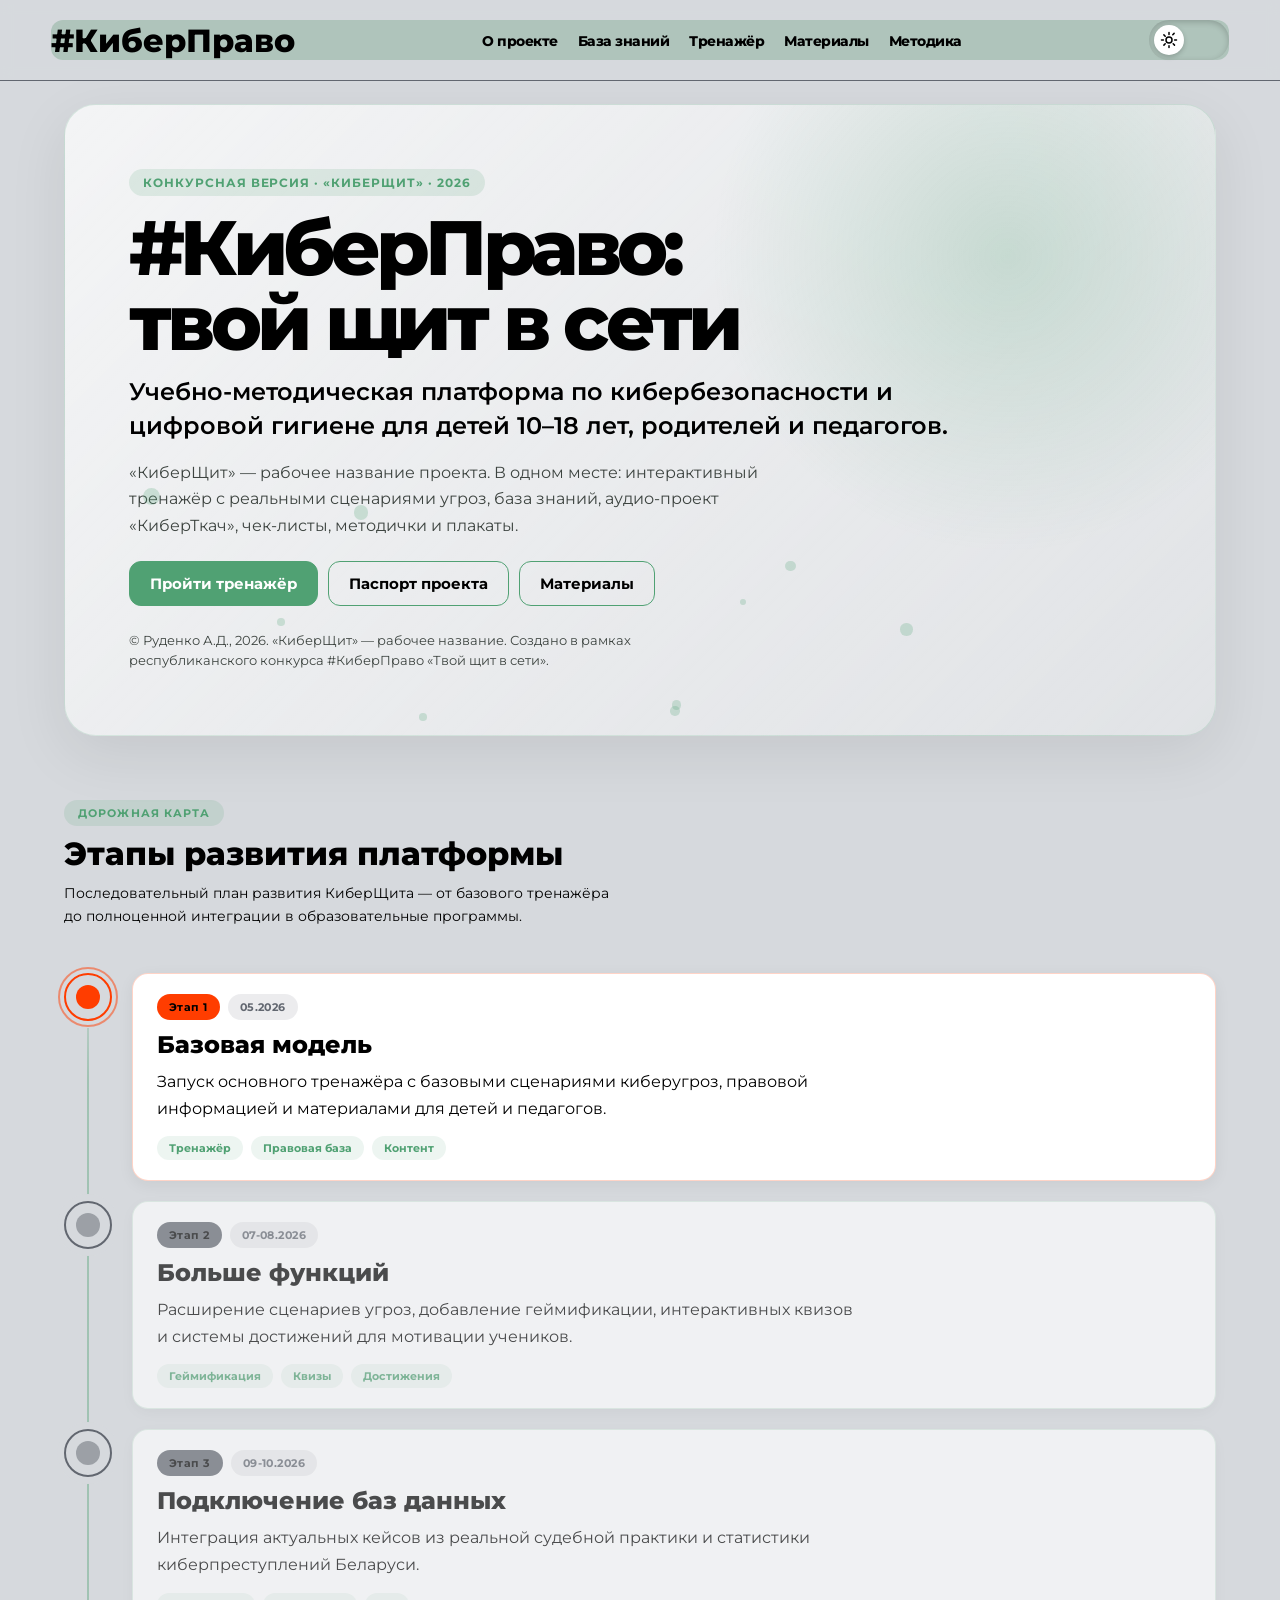
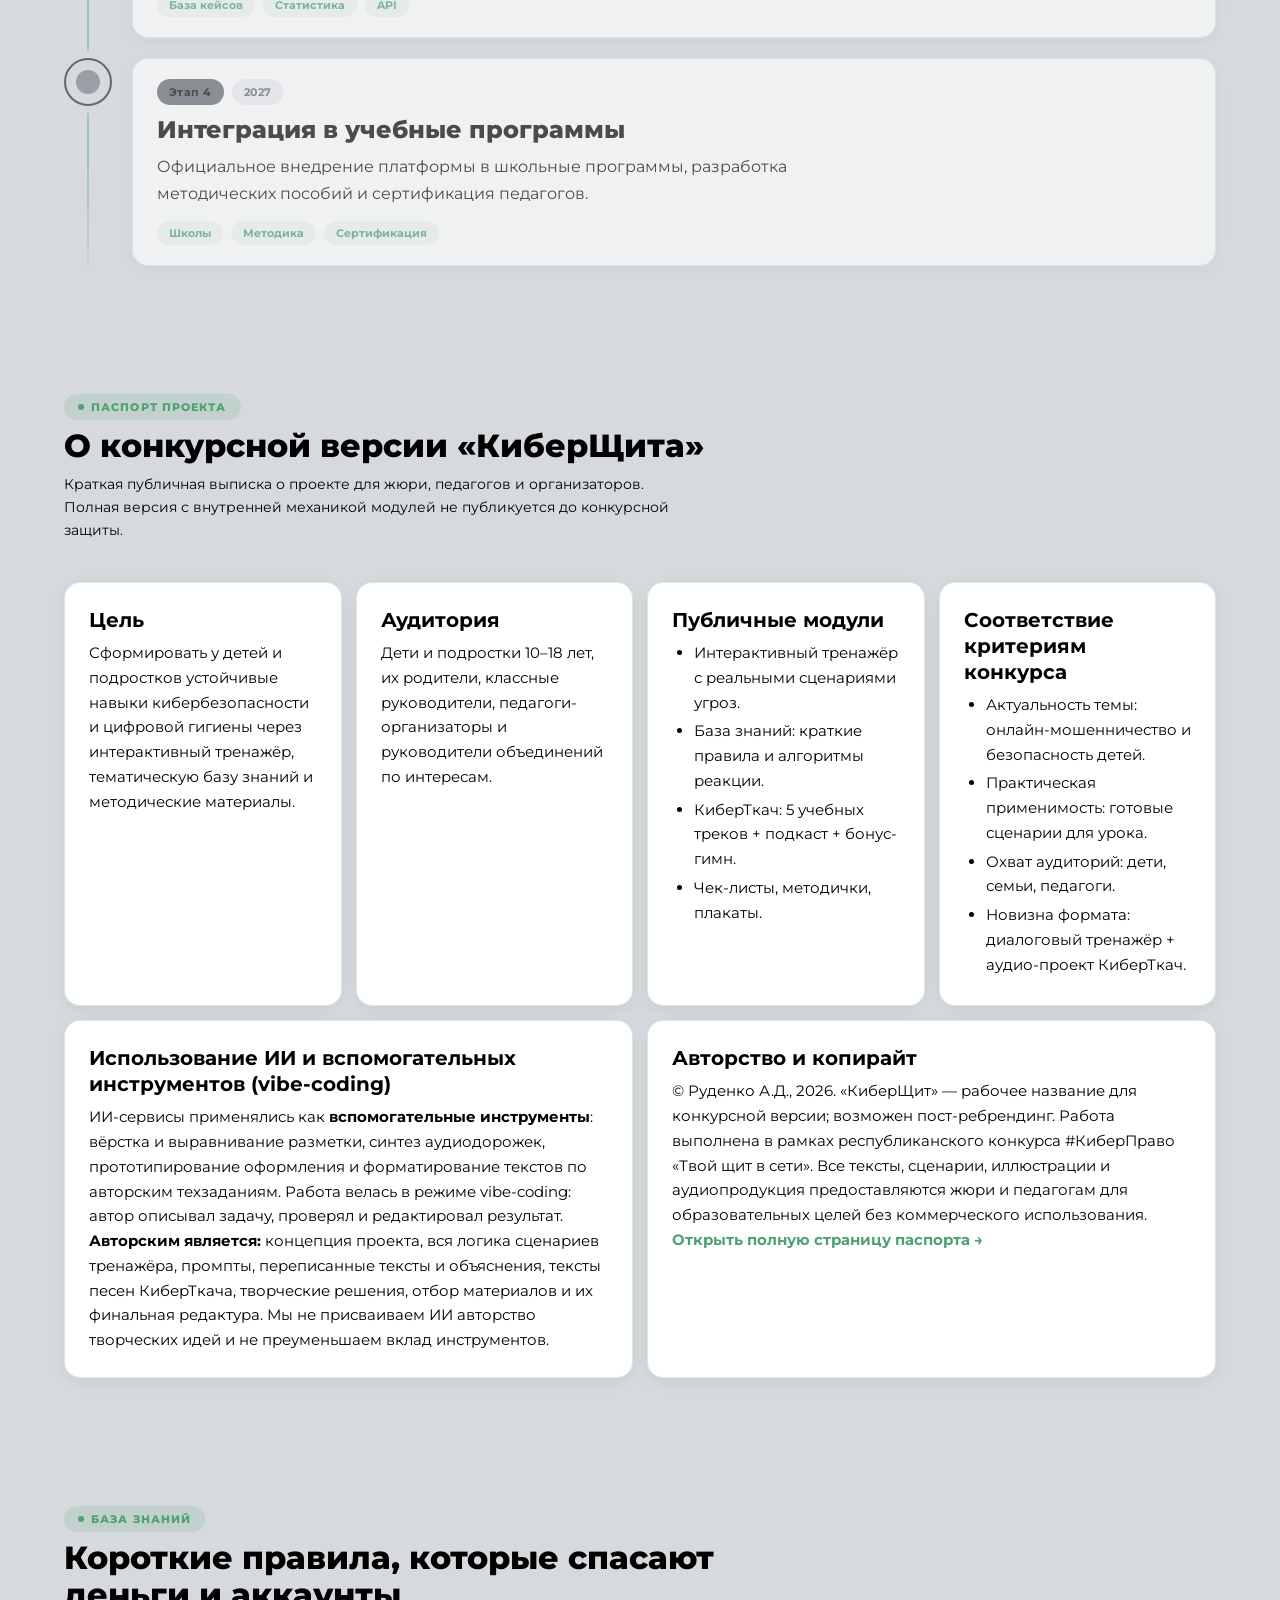
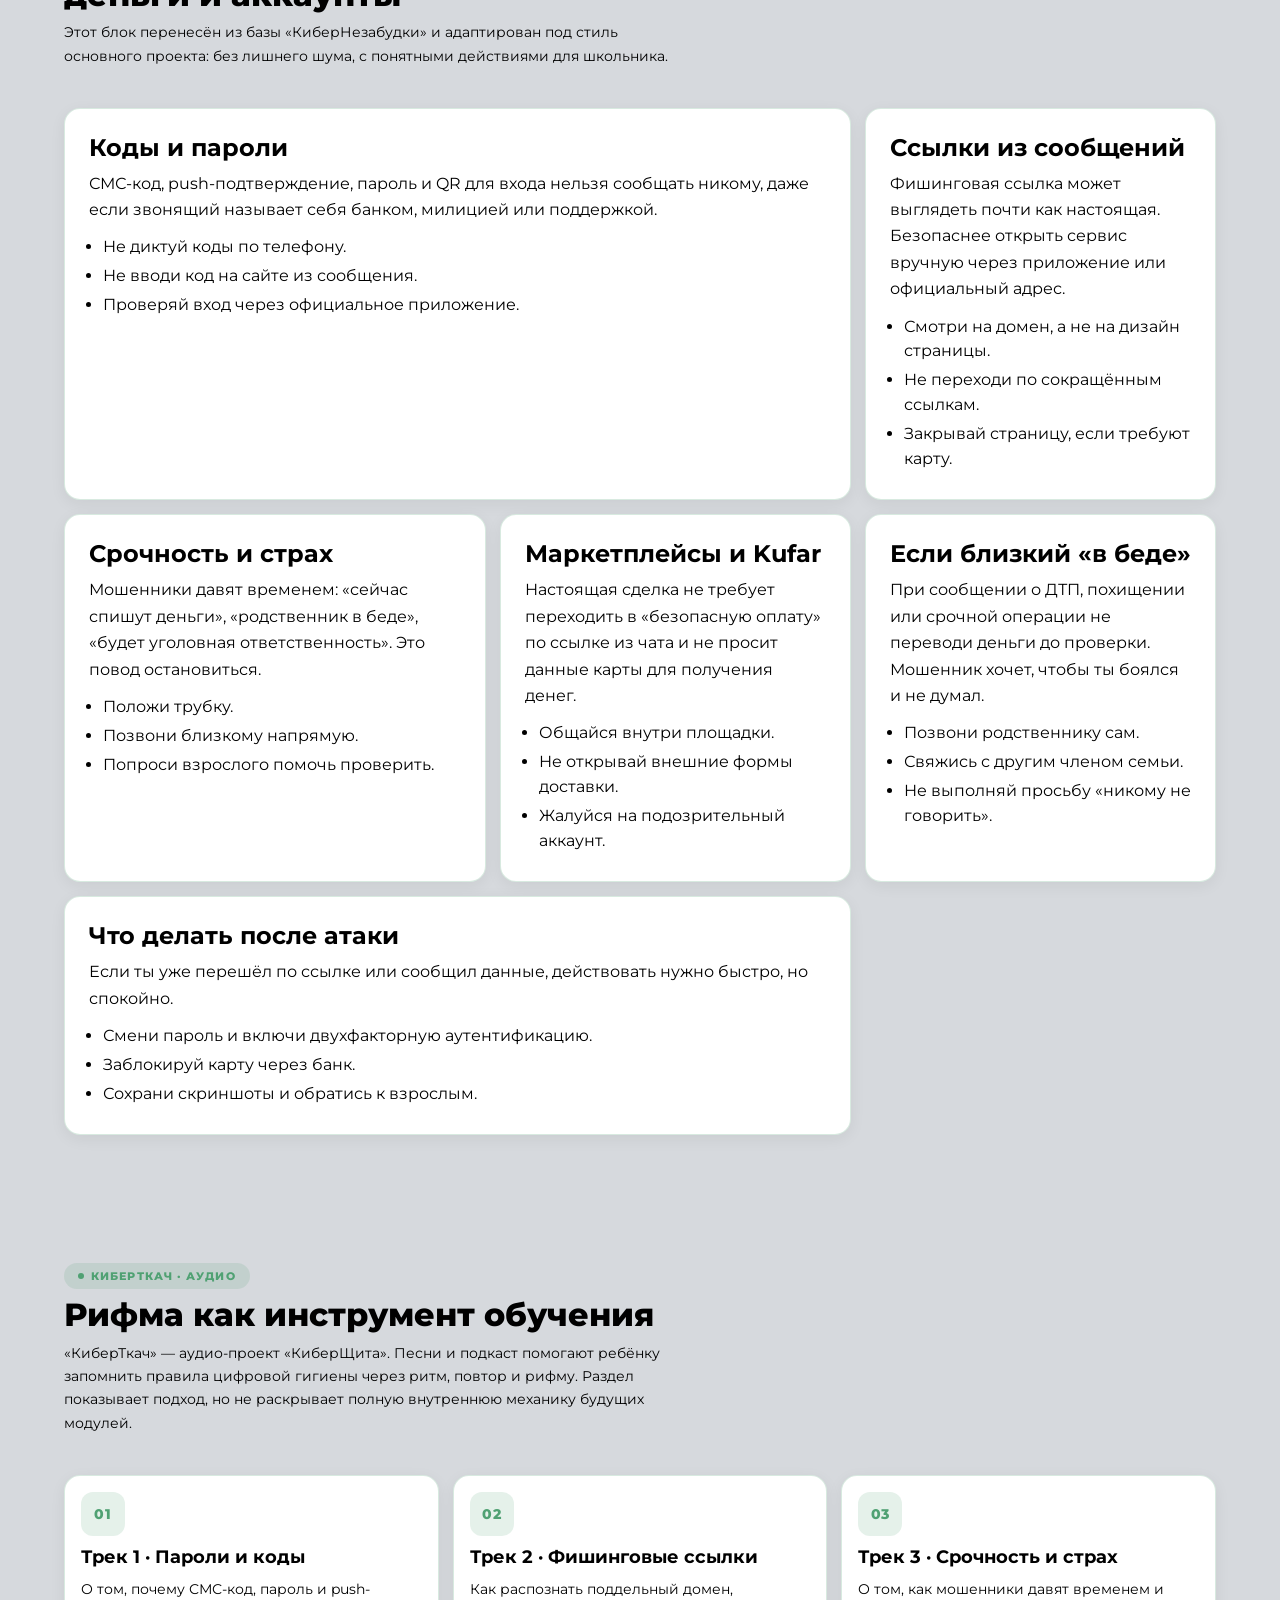
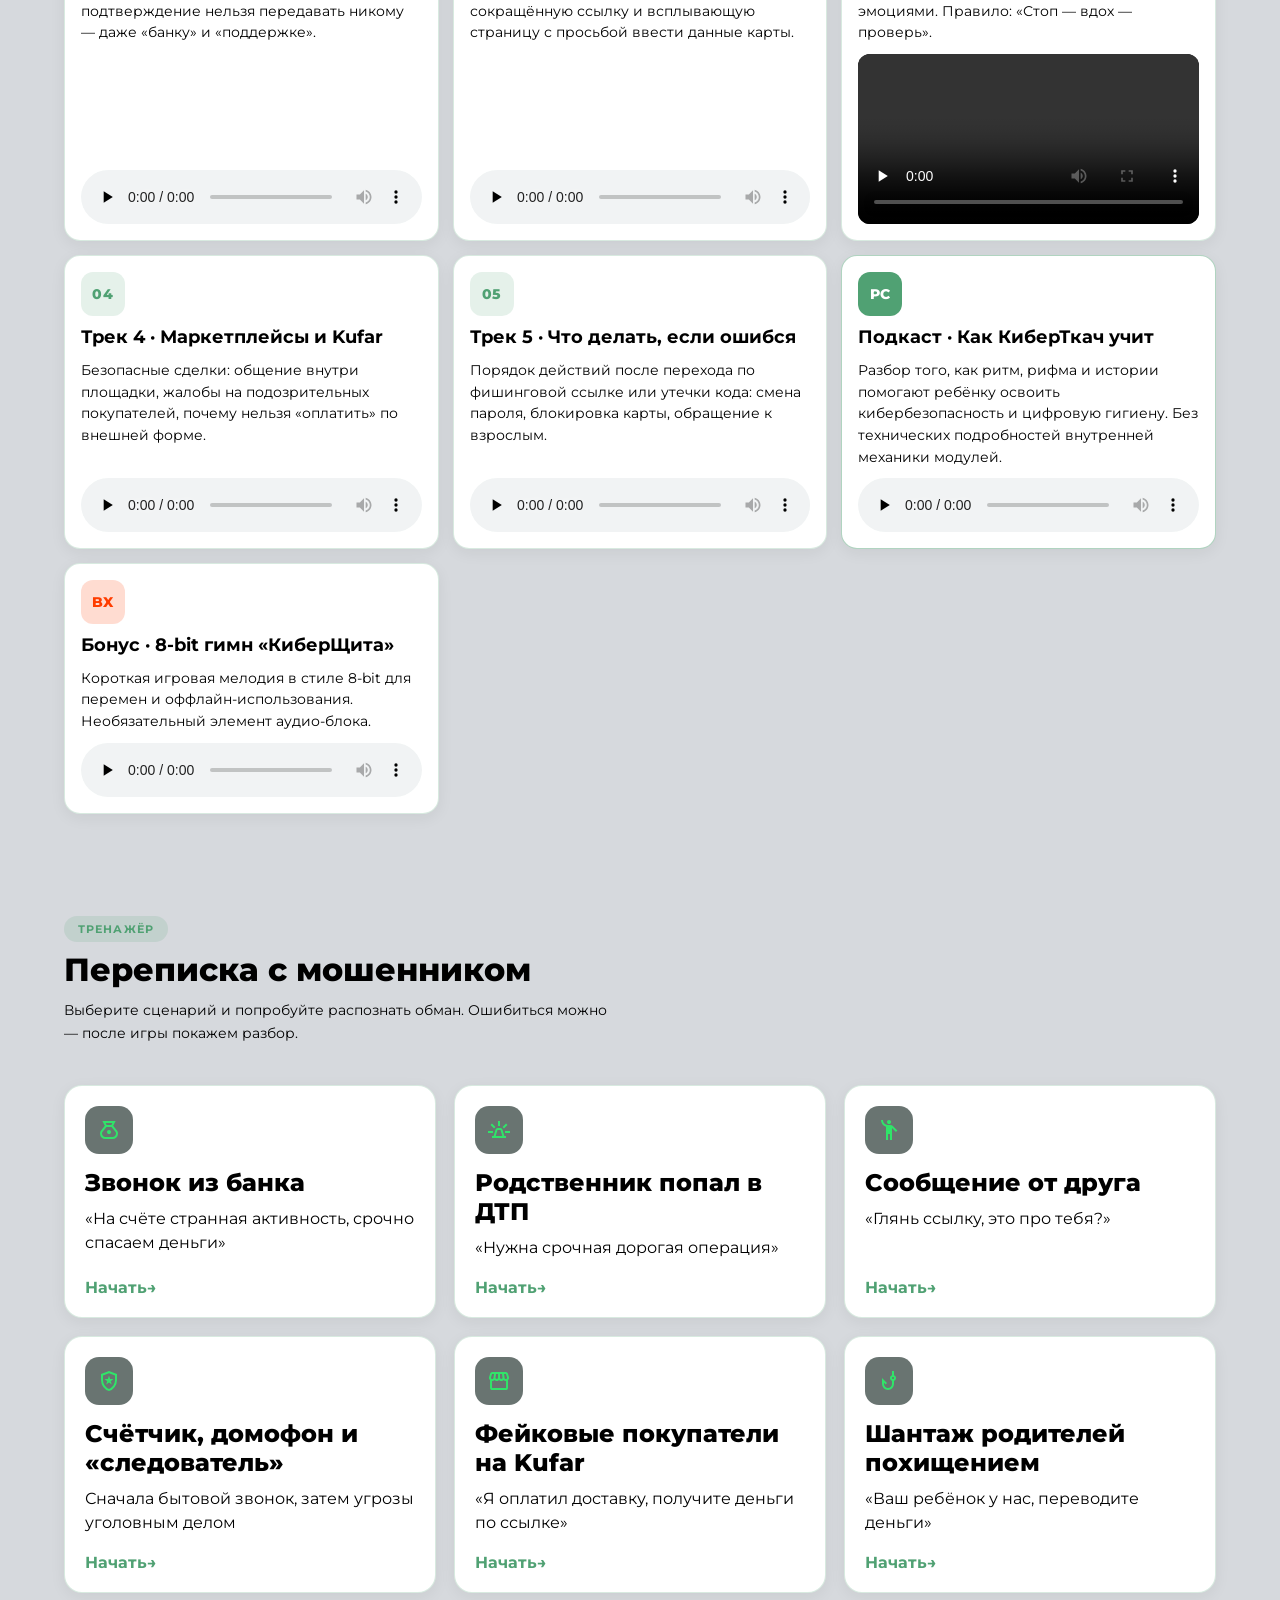
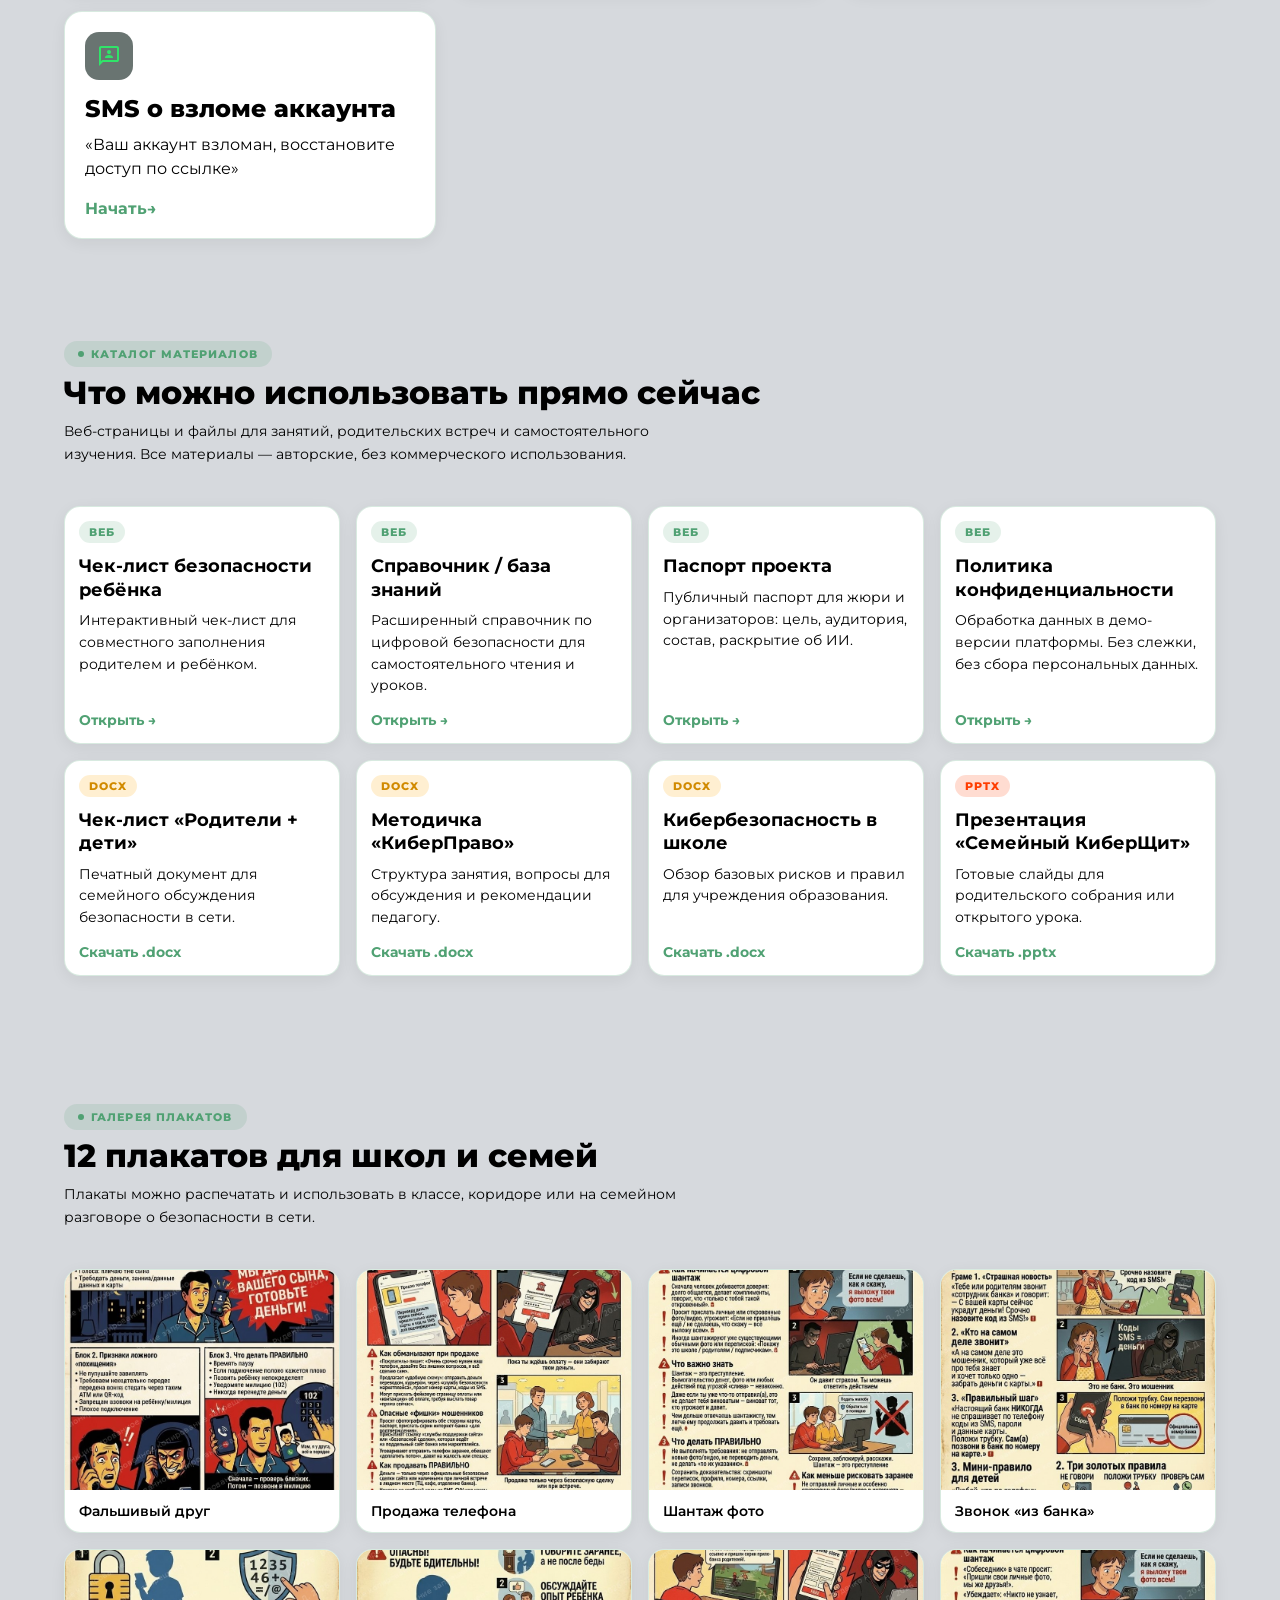
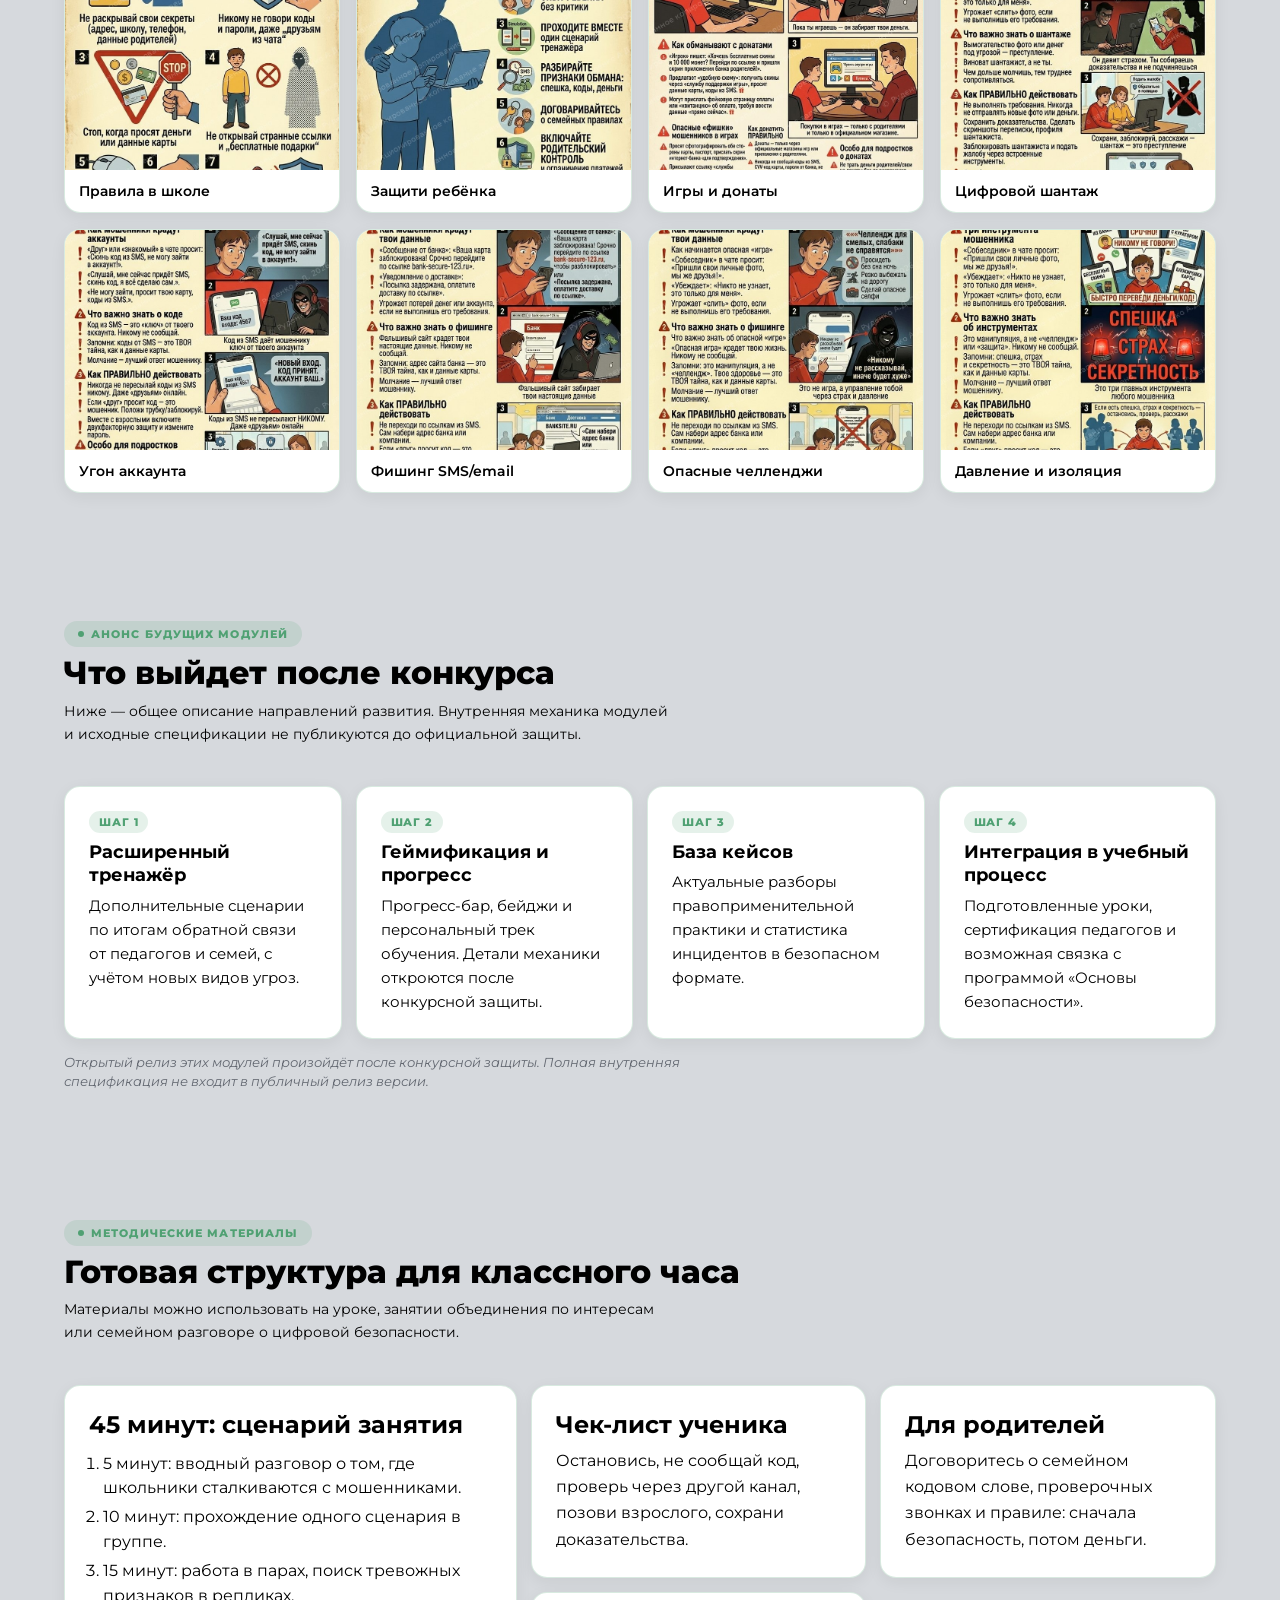
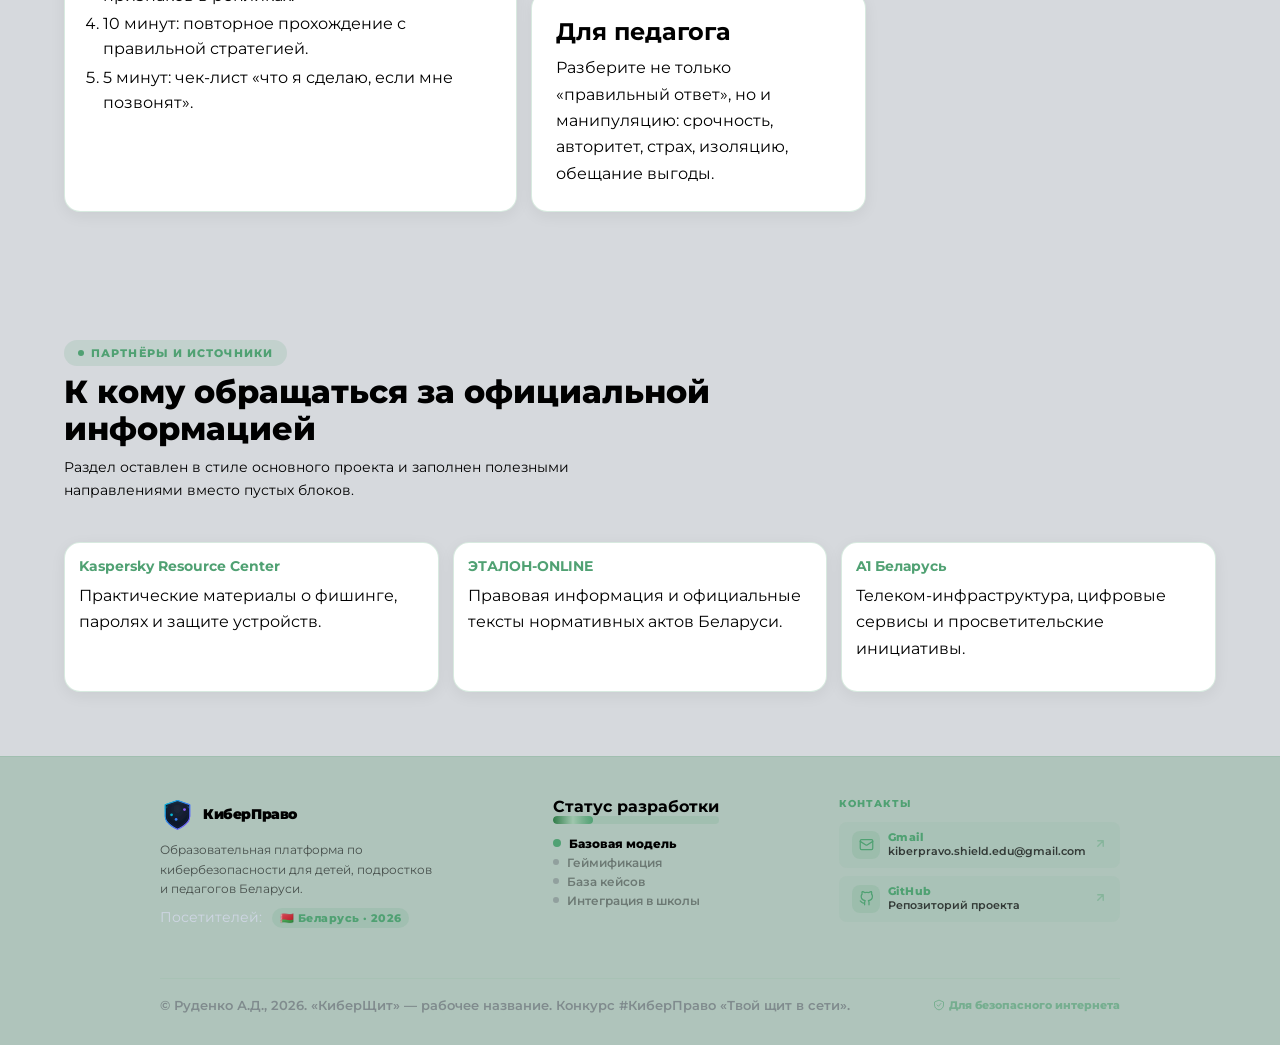
<file: index.html>
<!DOCTYPE html>
<html lang="ru">
<head>
    <meta charset="UTF-8">
    <meta name="viewport" content="width=device-width, initial-scale=1.0">
    <title>КиберЩит</title>
    <link rel="stylesheet" href="style.css">
    <meta name="description" content="#КиберПраво: твой щит в сети — учебно-методическая платформа «КиберЩит» по кибербезопасности и цифровой гигиене для детей 10–18 лет, родителей и педагогов. Тренажёр, база знаний, КиберТкач, методички и плакаты. Конкурсная версия 2026.">
    <meta name="keywords" content="КиберПраво, КиберЩит, КиберТкач, кибербезопасность, цифровая гигиена, фишинг, мошенничество, школьники, родители, педагоги, методические материалы, конкурс, Беларусь, Руденко">
    <meta name="author" content="Руденко А.Д.">
    <meta name="robots" content="index, follow">
    <meta name="theme-color" content="#50a173">
    <meta name="color-scheme" content="light dark">
    <meta name="application-name" content="КиберПраво">
    <meta name="format-detection" content="telephone=no">
    <link rel="icon" type="image/png" sizes="192x192" href="./favicon-192.png" />
    <link rel="icon" type="image/png" sizes="512x512" href="./favicon-512.png" />
    <link rel="apple-touch-icon" sizes="192x192" href="./favicon-192.png" />
    <meta name="theme-color" content="#151b2b">
    <meta property="og:title" content="#КиберПраво: твой щит в сети — «КиберЩит»">
    <meta property="og:description" content="Учебно-методическая платформа по кибербезопасности и цифровой гигиене для детей 10–18 лет, родителей и педагогов. Конкурсная версия 2026.">
    <meta property="og:type" content="website">
    <meta property="og:locale" content="ru_RU">
    <meta property="og:site_name" content="КиберПраво">
    <meta name="twitter:card" content="summary">
    <meta name="twitter:title" content="#КиберПраво: твой щит в сети — «КиберЩит»">
    <meta name="twitter:description" content="Тренажёр, КиберТкач, база знаний и методические материалы для детей, родителей и педагогов.">
    <link rel="stylesheet" href="https://cdnjs.cloudflare.com/ajax/libs/animate.css/4.1.1/animate.min.css">
</head>
<body id="body">
        <noscript>Без JavaScript тренажёр будет работать некорректно. Включите JavaScript</noscript>
        <header class="header" id="head">
            <div class="header__container">
                <nav class="header__nav">
                    <h1 class="title">#КиберПраво</h1>
                    <label class="theme-toggle" aria-label="Переключить тему">
                            <input type="checkbox" id="theme-checkbox">
                            <div class="toggle-decor"></div>
                            <div class="slider-knob">
                                <svg class="icon icon-sun" viewBox="0 0 24 24">
                <path d="M12 4.5V2m0 20v-2.5M2 12h2.5m15 0H22m-4.95-7.05l1.768-1.768M5.182 18.818l1.768-1.768m10.606 0l1.768 1.768M5.182 5.182l1.768 1.768M12 8a4 4 0 100 8 4 4 0 000-8z" stroke="currentColor" stroke-width="2" stroke-linecap="round" stroke-linejoin="round" fill="none"/>
                                </svg>
                                <svg class="icon icon-moon" viewBox="0 0 24 24">
                <path d="M21 12.79A9 9 0 1111.21 3 7 7 0 0021 12.79z" fill="currentColor"/>
                                </svg>
                            </div>
                        </label>
                        
                        <button class="burger" id="burger" aria-label="Открыть меню" aria-expanded="false">
                            <span></span>
                            <span></span>
                            <span></span>
                        </button>
                    <ul class="header__list">
                        <li class="header__list-item">
                            <a class="header__list-link" id="hero_link" href="#hero">О проекте</a>
                        </li>
                        <li class="header__list-item">
                            <a class="header__list-link" id="base_link" href="#base">База знаний</a>
                        </li>
                        <li class="header__list-item">
                            <a class="header__list-link" id="trainer_link" href="#trainer">Тренажёр</a>
                        </li>
                        <li class="header__list-item">
                            <a class="header__list-link" id="materials_link" href="#materials">Материалы</a>
                        </li>
                        <li class="header__list-item">
                            <a class="header__list-link" id="met_link" href="#met_mat">Методика</a>
                        </li>
                    </ul>
                </nav>
            </div>
        </header>
        <div class="menu-overlay" id="menuOverlay"></div>

        <main>
            <section id="main">
                <div class="hero_main hero_main--no-img wow animate__animated animate__fadeIn" data-wow-duration="1s" data-wow-delay="0s">
                    <div class="main_text" id="hero">
                        <span class="hero_eyebrow wow animate__animated animate__fadeInDown" data-wow-duration="0.8s" data-wow-delay="0.1s">Конкурсная версия · «КиберЩит» · 2026</span>
                        <h1 class="title_text wow animate__animated animate__fadeInUp" data-wow-duration="0.9s" data-wow-delay="0.18s">#КиберПраво: твой щит в сети</h1>
                        <p class="hero_text_sub wow animate__animated animate__fadeInUp" data-wow-duration="0.9s" data-wow-delay="0.32s">Учебно-методическая платформа по кибербезопасности и цифровой гигиене для детей 10–18 лет, родителей и педагогов.</p>
                        <p class="hero_text_ot wow animate__animated animate__fadeInUp" data-wow-duration="0.9s" data-wow-delay="0.44s">«КиберЩит» — рабочее название проекта. В одном месте: интерактивный тренажёр с реальными сценариями угроз, база знаний, аудио-проект «КиберТкач», чек-листы, методички и плакаты.</p>
                        <div class="hero_actions wow animate__animated animate__fadeInUp" data-wow-duration="0.9s" data-wow-delay="0.58s">
                            <a class="hero_btn hero_btn--primary" href="#trainer">Пройти тренажёр</a>
                            <a class="hero_btn hero_btn--ghost" href="#passport">Паспорт проекта</a>
                            <a class="hero_btn hero_btn--ghost" href="#materials">Материалы</a>
                        </div>
                        <p class="hero_copyright wow animate__animated animate__fadeIn" data-wow-duration="1.1s" data-wow-delay="0.72s">© Руденко А.Д., 2026. «КиберЩит» — рабочее название. Создано в рамках республиканского конкурса #КиберПраво «Твой щит в сети».</p>
                    </div>
                </div>
            </section>
            <section class="road_map" id="roadmap">
                <div class="road_map__header wow animate__animated animate__fadeInLeft" data-wow-duration="0.85s" data-wow-delay="0s">
                    <span class="road_map__eyebrow">Дорожная карта</span>
                    <h2 class="road_map__title">Этапы развития платформы</h2>
                    <p class="road_map__desc">Последовательный план развития КиберЩита — от базового тренажёра до полноценной интеграции в образовательные программы.</p>
                </div>
                <ol class="road_map__list">
                    <!-- Фаза 1 — выполнена -->
                    <li class="road_map__item is-active" data-rm-delay="0">
                        <div class="road_map__point circle_1"></div>
                        <article class="road_map__card">
                            <div class="road_map__meta">
                                <span class="road_map__phase">Этап 1</span>
                                <span class="road_map__date">05.2026</span>
                            </div>
                            <h3 class="road_map__item-title">Базовая модель</h3>
                            <p class="road_map__text">Запуск основного тренажёра с базовыми сценариями киберугроз, правовой информацией и материалами для детей и педагогов.</p>
                            <div class="road_map__tags">
                                <span class="road_map__tag">Тренажёр</span>
                                <span class="road_map__tag">Правовая база</span>
                                <span class="road_map__tag">Контент</span>
                            </div>
                        </article>
                    </li>
                    <!-- Фаза 2 — в процессе -->
                    <li class="road_map__item is-future" data-rm-delay="0.1">
                        <div class="road_map__point circle_2"></div>
                        <article class="road_map__card">
                            <div class="road_map__meta">
                                <span class="road_map__phase">Этап 2</span>
                                <span class="road_map__date">07-08.2026</span>
                            </div>
                            <h3 class="road_map__item-title">Больше функций</h3>
                            <p class="road_map__text">Расширение сценариев угроз, добавление геймификации, интерактивных квизов и системы достижений для мотивации учеников.</p>
                            <div class="road_map__tags">
                                <span class="road_map__tag">Геймификация</span>
                                <span class="road_map__tag">Квизы</span>
                                <span class="road_map__tag">Достижения</span>
                            </div>
                        </article>
                    </li>
                    <!-- Фаза 3 — запланирована -->
                    <li class="road_map__item is-future" data-rm-delay="0.2">
                        <div class="road_map__point circle_3"></div>
                        <article class="road_map__card">
                            <div class="road_map__meta">
                                <span class="road_map__phase">Этап 3</span>
                                <span class="road_map__date">09-10.2026</span>
                            </div>
                            <h3 class="road_map__item-title">Подключение баз данных</h3>
                            <p class="road_map__text">Интеграция актуальных кейсов из реальной судебной практики и статистики киберпреступлений Беларуси.</p>
                            <div class="road_map__tags">
                                <span class="road_map__tag">База кейсов</span>
                                <span class="road_map__tag">Статистика</span>
                                <span class="road_map__tag">API</span>
                            </div>
                        </article>
                    </li>
                    <!-- Фаза 4 — запланирована -->
                    <li class="road_map__item is-future" data-rm-delay="0.3">
                        <div class="road_map__point circle_4"></div>
                        <article class="road_map__card">
                            <div class="road_map__meta">
                                <span class="road_map__phase">Этап 4</span>
                                <span class="road_map__date">2027</span>
                            </div>
                            <h3 class="road_map__item-title">Интеграция в учебные программы</h3>
                            <p class="road_map__text">Официальное внедрение платформы в школьные программы, разработка методических пособий и сертификация педагогов.</p>
                            <div class="road_map__tags">
                                <span class="road_map__tag">Школы</span>
                                <span class="road_map__tag">Методика</span>
                                <span class="road_map__tag">Сертификация</span>
                            </div>
                        </article>
                    </li>
                </ol>
            </section>
            <section class="passport-section wow animate__animated animate__fadeIn" data-wow-duration="0.9s" data-wow-delay="0s" id="passport" aria-labelledby="passport-title">
                <div class="section-head wow animate__animated animate__fadeInLeft" data-wow-duration="0.85s" data-wow-delay="0s">
                    <span class="section-eyebrow">Паспорт проекта</span>
                    <h2 class="section-title" id="passport-title">О конкурсной версии «КиберЩита»</h2>
                    <p class="section-desc">Краткая публичная выписка о проекте для жюри, педагогов и организаторов. Полная версия с внутренней механикой модулей не публикуется до конкурсной защиты.</p>
                </div>
                <div class="passport-grid">
                    <article class="passport-card wow animate__animated animate__fadeInUp" data-wow-duration="0.75s" data-wow-delay="0s">
                        <h3>Цель</h3>
                        <p>Сформировать у детей и подростков устойчивые навыки кибербезопасности и цифровой гигиены через интерактивный тренажёр, тематическую базу знаний и методические материалы.</p>
                    </article>
                    <article class="passport-card wow animate__animated animate__fadeInUp" data-wow-duration="0.75s" data-wow-delay="0.12s">
                        <h3>Аудитория</h3>
                        <p>Дети и подростки 10–18 лет, их родители, классные руководители, педагоги-организаторы и руководители объединений по интересам.</p>
                    </article>
                    <article class="passport-card wow animate__animated animate__fadeInUp" data-wow-duration="0.75s" data-wow-delay="0.24s">
                        <h3>Публичные модули</h3>
                        <ul>
                            <li>Интерактивный тренажёр с реальными сценариями угроз.</li>
                            <li>База знаний: краткие правила и алгоритмы реакции.</li>
                            <li>КиберТкач: 5 учебных треков + подкаст + бонус-гимн.</li>
                            <li>Чек-листы, методички, плакаты.</li>
                        </ul>
                    </article>
                    <article class="passport-card wow animate__animated animate__fadeInUp" data-wow-duration="0.75s" data-wow-delay="0.36s">
                        <h3>Соответствие критериям конкурса</h3>
                        <ul>
                            <li>Актуальность темы: онлайн-мошенничество и безопасность детей.</li>
                            <li>Практическая применимость: готовые сценарии для урока.</li>
                            <li>Охват аудиторий: дети, семьи, педагоги.</li>
                            <li>Новизна формата: диалоговый тренажёр + аудио-проект КиберТкач.</li>
                        </ul>
                    </article>
                    <article class="passport-card passport-card--wide wow animate__animated animate__fadeInUp" data-wow-duration="0.75s" data-wow-delay="0.48s">
                        <h3>Использование ИИ и вспомогательных инструментов (vibe-coding)</h3>
                        <p>ИИ-сервисы применялись как <strong>вспомогательные инструменты</strong>: вёрстка и выравнивание разметки, синтез аудиодорожек, прототипирование оформления и форматирование текстов по авторским техзаданиям. Работа велась в режиме vibe-coding: автор описывал задачу, проверял и редактировал результат.</p>
                        <p><strong>Авторским является:</strong> концепция проекта, вся логика сценариев тренажёра, промпты, переписанные тексты и объяснения, тексты песен КиберТкача, творческие решения, отбор материалов и их финальная редактура. Мы не присваиваем ИИ авторство творческих идей и не преуменьшаем вклад инструментов.</p>
                    </article>
                    <article class="passport-card passport-card--wide wow animate__animated animate__fadeInUp" data-wow-duration="0.75s" data-wow-delay="0.6s">
                        <h3>Авторство и копирайт</h3>
                        <p>© Руденко А.Д., 2026. «КиберЩит» — рабочее название для конкурсной версии; возможен пост-ребрендинг. Работа выполнена в рамках республиканского конкурса #КиберПраво «Твой щит в сети». Все тексты, сценарии, иллюстрации и аудиопродукция предоставляются жюри и педагогам для образовательных целей без коммерческого использования.</p>
                        <p class="passport-link"><a href="pages/project-passport.html">Открыть полную страницу паспорта →</a></p>
                    </article>
                </div>
            </section>
            <section class="knowledge-section" id="base" aria-labelledby="base-title">
                <div class="section-head wow animate__animated animate__fadeInLeft" data-wow-duration="0.85s" data-wow-delay="0s">
                    <span class="section-eyebrow">База знаний</span>
                    <h2 class="section-title" id="base-title">Короткие правила, которые спасают деньги и аккаунты</h2>
                    <p class="section-desc">Этот блок перенесён из базы «КиберНезабудки» и адаптирован под стиль основного проекта: без лишнего шума, с понятными действиями для школьника.</p>
                </div>
                <div class="knowledge-grid">
                    <article class="knowledge-card wow animate__animated animate__fadeInUp" data-wow-duration="0.75s" data-wow-delay="0s">
                        <h3>Коды и пароли</h3>
                        <p>СМС-код, push-подтверждение, пароль и QR для входа нельзя сообщать никому, даже если звонящий называет себя банком, милицией или поддержкой.</p>
                        <ul>
                            <li>Не диктуй коды по телефону.</li>
                            <li>Не вводи код на сайте из сообщения.</li>
                            <li>Проверяй вход через официальное приложение.</li>
                        </ul>
                    </article>
                    <article class="knowledge-card wow animate__animated animate__fadeInUp" data-wow-duration="0.75s" data-wow-delay="0.12s">
                        <h3>Ссылки из сообщений</h3>
                        <p>Фишинговая ссылка может выглядеть почти как настоящая. Безопаснее открыть сервис вручную через приложение или официальный адрес.</p>
                        <ul>
                            <li>Смотри на домен, а не на дизайн страницы.</li>
                            <li>Не переходи по сокращённым ссылкам.</li>
                            <li>Закрывай страницу, если требуют карту.</li>
                        </ul>
                    </article>
                    <article class="knowledge-card wow animate__animated animate__fadeInUp" data-wow-duration="0.75s" data-wow-delay="0.24s">
                        <h3>Срочность и страх</h3>
                        <p>Мошенники давят временем: «сейчас спишут деньги», «родственник в беде», «будет уголовная ответственность». Это повод остановиться.</p>
                        <ul>
                            <li>Положи трубку.</li>
                            <li>Позвони близкому напрямую.</li>
                            <li>Попроси взрослого помочь проверить.</li>
                        </ul>
                    </article>
                    <article class="knowledge-card wow animate__animated animate__fadeInUp" data-wow-duration="0.75s" data-wow-delay="0s">
                        <h3>Маркетплейсы и Kufar</h3>
                        <p>Настоящая сделка не требует переходить в «безопасную оплату» по ссылке из чата и не просит данные карты для получения денег.</p>
                        <ul>
                            <li>Общайся внутри площадки.</li>
                            <li>Не открывай внешние формы доставки.</li>
                            <li>Жалуйся на подозрительный аккаунт.</li>
                        </ul>
                    </article>
                    <article class="knowledge-card wow animate__animated animate__fadeInUp" data-wow-duration="0.75s" data-wow-delay="0.12s">
                        <h3>Если близкий «в беде»</h3>
                        <p>При сообщении о ДТП, похищении или срочной операции не переводи деньги до проверки. Мошенник хочет, чтобы ты боялся и не думал.</p>
                        <ul>
                            <li>Позвони родственнику сам.</li>
                            <li>Свяжись с другим членом семьи.</li>
                            <li>Не выполняй просьбу «никому не говорить».</li>
                        </ul>
                    </article>
                    <article class="knowledge-card wow animate__animated animate__fadeInUp" data-wow-duration="0.75s" data-wow-delay="0.24s">
                        <h3>Что делать после атаки</h3>
                        <p>Если ты уже перешёл по ссылке или сообщил данные, действовать нужно быстро, но спокойно.</p>
                        <ul>
                            <li>Смени пароль и включи двухфакторную аутентификацию.</li>
                            <li>Заблокируй карту через банк.</li>
                            <li>Сохрани скриншоты и обратись к взрослым.</li>
                        </ul>
                    </article>
                </div>
            </section>
            <section class="kibertkach-section wow animate__animated animate__fadeIn" data-wow-duration="0.9s" data-wow-delay="0s" id="kibertkach" aria-labelledby="tkach-title">
                <div class="section-head wow animate__animated animate__fadeInLeft" data-wow-duration="0.85s" data-wow-delay="0s">
                    <span class="section-eyebrow">КиберТкач · аудио</span>
                    <h2 class="section-title" id="tkach-title">Рифма как инструмент обучения</h2>
                    <p class="section-desc">«КиберТкач» — аудио-проект «КиберЩита». Песни и подкаст помогают ребёнку запомнить правила цифровой гигиены через ритм, повтор и рифму. Раздел показывает подход, но не раскрывает полную внутреннюю механику будущих модулей.</p>
                </div>
                <div class="tkach-grid">
                    <article class="tkach-card">
                        <span class="tkach-num">01</span>
                        <h3>Трек 1 · Пароли и коды</h3>
                        <p>О том, почему СМС-код, пароль и push-подтверждение нельзя передавать никому — даже «банку» и «поддержке».</p>
                        <audio controls preload="none" src="assets/audio/kibertkach-track-1.mp3"></audio>
                    </article>
                    <article class="tkach-card">
                        <span class="tkach-num">02</span>
                        <h3>Трек 2 · Фишинговые ссылки</h3>
                        <p>Как распознать поддельный домен, сокращённую ссылку и всплывающую страницу с просьбой ввести данные карты.</p>
                        <audio controls preload="none" src="assets/audio/kibertkach-track-2.mp3"></audio>
                    </article>
                    <article class="tkach-card">
                        <span class="tkach-num">03</span>
                        <h3>Трек 3 · Срочность и страх</h3>
                        <p>О том, как мошенники давят временем и эмоциями. Правило: «Стоп — вдох — проверь».</p>
                        <div class="tkach-video">
                            <video controls preload="none" src="assets/video/cybershield-turtle.mp4">
                                Ваш браузер не поддерживает видео.
                            </video>
                        </div>
                    </article>
                    <article class="tkach-card">
                        <span class="tkach-num">04</span>
                        <h3>Трек 4 · Маркетплейсы и Kufar</h3>
                        <p>Безопасные сделки: общение внутри площадки, жалобы на подозрительных покупателей, почему нельзя «оплатить» по внешней форме.</p>
                        <audio controls preload="none" src="assets/audio/kibertkach-track-4.mp3"></audio>
                    </article>
                    <article class="tkach-card">
                        <span class="tkach-num">05</span>
                        <h3>Трек 5 · Что делать, если ошибся</h3>
                        <p>Порядок действий после перехода по фишинговой ссылке или утечки кода: смена пароля, блокировка карты, обращение к взрослым.</p>
                        <audio controls preload="none" src="assets/audio/kibertkach-track-5.mp3"></audio>
                    </article>
                    <article class="tkach-card tkach-card--podcast">
                        <span class="tkach-num">PC</span>
                        <h3>Подкаст · Как КиберТкач учит</h3>
                        <p>Разбор того, как ритм, рифма и истории помогают ребёнку освоить кибербезопасность и цифровую гигиену. Без технических подробностей внутренней механики модулей.</p>
                        <audio controls preload="none" src="assets/podcast/kibertkach-podcast.m4a"></audio>
                    </article>
                    <article class="tkach-card tkach-card--bonus">
                        <span class="tkach-num">BX</span>
                        <h3>Бонус · 8-bit гимн «КиберЩита»</h3>
                        <p>Короткая игровая мелодия в стиле 8-bit для перемен и оффлайн-использования. Необязательный элемент аудио-блока.</p>
                        <audio controls preload="none" src="assets/audio/kibershield-8bit-hymn.mp3"></audio>
                    </article>
                </div>
            </section>
            <section id="trainer" class="wow animate__animated animate__fadeIn" data-wow-duration="0.9s" data-wow-delay="0s" aria-label="Интерактивный тренажёр">
            </section>
            <section class="materials-section wow animate__animated animate__fadeIn" data-wow-duration="0.9s" data-wow-delay="0s" id="materials" aria-labelledby="materials-title">
                <div class="section-head wow animate__animated animate__fadeInLeft" data-wow-duration="0.85s" data-wow-delay="0s">
                    <span class="section-eyebrow">Каталог материалов</span>
                    <h2 class="section-title" id="materials-title">Что можно использовать прямо сейчас</h2>
                    <p class="section-desc">Веб-страницы и файлы для занятий, родительских встреч и самостоятельного изучения. Все материалы — авторские, без коммерческого использования.</p>
                </div>
                <div class="materials-grid">
                    <a class="material-card material-card--web wow animate__animated animate__fadeInUp" data-wow-duration="0.75s" data-wow-delay="0s" href="pages/checklist.html">
                        <span class="material-tag">Веб</span>
                        <h3>Чек-лист безопасности ребёнка</h3>
                        <p>Интерактивный чек-лист для совместного заполнения родителем и ребёнком.</p>
                        <span class="material-cta">Открыть →</span>
                    </a>
                    <a class="material-card material-card--web wow animate__animated animate__fadeInUp" data-wow-duration="0.75s" data-wow-delay="0.1s" href="pages/spravochnik.html">
                        <span class="material-tag">Веб</span>
                        <h3>Справочник / база знаний</h3>
                        <p>Расширенный справочник по цифровой безопасности для самостоятельного чтения и уроков.</p>
                        <span class="material-cta">Открыть →</span>
                    </a>
                    <a class="material-card material-card--web wow animate__animated animate__fadeInUp" data-wow-duration="0.75s" data-wow-delay="0.15s" href="pages/project-passport.html">
                        <span class="material-tag">Веб</span>
                        <h3>Паспорт проекта</h3>
                        <p>Публичный паспорт для жюри и организаторов: цель, аудитория, состав, раскрытие об ИИ.</p>
                        <span class="material-cta">Открыть →</span>
                    </a>
                    <a class="material-card material-card--web wow animate__animated animate__fadeInUp" data-wow-duration="0.75s" data-wow-delay="0.1s" href="pages/privacy.html">
                        <span class="material-tag">Веб</span>
                        <h3>Политика конфиденциальности</h3>
                        <p>Обработка данных в демо-версии платформы. Без слежки, без сбора персональных данных.</p>
                        <span class="material-cta">Открыть →</span>
                    </a>
                    <a class="material-card material-card--doc wow animate__animated animate__fadeInUp" data-wow-duration="0.75s" data-wow-delay="0.2s" href="assets/docs/checklist-parents-kids.docx" download>
                        <span class="material-tag">DOCX</span>
                        <h3>Чек-лист «Родители + дети»</h3>
                        <p>Печатный документ для семейного обсуждения безопасности в сети.</p>
                        <span class="material-cta">Скачать .docx</span>
                    </a>
                    <a class="material-card material-card--doc wow animate__animated animate__fadeInUp" data-wow-duration="0.75s" data-wow-delay="0.15s" href="assets/docs/metodichka-kiberpravo.docx" download>
                        <span class="material-tag">DOCX</span>
                        <h3>Методичка «КиберПраво»</h3>
                        <p>Структура занятия, вопросы для обсуждения и рекомендации педагогу.</p>
                        <span class="material-cta">Скачать .docx</span>
                    </a>
                    <a class="material-card material-card--doc wow animate__animated animate__fadeInUp" data-wow-duration="0.75s" data-wow-delay="0.22s" href="assets/docs/kiberbezopasnost-shkola.docx" download>
                        <span class="material-tag">DOCX</span>
                        <h3>Кибербезопасность в школе</h3>
                        <p>Обзор базовых рисков и правил для учреждения образования.</p>
                        <span class="material-cta">Скачать .docx</span>
                    </a>
                    <a class="material-card material-card--ppt wow animate__animated animate__fadeInUp" data-wow-duration="0.75s" data-wow-delay="0.15s" href="assets/presentations/family-cybershield.pptx" download>
                        <span class="material-tag">PPTX</span>
                        <h3>Презентация «Семейный КиберЩит»</h3>
                        <p>Готовые слайды для родительского собрания или открытого урока.</p>
                        <span class="material-cta">Скачать .pptx</span>
                    </a>
                </div>
            </section>
            <section class="posters-section wow animate__animated animate__fadeIn" data-wow-duration="0.9s" data-wow-delay="0s" id="posters" aria-labelledby="posters-title">
                <div class="section-head wow animate__animated animate__fadeInLeft" data-wow-duration="0.85s" data-wow-delay="0s">
                    <span class="section-eyebrow">Галерея плакатов</span>
                    <h2 class="section-title" id="posters-title">12 плакатов для школ и семей</h2>
                    <p class="section-desc">Плакаты можно распечатать и использовать в классе, коридоре или на семейном разговоре о безопасности в сети.</p>
                </div>
                <ul class="poster-grid">
                    <li><figure class="poster"><img src="assets/posters/poster-03-fake-friend.jpg" alt="Плакат: «Друг» в сети просит перевести деньги — проверь вторым каналом" loading="lazy"><figcaption>Фальшивый друг</figcaption></figure></li>
                    <li><figure class="poster"><img src="assets/posters/poster-04-sell-phone.jpg" alt="Плакат о безопасной продаже телефона на маркетплейсе без перехода по внешним ссылкам" loading="lazy"><figcaption>Продажа телефона</figcaption></figure></li>
                    <li><figure class="poster"><img src="assets/posters/poster-05-photo-blackmail.jpg" alt="Плакат: шантаж фотографией в интернете — не плати, обратись к взрослым" loading="lazy"><figcaption>Шантаж фото</figcaption></figure></li>
                    <li><figure class="poster"><img src="assets/posters/poster-06-bank-call.jpg" alt="Плакат: звонок «из банка» с просьбой назвать код — классическая схема мошенников" loading="lazy"><figcaption>Звонок «из банка»</figcaption></figure></li>
                    <li><figure class="poster"><img src="assets/posters/poster-09-school-rules.jpg" alt="Плакат: школьные правила безопасного поведения в сети" loading="lazy"><figcaption>Правила в школе</figcaption></figure></li>
                    <li><figure class="poster"><img src="assets/posters/poster-10-protect-child.jpg" alt="Плакат для родителей о защите ребёнка в интернете" loading="lazy"><figcaption>Защити ребёнка</figcaption></figure></li>
                    <li><figure class="poster"><img src="assets/posters/poster-11-games-donations.jpg" alt="Плакат: донаты и «бесплатные» бонусы в играх — правила безопасности" loading="lazy"><figcaption>Игры и донаты</figcaption></figure></li>
                    <li><figure class="poster"><img src="assets/posters/poster-12-digital-blackmail.jpg" alt="Плакат: цифровой шантаж и угрозы в мессенджерах" loading="lazy"><figcaption>Цифровой шантаж</figcaption></figure></li>
                    <li><figure class="poster"><img src="assets/posters/poster-13-account-hijack.jpg" alt="Плакат: перехват аккаунта в социальных сетях — пароль и 2FA" loading="lazy"><figcaption>Угон аккаунта</figcaption></figure></li>
                    <li><figure class="poster"><img src="assets/posters/poster-16-phishing-sms-email.jpg" alt="Плакат: фишинговые SMS и письма — как распознать подделку" loading="lazy"><figcaption>Фишинг SMS/email</figcaption></figure></li>
                    <li><figure class="poster"><img src="assets/posters/poster-17-dangerous-challenges.jpg" alt="Плакат: опасные челленджи в сети и риски для здоровья" loading="lazy"><figcaption>Опасные челленджи</figcaption></figure></li>
                    <li><figure class="poster"><img src="assets/posters/poster-19-pressure-scenario.jpg" alt="Плакат: сценарии психологического давления в сети — как реагировать" loading="lazy"><figcaption>Давление и изоляция</figcaption></figure></li>
                </ul>
            </section>
            <section class="future-section wow animate__animated animate__fadeIn" data-wow-duration="0.9s" data-wow-delay="0s" id="future" aria-labelledby="future-title">
                <div class="section-head wow animate__animated animate__fadeInLeft" data-wow-duration="0.85s" data-wow-delay="0s">
                    <span class="section-eyebrow">Анонс будущих модулей</span>
                    <h2 class="section-title" id="future-title">Что выйдет после конкурса</h2>
                    <p class="section-desc">Ниже — общее описание направлений развития. Внутренняя механика модулей и исходные спецификации не публикуются до официальной защиты.</p>
                </div>
                <div class="future-grid">
                    <article class="future-card">
                        <span class="future-step">Шаг 1</span>
                        <h3>Расширенный тренажёр</h3>
                        <p>Дополнительные сценарии по итогам обратной связи от педагогов и семей, с учётом новых видов угроз.</p>
                    </article>
                    <article class="future-card">
                        <span class="future-step">Шаг 2</span>
                        <h3>Геймификация и прогресс</h3>
                        <p>Прогресс-бар, бейджи и персональный трек обучения. Детали механики откроются после конкурсной защиты.</p>
                    </article>
                    <article class="future-card">
                        <span class="future-step">Шаг 3</span>
                        <h3>База кейсов</h3>
                        <p>Актуальные разборы правоприменительной практики и статистика инцидентов в безопасном формате.</p>
                    </article>
                    <article class="future-card">
                        <span class="future-step">Шаг 4</span>
                        <h3>Интеграция в учебный процесс</h3>
                        <p>Подготовленные уроки, сертификация педагогов и возможная связка с программой «Основы безопасности».</p>
                    </article>
                </div>
                <p class="future-note">Открытый релиз этих модулей произойдёт после конкурсной защиты. Полная внутренняя спецификация не входит в публичный релиз версии.</p>
            </section>
            <section class="methods-section" id="met_mat" aria-labelledby="met-title">
                <div class="section-head wow animate__animated animate__fadeInLeft" data-wow-duration="0.85s" data-wow-delay="0s">
                    <span class="section-eyebrow">Методические материалы</span>
                    <h2 class="section-title" id="met-title">Готовая структура для классного часа</h2>
                    <p class="section-desc">Материалы можно использовать на уроке, занятии объединения по интересам или семейном разговоре о цифровой безопасности.</p>
                </div>
                <div class="method-layout">
                    <article class="method-card method-card--wide wow animate__animated animate__zoomIn" data-wow-duration="0.75s" data-wow-delay="0s">
                        <h3>45 минут: сценарий занятия</h3>
                        <ol>
                            <li>5 минут: вводный разговор о том, где школьники сталкиваются с мошенниками.</li>
                            <li>10 минут: прохождение одного сценария в группе.</li>
                            <li>15 минут: работа в парах, поиск тревожных признаков в репликах.</li>
                            <li>10 минут: повторное прохождение с правильной стратегией.</li>
                            <li>5 минут: чек-лист «что я сделаю, если мне позвонят».</li>
                        </ol>
                    </article>
                    <article class="method-card wow animate__animated animate__zoomIn" data-wow-duration="0.75s" data-wow-delay="0s">
                        <h3>Чек-лист ученика</h3>
                        <p>Остановись, не сообщай код, проверь через другой канал, позови взрослого, сохрани доказательства.</p>
                    </article>
                    <article class="method-card wow animate__animated animate__zoomIn" data-wow-duration="0.75s" data-wow-delay="0.12s">
                        <h3>Для родителей</h3>
                        <p>Договоритесь о семейном кодовом слове, проверочных звонках и правиле: сначала безопасность, потом деньги.</p>
                    </article>
                    <article class="method-card wow animate__animated animate__zoomIn" data-wow-duration="0.75s" data-wow-delay="0.24s">
                        <h3>Для педагога</h3>
                        <p>Разберите не только «правильный ответ», но и манипуляцию: срочность, авторитет, страх, изоляцию, обещание выгоды.</p>
                    </article>
                </div>
            </section>
            <section class="sponsors" id="sponsors">
                <div class="section-head wow animate__animated animate__fadeInLeft" data-wow-duration="0.85s" data-wow-delay="0s">
                    <span class="section-eyebrow">Партнёры и источники</span>
                    <h2 class="section-title">К кому обращаться за официальной информацией</h2>
                    <p class="section-desc">Раздел оставлен в стиле основного проекта и заполнен полезными направлениями вместо пустых блоков.</p>
                </div>
                <div class="sponsor-grid">
                    <a class="sponsor-card wow animate__animated animate__fadeInUp" data-wow-duration="0.75s" data-wow-delay="0s" href="https://www.kaspersky.ru/resource-center" target="_blank" rel="noopener noreferrer">
                        <strong>Kaspersky Resource Center</strong>
                        <span>Практические материалы о фишинге, паролях и защите устройств.</span>
                    </a>
                    <a class="sponsor-card wow animate__animated animate__fadeInUp" data-wow-duration="0.75s" data-wow-delay="0.15s" href="https://etalonline.by/" target="_blank" rel="noopener noreferrer">
                        <strong>ЭТАЛОН-ONLINE</strong>
                        <span>Правовая информация и официальные тексты нормативных актов Беларуси.</span>
                    </a>
                    <a class="sponsor-card wow animate__animated animate__fadeInUp" data-wow-duration="0.75s" data-wow-delay="0.3s" href="https://www.a1.by/" target="_blank" rel="noopener noreferrer">
                        <strong>A1 Беларусь</strong>
                        <span>Телеком-инфраструктура, цифровые сервисы и просветительские инициативы.</span>
                    </a>
                </div>

            </section>
            <div id="loader_body">
                <span class="loader"></span>
            </div>
        </main>
        
        <footer class="site-footer">
            <div class="footer-inner wow animate__animated animate__fadeInUp" data-wow-duration="0.85s" data-wow-delay="0s">
        
        
            <div class="footer-brand">
            <div class="footer-brand__logo">
                <svg viewBox="0 0 100 100" width="35" height="35" xmlns="http://www.w3.org/2000/svg" role="img" aria-labelledby="logoTitle logoDesc">
  <title id="logoTitle">Анимированный логотип КиберЩит</title>
  <desc id="logoDesc">Минималистичный щит с анимированной галочкой и светящимися узлами в стиле кибербезопасности.</desc>

  <defs>
    <linearGradient id="g" x1="0" y1="0" x2="1" y2="1">
      <stop offset="0%" stop-color="#06b6d4"/>
      <stop offset="50%" stop-color="#3b82f6"/>
      <stop offset="100%" stop-color="#8b5cf6"/>
    </linearGradient>

    <radialGradient id="bg" cx="50%" cy="30%">
      <stop offset="0%" stop-color="#1e293b" stop-opacity=".95"/>
      <stop offset="100%" stop-color="#0f172a" stop-opacity=".98"/>
    </radialGradient>

    <filter id="glow" x="-25%" y="-25%" width="150%" height="150%">
      <feGaussianBlur stdDeviation="2.2" result="b"/>
      <feMerge>
        <feMergeNode in="b"/>
        <feMergeNode in="SourceGraphic"/>
      </feMerge>
    </filter>

    <path id="shieldPath" d="M50 10 85 22V55C85 78 50 92 50 92S15 78 15 55V22Z"/>
  </defs>


  <use href="#shieldPath" class="shield-base" filter="url(#glow)"/>
  <use href="#shieldPath" class="shield-energy" filter="url(#glow)"/>

  <path d="M50 15 80 24V54C80 74 50 86 50 86S20 74 20 54V24Z"
        fill="none" stroke="url(#g)" stroke-width="1" opacity=".22"/>

  <path class="check" d="M33 51 46 64 70 36" filter="url(#glow)"/>

  <circle class="node n1" cx="33" cy="51" r="4" fill="#06b6d4"/>
  <circle class="node n2" cx="46" cy="64" r="4" fill="#3b82f6"/>
  <circle class="node n3" cx="70" cy="36" r="4" fill="#8b5cf6"/>

  <g class="ui" stroke="url(#g)" stroke-width="2" fill="none">
    <path d="M22 28H18V32M22 72H18V68M78 28H82V32M78 72H82V68"/>
  </g>
                </svg>
                <h3 class="footer-brand__name">КиберПраво</h3>
            </div>
            <h2 class="footer-brand__desc">Образовательная платформа по кибербезопасности для детей, подростков и педагогов Беларуси.</h2>
            <div class="footer-visits">Посетителей: <span id="gc-visits"></span></div>
            <span class="footer-badge">🇧🇾 Беларусь · 2026</span>
            </div>
        
            <!-- Статус разработки -->
            <div class="footer-progress">
            <h4>Статус разработки</h4>
            <div class="footer-progress__bar-wrap">
                <div class="footer-progress__bar" data-progress="25"></div>
            </div>
            <div class="footer-progress__phases">
                <div class="footer-phase is-active">
            <span class="footer-phase__dot"></span>
            <span class="footer-phase__label">Базовая модель</span>
                </div>
                <div class="footer-phase is-future">
            <span class="footer-phase__dot"></span>
            <span class="footer-phase__label">Геймификация</span>
                </div>
                <div class="footer-phase is-future">
            <span class="footer-phase__dot"></span>
            <span class="footer-phase__label">База кейсов</span>
                </div>
                <div class="footer-phase is-future">
            <span class="footer-phase__dot"></span>
            <span class="footer-phase__label">Интеграция в школы</span>
                </div>
            </div>
            </div>
        
            <!-- Контакты -->
            <div class="footer-contact">
            <h5>Контакты</h5>
            
            <a class="footer-contact__link footer-contact__email"
                href="mailto:kiberpravo.shield.edu@gmail.com"
                title="Написать на почту">
            <span class="footer-contact__link-icon">
                <svg width="15" height="15" viewBox="0 0 24 24" fill="none" stroke="currentColor" stroke-width="2" stroke-linecap="round" stroke-linejoin="round">
                    <rect x="2" y="4" width="20" height="16" rx="2"/>
                    <path d="m22 7-8.97 5.7a1.94 1.94 0 0 1-2.06 0L2 7"/>
                </svg>
                </span>
                <span class="footer-contact__link-body">
                <span class="footer-contact__link-label">Gmail</span>
                <span class="footer-contact__link-val">kiberpravo.shield.edu@gmail.com</span>
                </span>
                <span class="footer-contact__link-arrow">
                <svg width="13" height="13" viewBox="0 0 24 24" fill="none" stroke="currentColor" stroke-width="2.5" stroke-linecap="round" stroke-linejoin="round"><path d="M7 17L17 7M17 7H7M17 7v10"/></svg>
                </span>
            </a>
            
            <a class="footer-contact__link footer-contact__repo"
                href="https://github.com/QtrCmmn/Kiber_pravo" target="_blank" rel="noopener noreferrer"
                title="Открыть репозиторий">
                <span class="footer-contact__link-icon">
            <svg width="15" height="15" viewBox="0 0 24 24" fill="none" stroke="currentColor" stroke-width="2" stroke-linecap="round" stroke-linejoin="round">
                    <path d="M9 19c-5 1.5-5-2.5-7-3m14 6v-3.87a3.37 3.37 0 0 0-.94-2.61c3.14-.35 6.44-1.54 6.44-7A5.44 5.44 0 0 0 20 4.77 5.07 5.07 0 0 0 19.91 1S18.73.65 16 2.48a13.38 13.38 0 0 0-7 0C6.27.65 5.09 1 5.09 1A5.07 5.07 0 0 0 5 4.77a5.44 5.44 0 0 0-1.5 3.78c0 5.42 3.3 6.61 6.44 7A3.37 3.37 0 0 0 9 18.13V22"/>
                    </svg>
                </span>
                <span class="footer-contact__link-body">
                  <span class="footer-contact__link-label">GitHub</span>
                  <span class="footer-contact__link-val">Репозиторий проекта</span>
                </span>
                <span class="footer-contact__link-arrow">
                  <svg width="13" height="13" viewBox="0 0 24 24" fill="none" stroke="currentColor" stroke-width="2.5" stroke-linecap="round" stroke-linejoin="round"><path d="M7 17L17 7M17 7H7M17 7v10"/></svg>
                </span>
              </a>
            </div>
        
          </div>
      
          <!-- Нижняя полоса -->
          <div class="footer-bottom">
            <span>© Руденко А.Д., 2026. «КиберЩит» — рабочее название. Конкурс #КиберПраво «Твой щит в сети».</span>
            <div class="footer-bottom__shield">
              <svg width="12" height="12" viewBox="0 0 32 32" fill="none"><path d="M16 3L4 8v8c0 6.627 5.149 11.843 12 13 6.851-1.157 12-6.373 12-13V8L16 3z" stroke="var(--green)" stroke-width="2.5" stroke-linejoin="round"/><path d="M11 16l3.5 3.5L21 12" stroke="var(--green)" stroke-width="2.5" stroke-linecap="round" stroke-linejoin="round"/></svg>
              Для безопасного интернета
            </div>
          </div>
        </footer>
        <script src="js/preloader.js"></script>
        <script type="module" src="js/theme.js"></script>
        <script type="module" src="js/burger.js"></script>
        <script type="module" src="js/footer-progress.js"></script>
        <script type="module" src="js/animations.js"></script>
        <script type="module" src="js/scenarios.js"></script>
        <script type="module" src="js/trainer.js"></script>
        <script src="https://cdnjs.cloudflare.com/ajax/libs/wow/1.1.2/wow.min.js"></script>
        <script>
      new WOW({
        offset: 60,
        mobile: true,
        live: true
      }).init();
        </script>
        <script type="module" src="js/scroll-restoration.js"></script>
        <script data-goatcounter="https://quatar.goatcounter.com/count" async src="//gc.zgo.at/count.js"></script>
        <script>
  (function () {
    const target = document.querySelector('#gc-visits');

    function renderCounter() {
      if (!window.goatcounter || !window.goatcounter.visit_count || !target) return false;

      window.goatcounter.visit_count({
        append: '#gc-visits',
        type: 'html',
        no_branding: true,
        style: `
          div {
            display: inline;
            margin: 0;
            padding: 0;
            border: 0;
            background: transparent;
            color: inherit;
            font: inherit;
          }
        `
      });

      return true;
    }

    if (renderCounter()) return;

    const timer = setInterval(() => {
      if (renderCounter()) clearInterval(timer);
    }, 120);
  })();
        </script>
</body>
</html>
</file>
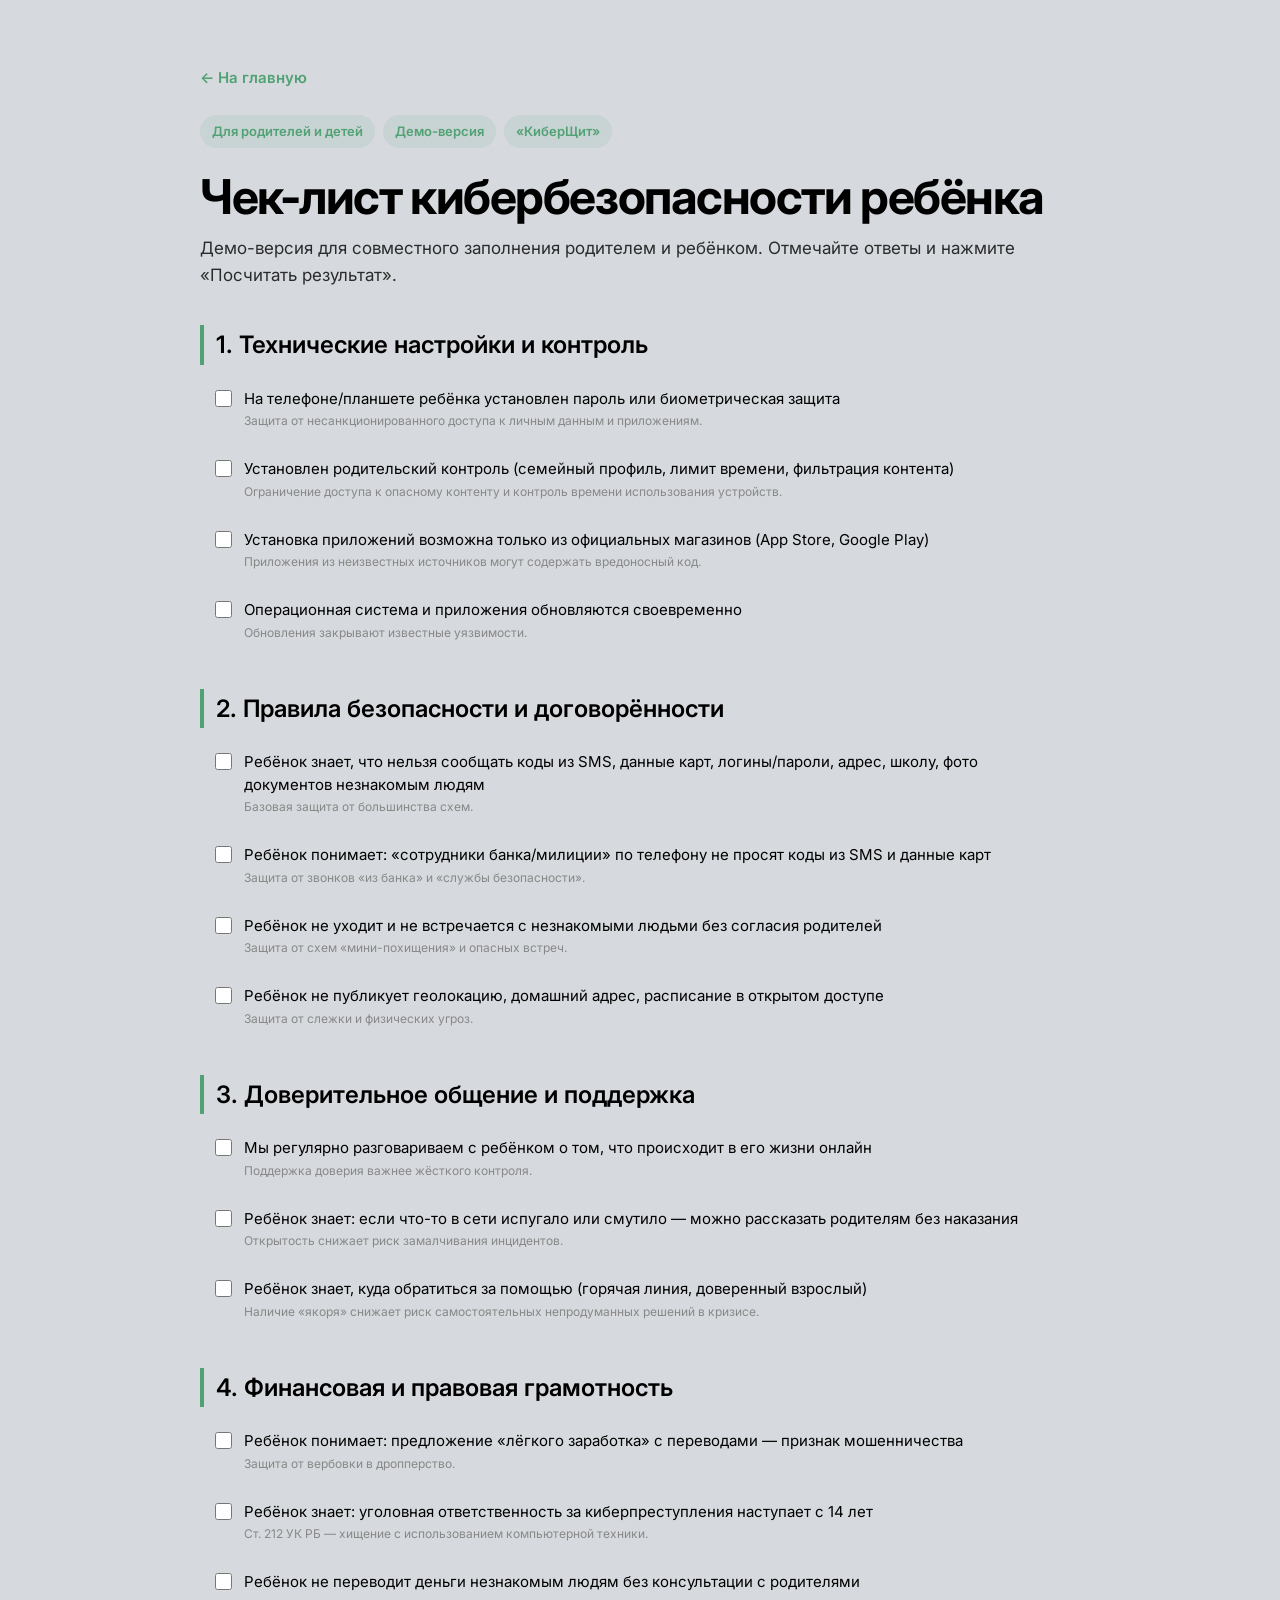
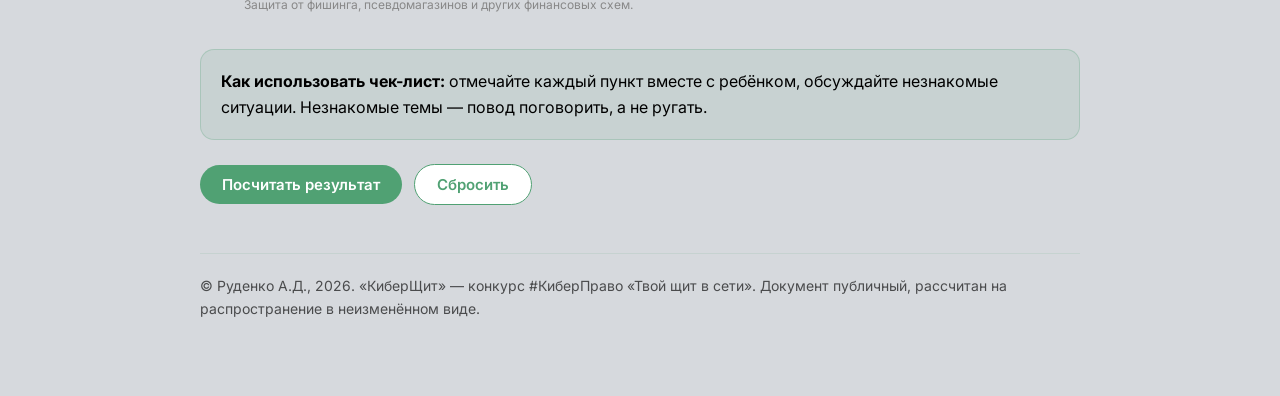
<file: pages/checklist.html>
<!DOCTYPE html>
<html lang="ru">
<head>
    
    <meta charset="UTF-8">
    <meta name="viewport" content="width=device-width, initial-scale=1.0">
    <link rel="stylesheet" href="../style.css">
    <link rel="stylesheet" href="../css/pages.css">
    <link rel="icon" type="image/png" sizes="192x192" href="../favicon-192.png">
    <link rel="icon" type="image/png" sizes="512x512" href="../favicon-512.png">
    <link rel="apple-touch-icon" sizes="192x192" href="../favicon-192.png">
    <title>Чек-лист кибербезопасности ребёнка — КиберЩит</title>
</head>
<body>
<main class="page">
    <a class="back" href="../index.html">← На главную</a>
    <div class="meta">
        <span>Для родителей и детей</span>
        <span>Демо-версия</span>
        <span>«КиберЩит»</span>
    </div>
    <h1>Чек-лист кибербезопасности ребёнка</h1>
    <p class="lead">Демо-версия для совместного заполнения родителем и ребёнком. Отмечайте ответы и нажмите «Посчитать результат».</p>

    <h2>1. Технические настройки и контроль</h2>
    <div class="check-group" id="g1">
        <div class="check-item" onclick="toggle(this)">
            <input type="checkbox"><label>На телефоне/планшете ребёнка установлен пароль или биометрическая защита<span class="hint">Защита от несанкционированного доступа к личным данным и приложениям.</span></label>
        </div>
        <div class="check-item" onclick="toggle(this)">
            <input type="checkbox"><label>Установлен родительский контроль (семейный профиль, лимит времени, фильтрация контента)<span class="hint">Ограничение доступа к опасному контенту и контроль времени использования устройств.</span></label>
        </div>
        <div class="check-item" onclick="toggle(this)">
            <input type="checkbox"><label>Установка приложений возможна только из официальных магазинов (App Store, Google Play)<span class="hint">Приложения из неизвестных источников могут содержать вредоносный код.</span></label>
        </div>
        <div class="check-item" onclick="toggle(this)">
            <input type="checkbox"><label>Операционная система и приложения обновляются своевременно<span class="hint">Обновления закрывают известные уязвимости.</span></label>
        </div>
    </div>

    <h2>2. Правила безопасности и договорённости</h2>
    <div class="check-group" id="g2">
        <div class="check-item" onclick="toggle(this)">
            <input type="checkbox"><label>Ребёнок знает, что нельзя сообщать коды из SMS, данные карт, логины/пароли, адрес, школу, фото документов незнакомым людям<span class="hint">Базовая защита от большинства схем.</span></label>
        </div>
        <div class="check-item" onclick="toggle(this)">
            <input type="checkbox"><label>Ребёнок понимает: «сотрудники банка/милиции» по телефону не просят коды из SMS и данные карт<span class="hint">Защита от звонков «из банка» и «службы безопасности».</span></label>
        </div>
        <div class="check-item" onclick="toggle(this)">
            <input type="checkbox"><label>Ребёнок не уходит и не встречается с незнакомыми людьми без согласия родителей<span class="hint">Защита от схем «мини-похищения» и опасных встреч.</span></label>
        </div>
        <div class="check-item" onclick="toggle(this)">
            <input type="checkbox"><label>Ребёнок не публикует геолокацию, домашний адрес, расписание в открытом доступе<span class="hint">Защита от слежки и физических угроз.</span></label>
        </div>
    </div>

    <h2>3. Доверительное общение и поддержка</h2>
    <div class="check-group" id="g3">
        <div class="check-item" onclick="toggle(this)">
            <input type="checkbox"><label>Мы регулярно разговариваем с ребёнком о том, что происходит в его жизни онлайн<span class="hint">Поддержка доверия важнее жёсткого контроля.</span></label>
        </div>
        <div class="check-item" onclick="toggle(this)">
            <input type="checkbox"><label>Ребёнок знает: если что-то в сети испугало или смутило — можно рассказать родителям без наказания<span class="hint">Открытость снижает риск замалчивания инцидентов.</span></label>
        </div>
        <div class="check-item" onclick="toggle(this)">
            <input type="checkbox"><label>Ребёнок знает, куда обратиться за помощью (горячая линия, доверенный взрослый)<span class="hint">Наличие «якоря» снижает риск самостоятельных непродуманных решений в кризисе.</span></label>
        </div>
    </div>

    <h2>4. Финансовая и правовая грамотность</h2>
    <div class="check-group" id="g4">
        <div class="check-item" onclick="toggle(this)">
            <input type="checkbox"><label>Ребёнок понимает: предложение «лёгкого заработка» с переводами — признак мошенничества<span class="hint">Защита от вербовки в дропперство.</span></label>
        </div>
        <div class="check-item" onclick="toggle(this)">
            <input type="checkbox"><label>Ребёнок знает: уголовная ответственность за киберпреступления наступает с 14 лет<span class="hint">Ст. 212 УК РБ — хищение с использованием компьютерной техники.</span></label>
        </div>
        <div class="check-item" onclick="toggle(this)">
            <input type="checkbox"><label>Ребёнок не переводит деньги незнакомым людям без консультации с родителями<span class="hint">Защита от фишинга, псевдомагазинов и других финансовых схем.</span></label>
        </div>
    </div>

    <div class="callout" style="margin-top:24px;">
        <strong>Как использовать чек-лист:</strong> отмечайте каждый пункт вместе с ребёнком, обсуждайте незнакомые ситуации. Незнакомые темы — повод поговорить, а не ругать.
    </div>

    <div style="margin-top:24px; display:flex; gap:12px; flex-wrap:wrap; align-items:center;">
        <button class="btn" onclick="calcResult()">Посчитать результат</button>
        <button class="btn secondary" onclick="resetAll()">Сбросить</button>
    </div>

    <div class="result-box" id="result-box">
        <div class="result-score" id="result-score"></div>
        <div id="result-text" style="color:#555; font-size:15px; margin-bottom:4px;"></div>
        <div id="result-emoji" style="font-size:2rem; margin-top:6px;"></div>
    </div>

    <footer>
        <p>© Руденко А.Д., 2026. «КиберЩит» — конкурс #КиберПраво «Твой щит в сети». Документ публичный, рассчитан на распространение в неизменённом виде.</p>
    </footer>
</main>
<script>
function toggle(el) {
    const cb = el.querySelector('input[type=checkbox]');
    cb.checked = !cb.checked;
    el.classList.toggle('checked', cb.checked);
}
function calcResult() {
    const total = document.querySelectorAll('.check-item input').length;
    const checked = document.querySelectorAll('.check-item input:checked').length;
    const pct = Math.round(checked / total * 100);
    document.getElementById('result-score').textContent = checked + ' / ' + total + ' (' + pct + '%)';
    let txt, emoji;
    if (pct >= 85) { txt = 'Высокий уровень защиты! Ваша семья хорошо подготовлена.'; emoji = '🏆'; }
    else if (pct >= 65) { txt = 'Хороший уровень. Несколько пунктов стоит обсудить подробнее.'; emoji = '✅'; }
    else if (pct >= 40) { txt = 'Средний уровень — есть над чем поработать вместе.'; emoji = '⚠️'; }
    else { txt = 'Низкий уровень. Рекомендуем пройти все темы с ребёнком прямо сейчас.'; emoji = '🔴'; }
    document.getElementById('result-text').textContent = txt;
    document.getElementById('result-emoji').textContent = emoji;
    const rb = document.getElementById('result-box');
    rb.style.display = 'block';
    rb.scrollIntoView({behavior:'smooth', block:'center'});
}
function resetAll() {
    document.querySelectorAll('.check-item').forEach(el => {
        el.querySelector('input').checked = false;
        el.classList.remove('checked');
    });
    document.getElementById('result-box').style.display = 'none';
}
</script>
<script data-goatcounter="https://quatar.goatcounter.com/count" async src="//gc.zgo.at/count.js"></script>
</body>
</html>
</file>
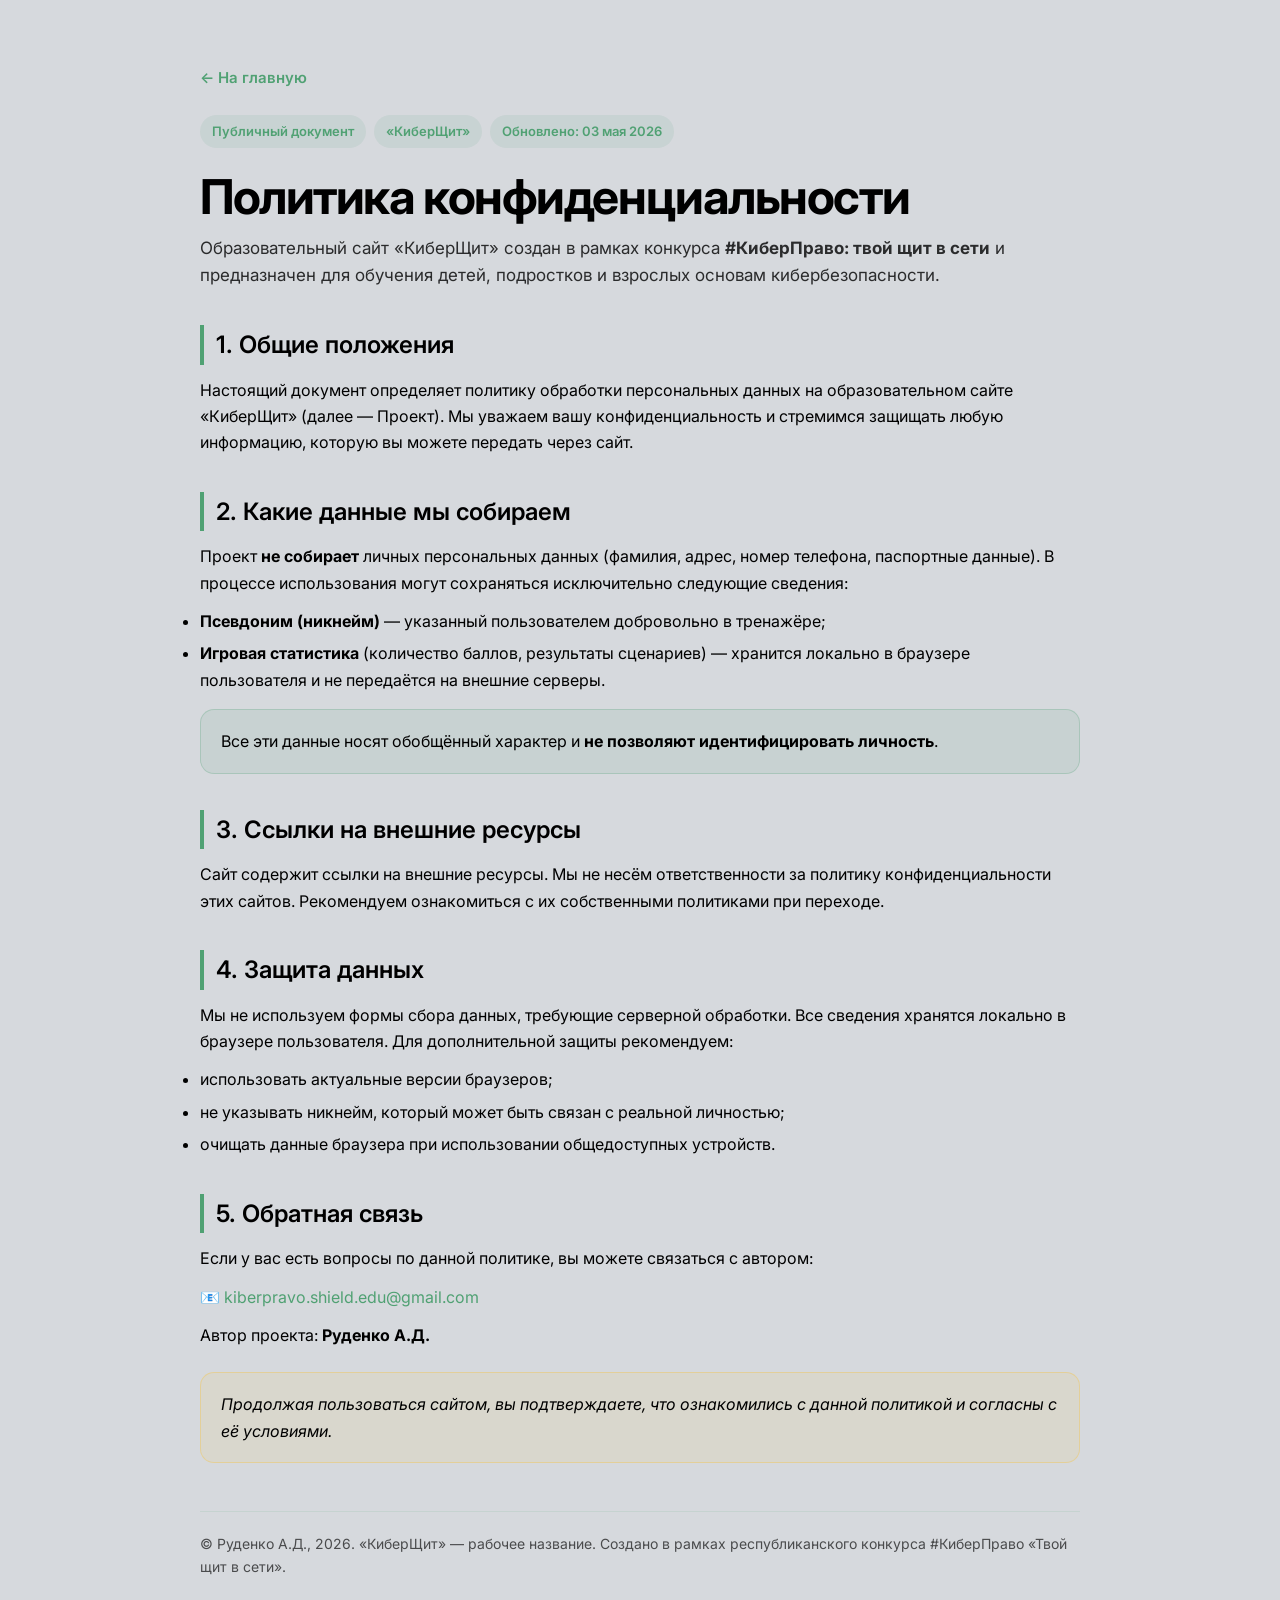
<file: pages/privacy.html>
<!DOCTYPE html>
<html lang="ru">
<head>
    
    <meta charset="UTF-8">
    <meta name="viewport" content="width=device-width, initial-scale=1.0">
    <link rel="stylesheet" href="../style.css">
    <link rel="stylesheet" href="../css/pages.css">
    <link rel="icon" type="image/png" sizes="192x192" href="../favicon-192.png">
    <link rel="icon" type="image/png" sizes="512x512" href="../favicon-512.png">
    <link rel="apple-touch-icon" sizes="192x192" href="../favicon-192.png">
    <title>Политика конфиденциальности — «КиберЩит»</title>
</head>
<body>
<main class="page">
    <a class="back" href="../index.html">← На главную</a>
    <div class="meta">
        <span>Публичный документ</span>
        <span>«КиберЩит»</span>
        <span>Обновлено: 03 мая 2026</span>
    </div>
    <h1>Политика конфиденциальности</h1>
    <p class="lead">Образовательный сайт «КиберЩит» создан в рамках конкурса <strong>#КиберПраво: твой щит в сети</strong> и предназначен для обучения детей, подростков и взрослых основам кибербезопасности.</p>

    <h2>1. Общие положения</h2>
    <p>Настоящий документ определяет политику обработки персональных данных на образовательном сайте «КиберЩит» (далее — Проект). Мы уважаем вашу конфиденциальность и стремимся защищать любую информацию, которую вы можете передать через сайт.</p>

    <h2>2. Какие данные мы собираем</h2>
    <p>Проект <strong>не собирает</strong> личных персональных данных (фамилия, адрес, номер телефона, паспортные данные). В процессе использования могут сохраняться исключительно следующие сведения:</p>
    <ul>
        <li><strong>Псевдоним (никнейм)</strong> — указанный пользователем добровольно в тренажёре;</li>
        <li><strong>Игровая статистика</strong> (количество баллов, результаты сценариев) — хранится локально в браузере пользователя и не передаётся на внешние серверы.</li>
    </ul>
    <div class="callout">
        Все эти данные носят обобщённый характер и <strong>не позволяют идентифицировать личность</strong>.
    </div>

    <h2>3. Ссылки на внешние ресурсы</h2>
    <p>Сайт содержит ссылки на внешние ресурсы. Мы не несём ответственности за политику конфиденциальности этих сайтов. Рекомендуем ознакомиться с их собственными политиками при переходе.</p>

    <h2>4. Защита данных</h2>
    <p>Мы не используем формы сбора данных, требующие серверной обработки. Все сведения хранятся локально в браузере пользователя. Для дополнительной защиты рекомендуем:</p>
    <ul>
        <li>использовать актуальные версии браузеров;</li>
        <li>не указывать никнейм, который может быть связан с реальной личностью;</li>
        <li>очищать данные браузера при использовании общедоступных устройств.</li>
    </ul>

    <h2>5. Обратная связь</h2>
    <p>Если у вас есть вопросы по данной политике, вы можете связаться с автором:</p>
    <p>📧 <a href="mailto:kiberpravo.shield.edu@gmail.com">kiberpravo.shield.edu@gmail.com</a></p>
    <p>Автор проекта: <strong>Руденко А.Д.</strong></p>

    <div class="callout warn" style="margin-top:24px;">
        <em>Продолжая пользоваться сайтом, вы подтверждаете, что ознакомились с данной политикой и согласны с её условиями.</em>
    </div>

    <footer>
        <p>© Руденко А.Д., 2026. «КиберЩит» — рабочее название. Создано в рамках республиканского конкурса #КиберПраво «Твой щит в сети».</p>
    </footer>
</main>
<script data-goatcounter="https://quatar.goatcounter.com/count" async src="//gc.zgo.at/count.js"></script>
</body>
</html>
</file>
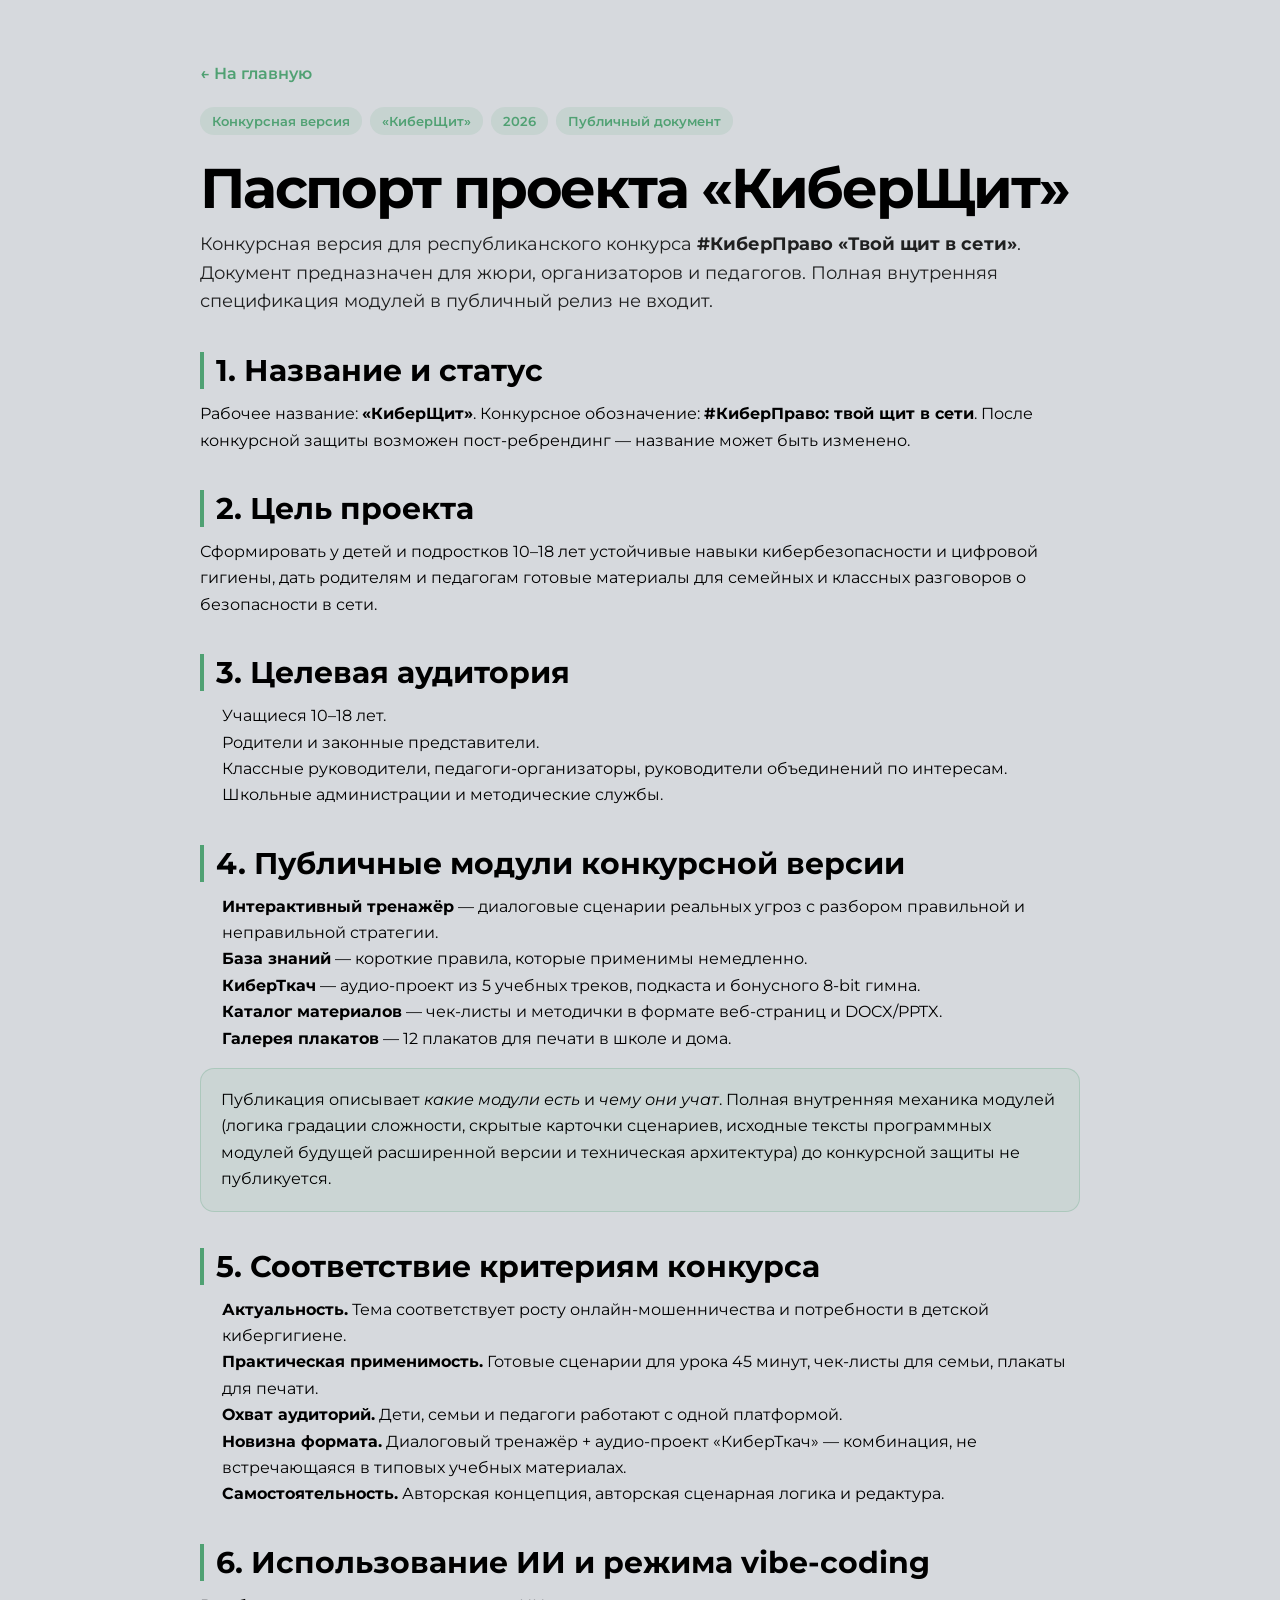
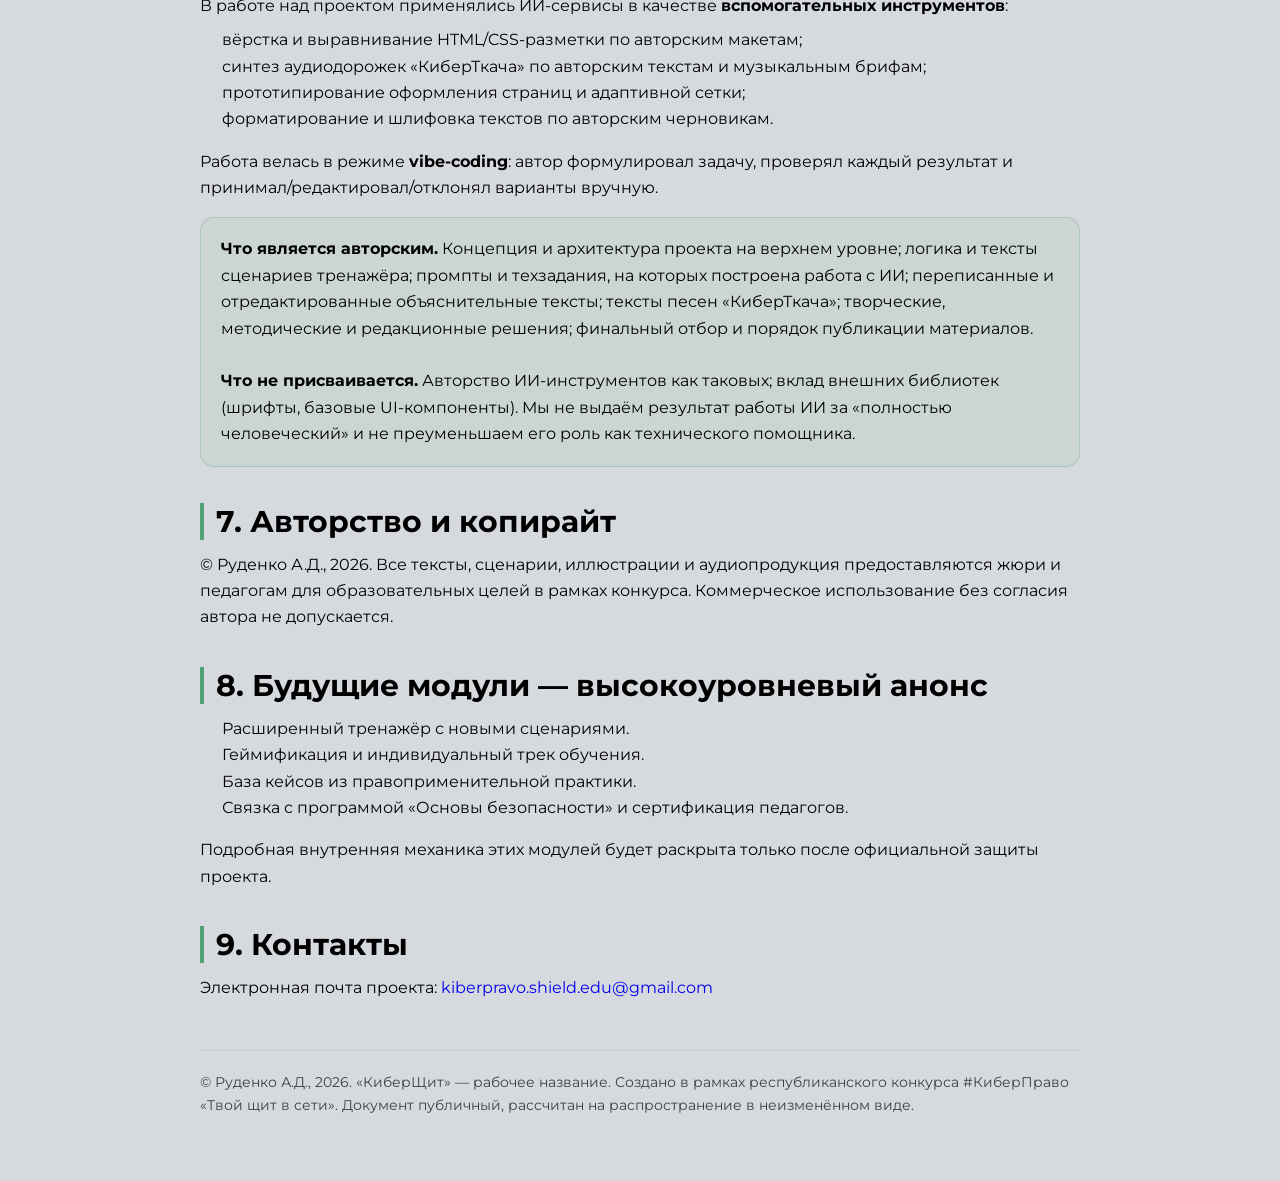
<file: pages/project-passport.html>
<!DOCTYPE html>
<html lang="ru">
<head>
    <meta charset="UTF-8">
    <meta name="viewport" content="width=device-width, initial-scale=1.0">
    <title>Паспорт проекта «КиберЩит» — #КиберПраво: твой щит в сети</title>
    <meta name="description" content="Публичный паспорт конкурсной версии «КиберЩит». Цель, аудитория, состав, раскрытие об использовании ИИ и vibe-coding, авторство.">
    <meta name="author" content="Руденко А.Д.">
    <meta name="robots" content="index, follow">
    <meta name="theme-color" content="#50a173">
    <link rel="stylesheet" href="../style.css">
    <link rel="icon" type="image/png" sizes="192x192" href="../favicon-192.png">
    <link rel="icon" type="image/png" sizes="512x512" href="../favicon-512.png">
    <link rel="apple-touch-icon" sizes="192x192" href="../favicon-192.png">
    <style>
      .passport-page { max-width: 920px; margin: 0 auto; padding: clamp(24px, 5vw, 64px) 20px; }
      .passport-page h1 { font-size: clamp(32px, 5vw, 56px); line-height: 1.05; letter-spacing: -0.04em; margin: 0 0 12px; color: var(--dark); }
      .passport-page .lead { color: var(--dark); font-size: 18px; line-height: 1.6; opacity: 0.85; margin: 0 0 32px; }
      .passport-page h2 { font-size: clamp(22px, 3vw, 30px); margin: 36px 0 12px; color: var(--dark); border-left: 4px solid var(--green); padding-left: 12px; }
      .passport-page h3 { font-size: 18px; margin: 18px 0 8px; color: var(--dark); }
      .passport-page p, .passport-page li { color: var(--dark); line-height: 1.65; }
      .passport-page ul { padding-left: 22px; margin: 8px 0 16px; }
      .passport-page .meta { display: flex; flex-wrap: wrap; gap: 8px; margin: 0 0 24px; }
      .passport-page .meta span { background: rgba(80,161,115,0.12); color: var(--green); padding: 6px 12px; border-radius: 999px; font-size: 13px; font-weight: 600; }
      .passport-page .back { display: inline-flex; align-items: center; gap: 6px; color: var(--green); text-decoration: none; font-weight: 600; margin-bottom: 24px; }
      .passport-page .back:hover { text-decoration: underline; }
      .passport-page .callout { background: rgba(80,161,115,0.08); border: 1px solid rgba(80,161,115,0.25); border-radius: 14px; padding: 18px 20px; margin: 16px 0; }
      .passport-page footer { margin-top: 48px; padding-top: 20px; border-top: 1px solid rgba(80,161,115,0.18); color: var(--dark); opacity: 0.7; font-size: 14px; }
    </style>
</head>
<body>
<main class="passport-page">
    <a class="back" href="../index.html">← На главную</a>
    <div class="meta">
        <span>Конкурсная версия</span>
        <span>«КиберЩит»</span>
        <span>2026</span>
        <span>Публичный документ</span>
    </div>
    <h1>Паспорт проекта «КиберЩит»</h1>
    <p class="lead">Конкурсная версия для республиканского конкурса <strong>#КиберПраво «Твой щит в сети»</strong>. Документ предназначен для жюри, организаторов и педагогов. Полная внутренняя спецификация модулей в публичный релиз не входит.</p>

    <h2>1. Название и статус</h2>
    <p>Рабочее название: <strong>«КиберЩит»</strong>. Конкурсное обозначение: <strong>#КиберПраво: твой щит в сети</strong>. После конкурсной защиты возможен пост-ребрендинг — название может быть изменено.</p>

    <h2>2. Цель проекта</h2>
    <p>Сформировать у детей и подростков 10–18 лет устойчивые навыки кибербезопасности и цифровой гигиены, дать родителям и педагогам готовые материалы для семейных и классных разговоров о безопасности в сети.</p>

    <h2>3. Целевая аудитория</h2>
    <ul>
        <li>Учащиеся 10–18 лет.</li>
        <li>Родители и законные представители.</li>
        <li>Классные руководители, педагоги-организаторы, руководители объединений по интересам.</li>
        <li>Школьные администрации и методические службы.</li>
    </ul>

    <h2>4. Публичные модули конкурсной версии</h2>
    <ul>
        <li><strong>Интерактивный тренажёр</strong> — диалоговые сценарии реальных угроз с разбором правильной и неправильной стратегии.</li>
        <li><strong>База знаний</strong> — короткие правила, которые применимы немедленно.</li>
        <li><strong>КиберТкач</strong> — аудио-проект из 5 учебных треков, подкаста и бонусного 8-bit гимна.</li>
        <li><strong>Каталог материалов</strong> — чек-листы и методички в формате веб-страниц и DOCX/PPTX.</li>
        <li><strong>Галерея плакатов</strong> — 12 плакатов для печати в школе и дома.</li>
    </ul>
    <p class="callout">Публикация описывает <em>какие модули есть</em> и <em>чему они учат</em>. Полная внутренняя механика модулей (логика градации сложности, скрытые карточки сценариев, исходные тексты программных модулей будущей расширенной версии и техническая архитектура) до конкурсной защиты не публикуется.</p>

    <h2>5. Соответствие критериям конкурса</h2>
    <ul>
        <li><strong>Актуальность.</strong> Тема соответствует росту онлайн-мошенничества и потребности в детской кибергигиене.</li>
        <li><strong>Практическая применимость.</strong> Готовые сценарии для урока 45 минут, чек-листы для семьи, плакаты для печати.</li>
        <li><strong>Охват аудиторий.</strong> Дети, семьи и педагоги работают с одной платформой.</li>
        <li><strong>Новизна формата.</strong> Диалоговый тренажёр + аудио-проект «КиберТкач» — комбинация, не встречающаяся в типовых учебных материалах.</li>
        <li><strong>Самостоятельность.</strong> Авторская концепция, авторская сценарная логика и редактура.</li>
    </ul>

    <h2>6. Использование ИИ и режима vibe-coding</h2>
    <p>В работе над проектом применялись ИИ-сервисы в качестве <strong>вспомогательных инструментов</strong>:</p>
    <ul>
        <li>вёрстка и выравнивание HTML/CSS-разметки по авторским макетам;</li>
        <li>синтез аудиодорожек «КиберТкача» по авторским текстам и музыкальным брифам;</li>
        <li>прототипирование оформления страниц и адаптивной сетки;</li>
        <li>форматирование и шлифовка текстов по авторским черновикам.</li>
    </ul>
    <p>Работа велась в режиме <strong>vibe-coding</strong>: автор формулировал задачу, проверял каждый результат и принимал/редактировал/отклонял варианты вручную.</p>

    <p class="callout">
        <strong>Что является авторским.</strong> Концепция и архитектура проекта на верхнем уровне; логика и тексты сценариев тренажёра; промпты и техзадания, на которых построена работа с ИИ; переписанные и отредактированные объяснительные тексты; тексты песен «КиберТкача»; творческие, методические и редакционные решения; финальный отбор и порядок публикации материалов.
        <br><br>
        <strong>Что не присваивается.</strong> Авторство ИИ-инструментов как таковых; вклад внешних библиотек (шрифты, базовые UI-компоненты). Мы не выдаём результат работы ИИ за «полностью человеческий» и не преуменьшаем его роль как технического помощника.
    </p>

    <h2>7. Авторство и копирайт</h2>
    <p>© Руденко А.Д., 2026. Все тексты, сценарии, иллюстрации и аудиопродукция предоставляются жюри и педагогам для образовательных целей в рамках конкурса. Коммерческое использование без согласия автора не допускается.</p>

    <h2>8. Будущие модули — высокоуровневый анонс</h2>
    <ul>
        <li>Расширенный тренажёр с новыми сценариями.</li>
        <li>Геймификация и индивидуальный трек обучения.</li>
        <li>База кейсов из правоприменительной практики.</li>
        <li>Связка с программой «Основы безопасности» и сертификация педагогов.</li>
    </ul>
    <p>Подробная внутренняя механика этих модулей будет раскрыта только после официальной защиты проекта.</p>

    <h2>9. Контакты</h2>
    <p>Электронная почта проекта: <a href="mailto:kiberpravo.shield.edu@gmail.com">kiberpravo.shield.edu@gmail.com</a></p>

    <footer>
        <p>© Руденко А.Д., 2026. «КиберЩит» — рабочее название. Создано в рамках республиканского конкурса #КиберПраво «Твой щит в сети». Документ публичный, рассчитан на распространение в неизменённом виде.</p>
    </footer>
</main>
<script data-goatcounter="https://quatar.goatcounter.com/count" async src="//gc.zgo.at/count.js"></script>
</body>
</html>
</file>
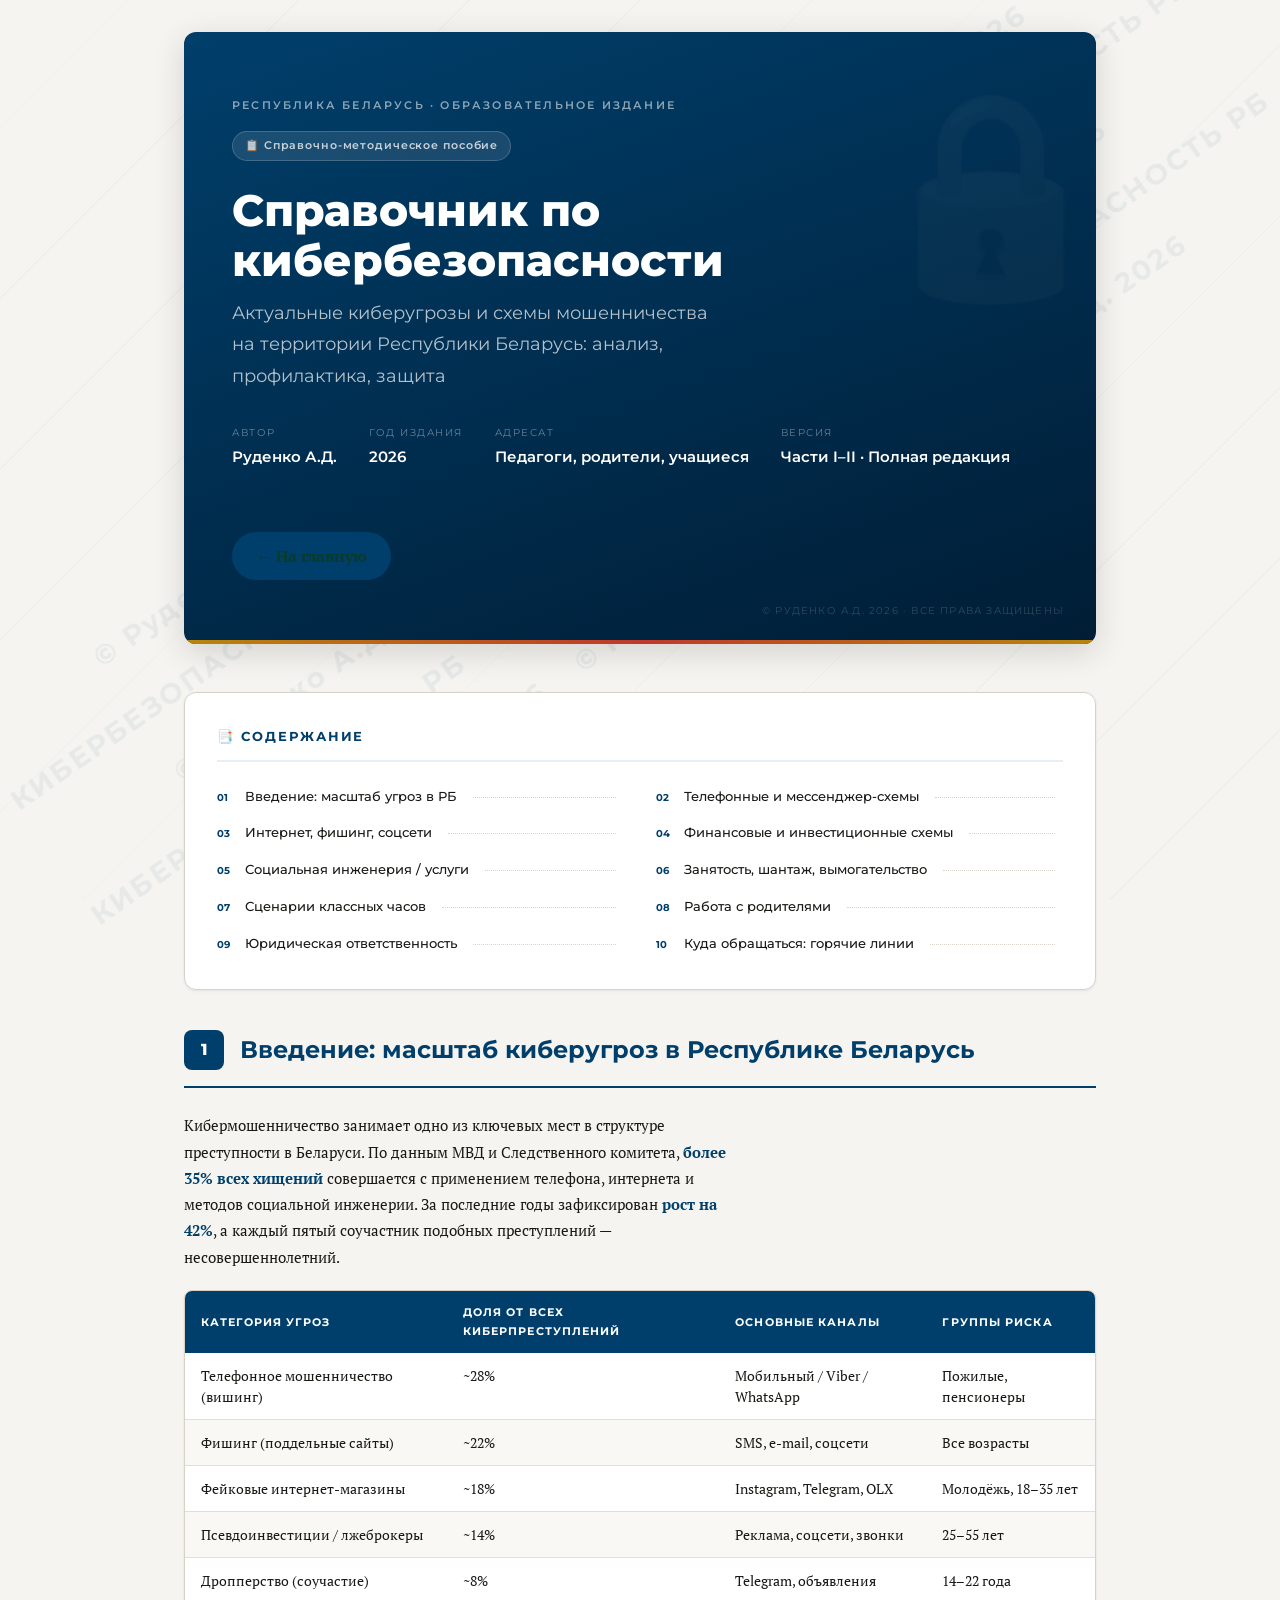
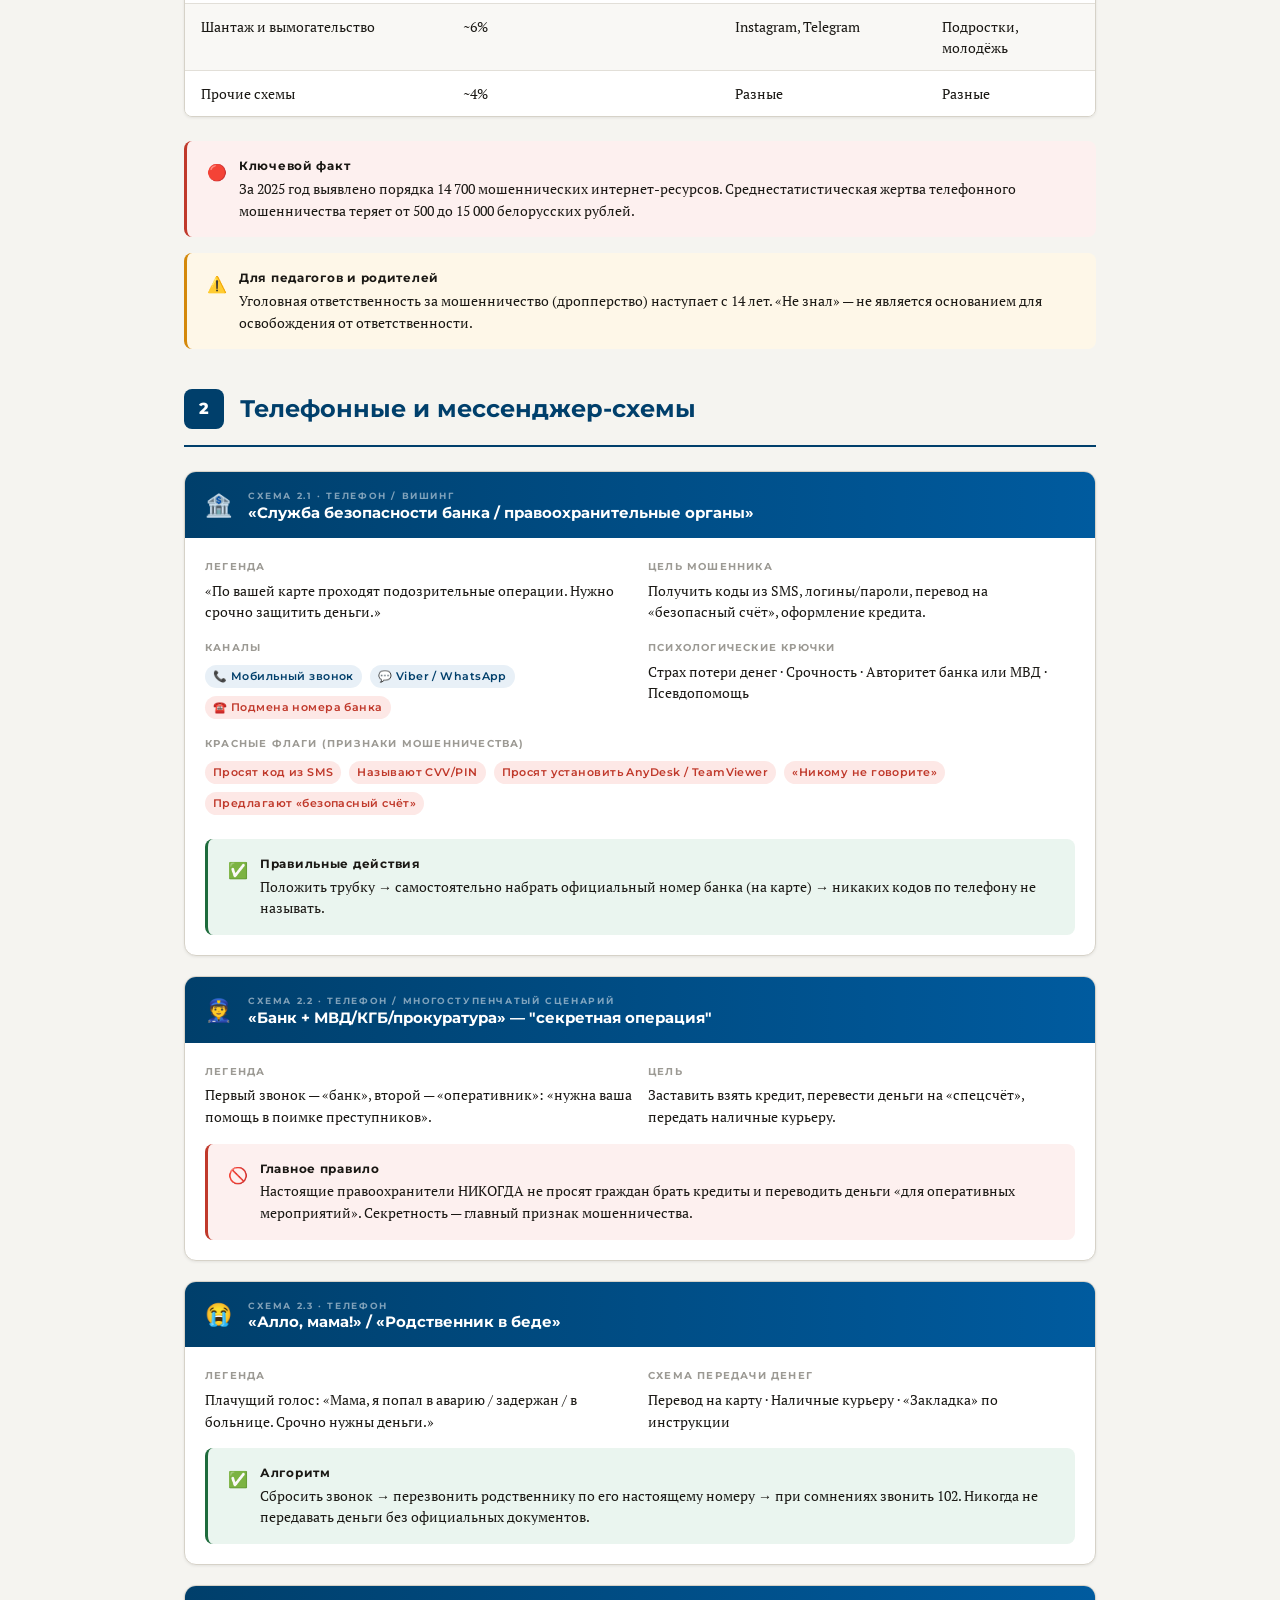
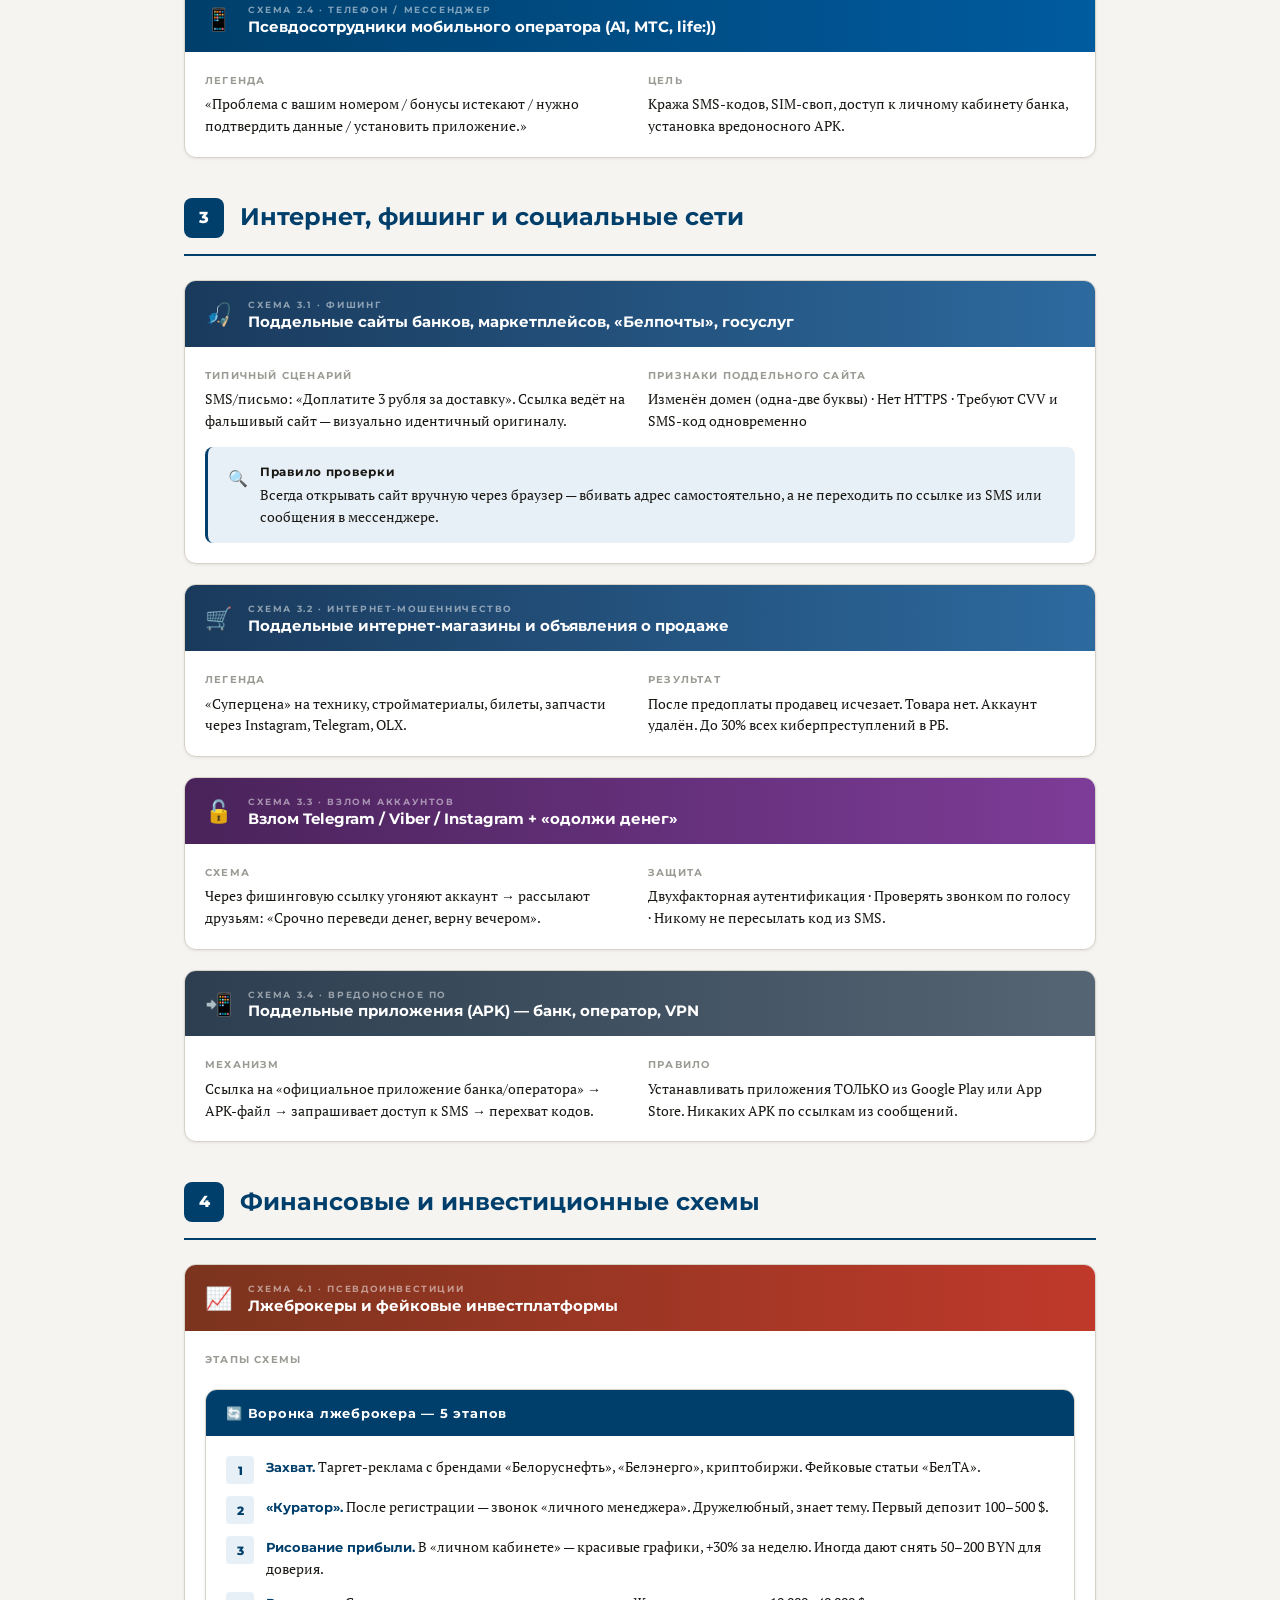
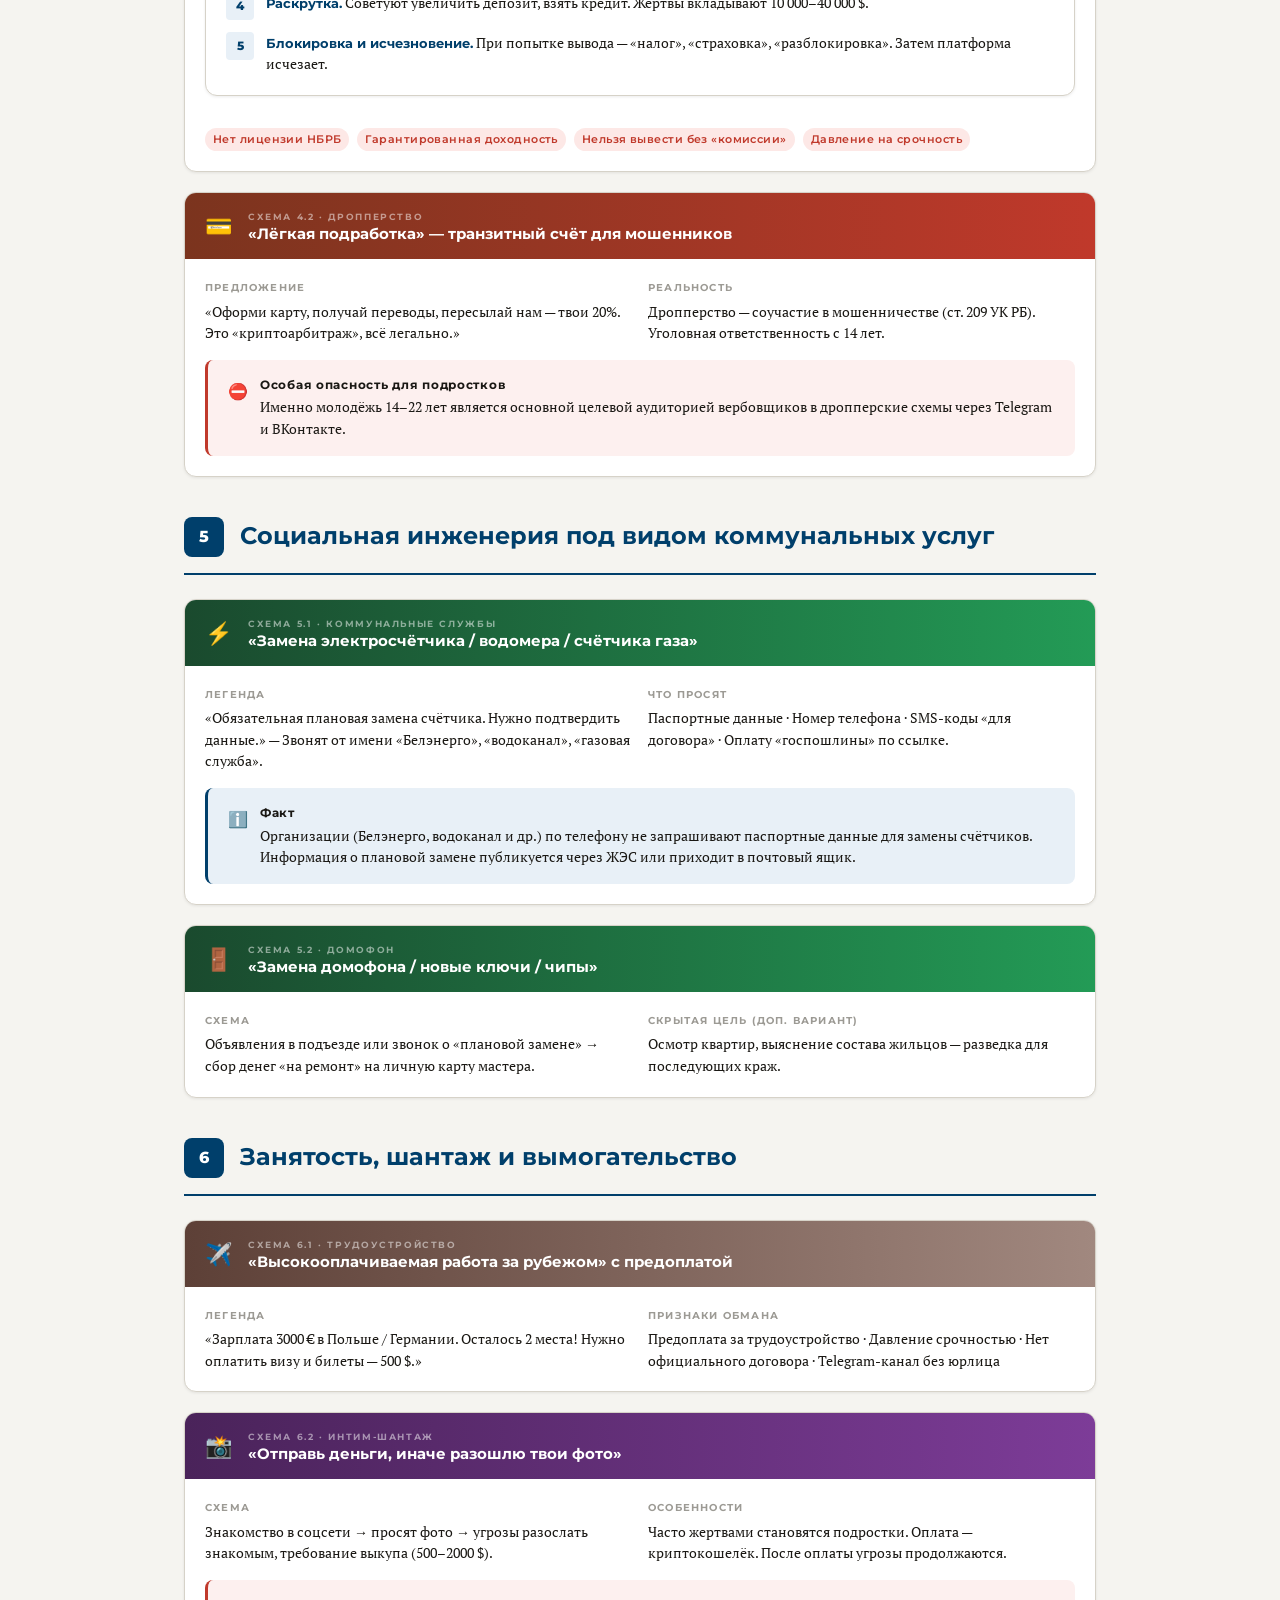
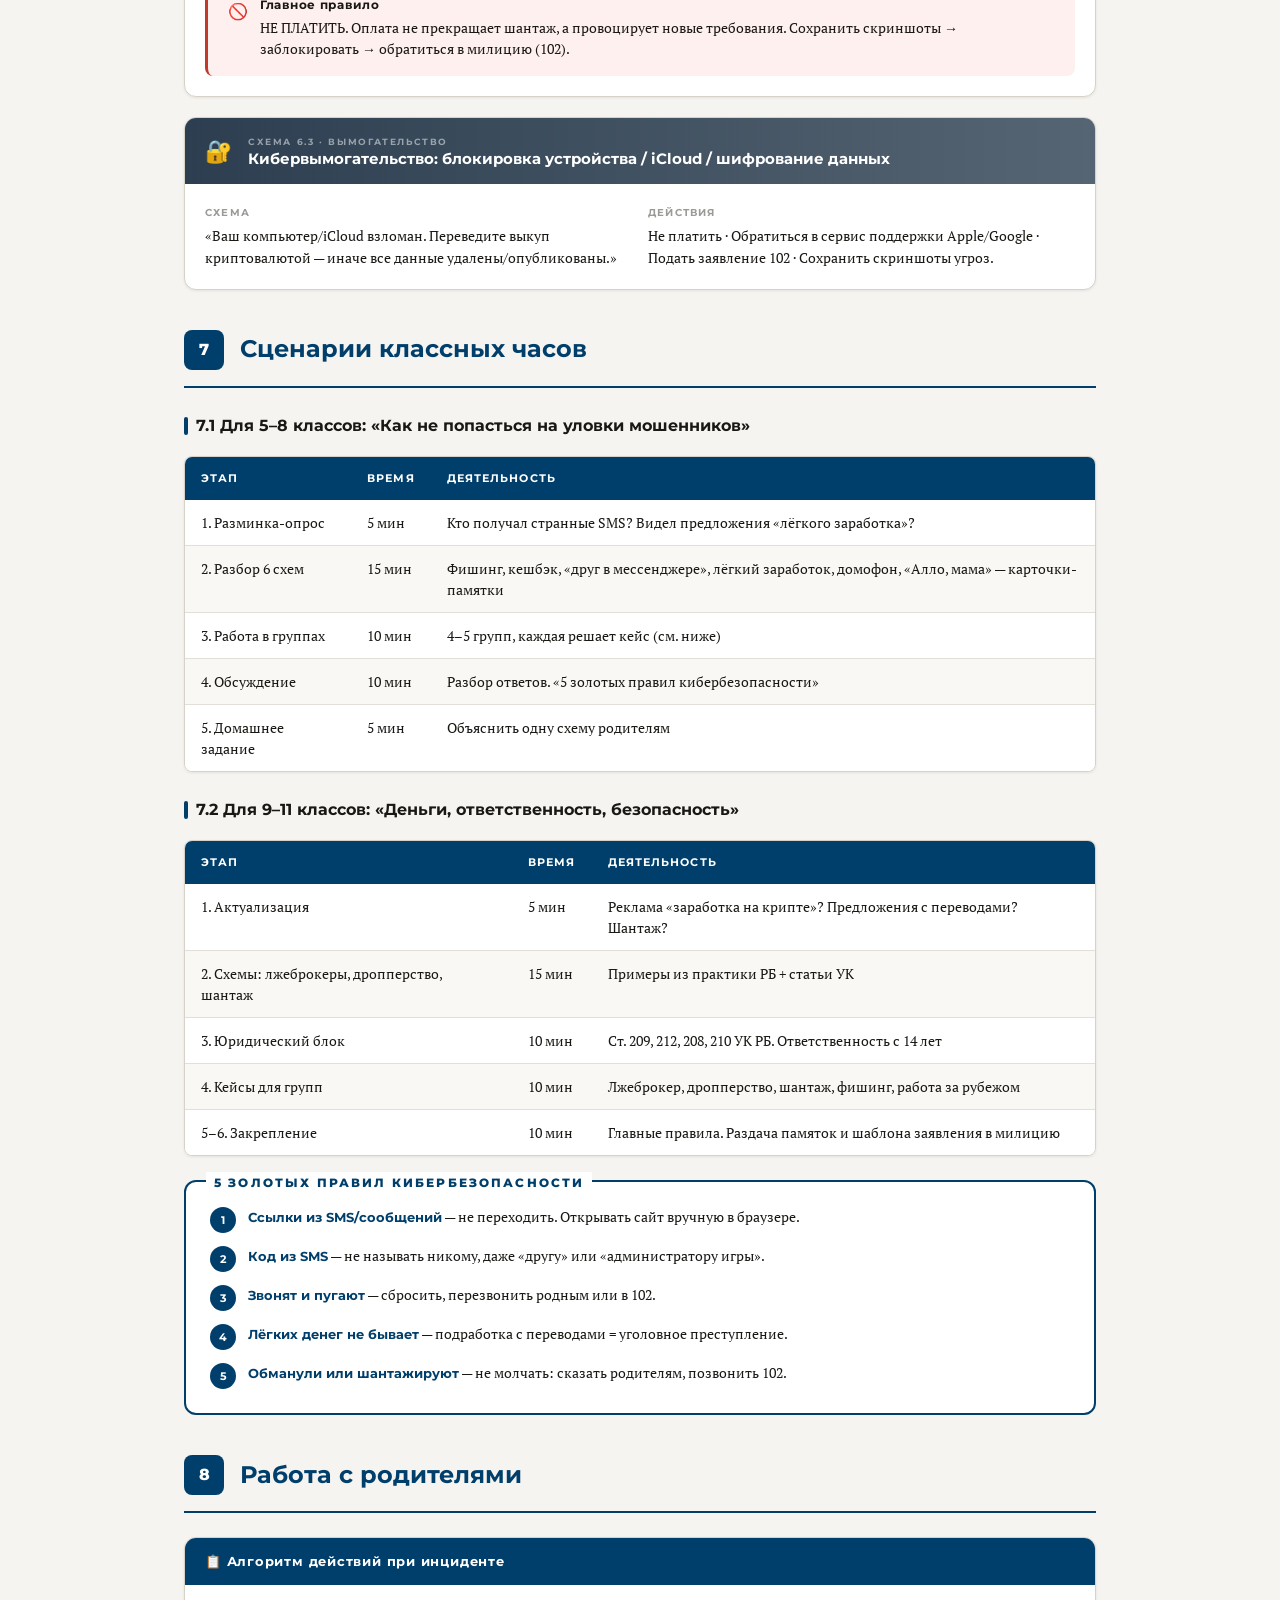
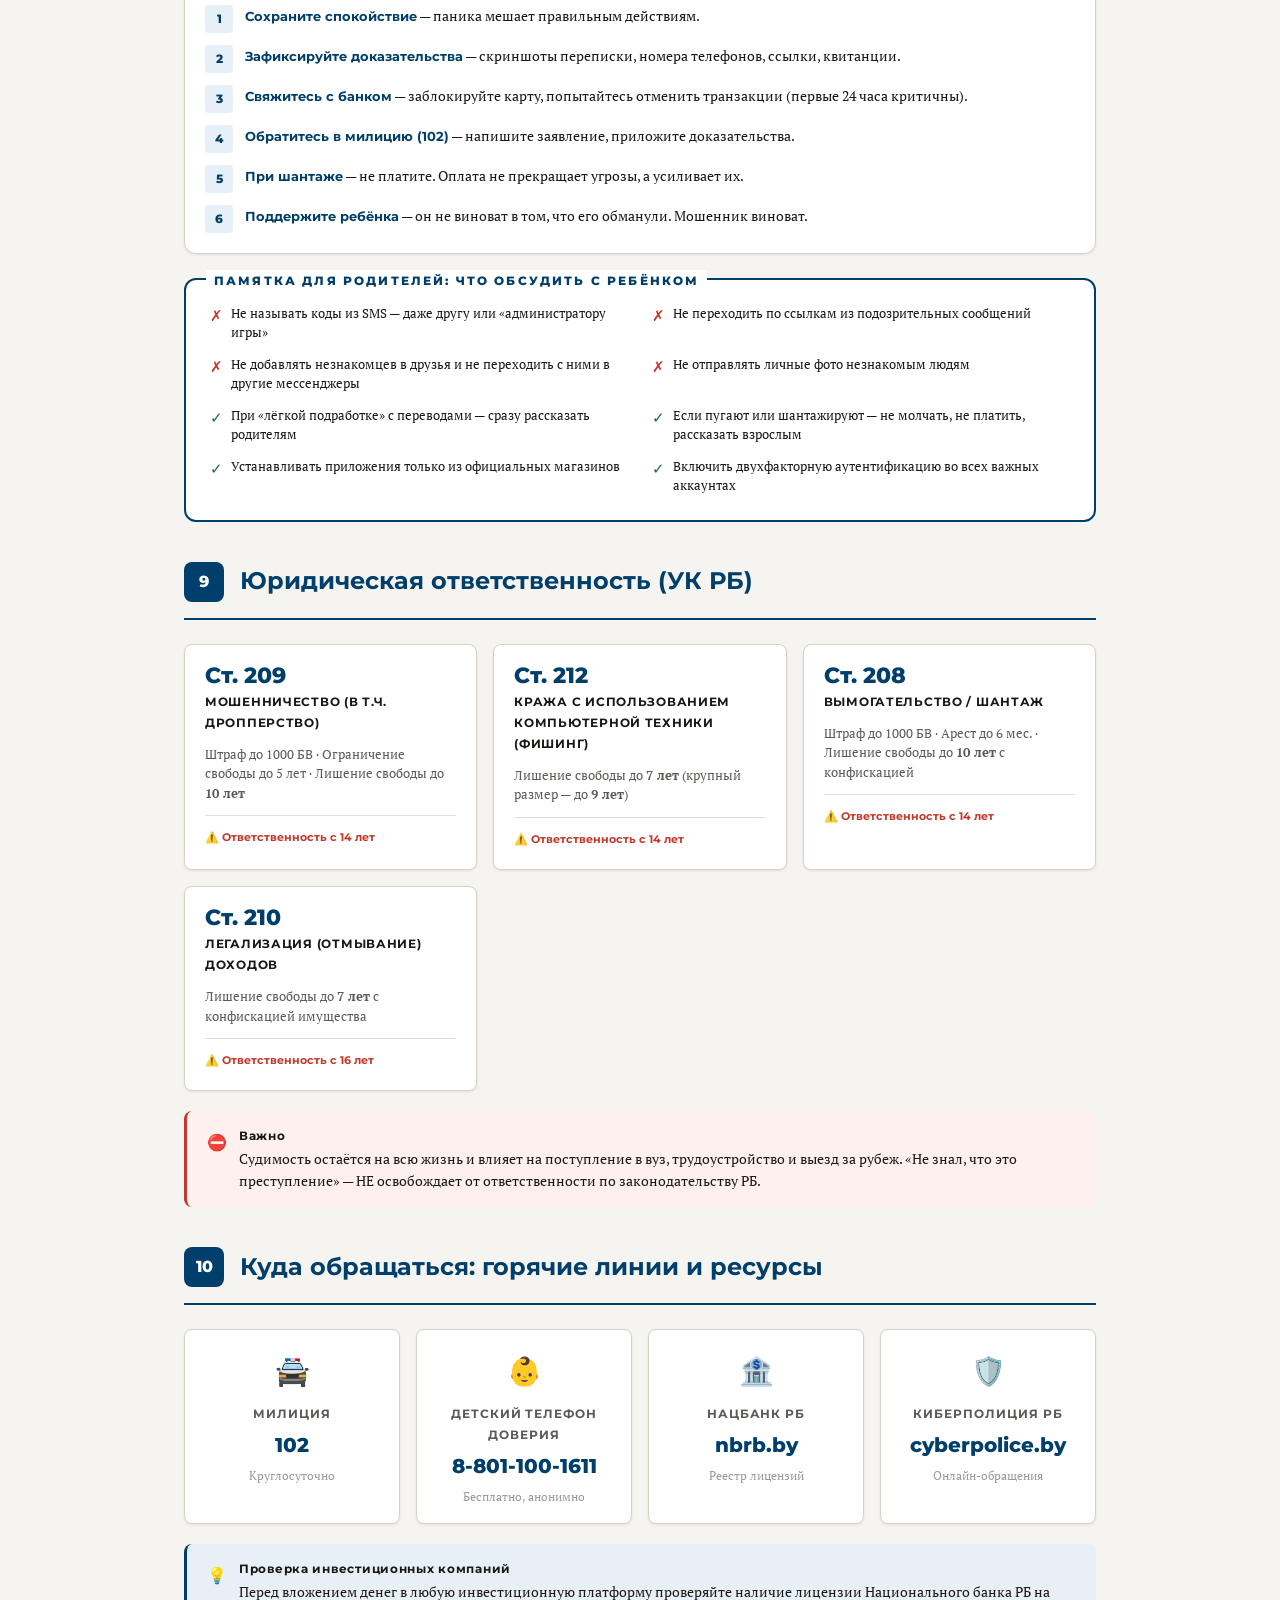
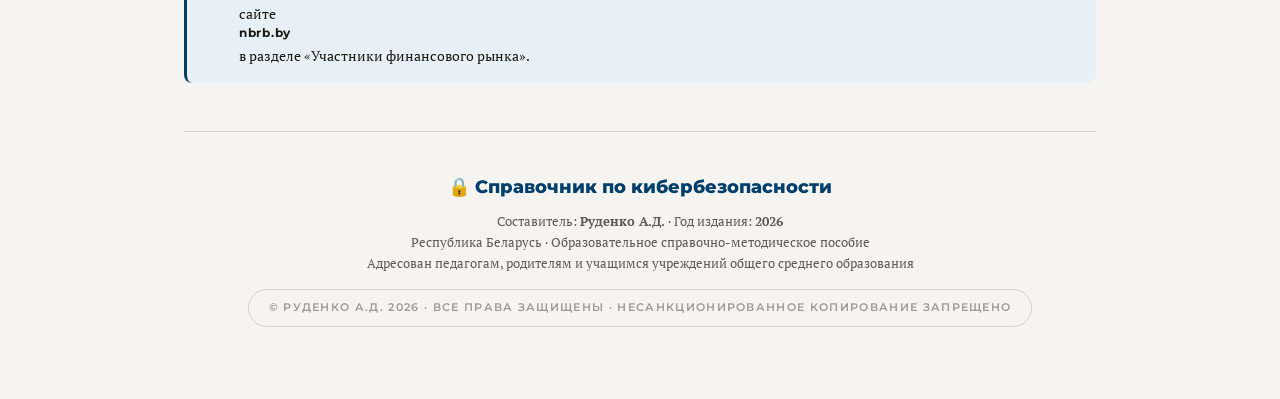
<file: pages/spravochnik.html>
<!DOCTYPE html>
<html lang="ru" data-theme="light">
<head>
<meta charset="UTF-8">
<meta name="viewport" content="width=device-width, initial-scale=1.0">
<title>Справочник по кибербезопасности — Руденко А.Д. 2026</title>
<link rel="preconnect" href="https://fonts.googleapis.com">
<link rel="preconnect" href="https://fonts.gstatic.com" crossorigin>
<link rel="icon" type="image/png" sizes="192x192" href="../favicon-192.png">
<link rel="icon" type="image/png" sizes="512x512" href="../favicon-512.png">
<link rel="apple-touch-icon" sizes="192x192" href="../favicon-192.png">
<link href="https://fonts.googleapis.com/css2?family=Montserrat:wght@400;500;600;700;800&family=PT+Serif:ital,wght@0,400;0,700;1,400&display=swap" rel="stylesheet">
<style>
/* ===== ПЕРЕМЕННЫЕ ===== */
:root {
  --color-bg: #f5f4f0;
  --color-surface: #ffffff;
  --color-surface-2: #f9f8f5;
  --color-border: #d6d2c8;
  --color-divider: #e2dfd8;
  --color-text: #1a1814;
  --color-text-muted: #5c5a54;
  --color-text-faint: #9c9a94;
  --color-primary: #003f6b;
  --color-primary-light: #e8f0f7;
  --color-accent: #c0392b;
  --color-accent-light: #fdf0ef;
  --color-warn: #d4880a;
  --color-warn-light: #fef7e8;
  --color-success: #1e6b3c;
  --color-success-light: #eaf5ef;
  --color-gold: #b8860b;
  --font-display: 'Montserrat', sans-serif;
  --font-body: 'PT Serif', Georgia, serif;
  --radius-sm: 4px;
  --radius-md: 8px;
  --radius-lg: 12px;
  --space-1: 4px; --space-2: 8px; --space-3: 12px; --space-4: 16px;
  --space-5: 20px; --space-6: 24px; --space-8: 32px; --space-10: 40px;
  --space-12: 48px; --space-16: 64px;
  --shadow-sm: 0 1px 3px rgba(0,0,0,0.08);
  --shadow-md: 0 4px 16px rgba(0,0,0,0.10);
  --shadow-lg: 0 8px 32px rgba(0,0,0,0.14);
}

*, *::before, *::after { box-sizing: border-box; margin: 0; padding: 0; }
html { scroll-behavior: smooth; font-size: 16px; }
body {
  font-family: var(--font-body);
  font-size: 16px;
  line-height: 1.75;
  color: var(--color-text);
  background: var(--color-bg);
  -webkit-font-smoothing: antialiased;
}

/* ===== ВОДЯНОЙ ЗНАК ===== */
.watermark-bg {
  position: fixed;
  top: 0; left: 0; width: 100%; height: 100%;
  pointer-events: none;
  z-index: 0;
  overflow: hidden;
}
.back-link {
      display: inline-block;
      margin-top: 30px;
      background: var(--color-primary);
      color: #0a3b28;
      padding: 10px 24px;
      border-radius: 999px;
      font-weight: 600;
      text-decoration: none;
      transition: 0.2s;
    }
    @media (hover: hover) {
    .back-link:hover {
      background: var(--color-primary-light);
      text-decoration: none;
    }
    .toc-list li a:hover { color: var(--color-primary); }
    .threat-card:hover { box-shadow: var(--shadow-md); }
    tbody tr:hover { background: var(--color-primary-light); }
}
.watermark-bg::before {
  content: '';
  position: absolute;
  top: 0; left: 0; right: 0; bottom: 0;
  background-image: repeating-linear-gradient(
    -45deg,
    transparent,
    transparent 120px,
    rgba(0,63,107,0.028) 120px,
    rgba(0,63,107,0.028) 121px
  );
}
.watermark-text {
  position: fixed;
  top: 50%; left: 50%;
  transform: translate(-50%, -50%) rotate(-35deg);
  font-family: var(--font-display);
  font-size: clamp(18px, 3vw, 28px);
  font-weight: 700;
  color: rgba(0,63,107,0.06);
  white-space: nowrap;
  pointer-events: none;
  z-index: 0;
  user-select: none;
  letter-spacing: 0.08em;
  text-align: center;
  line-height: 2.5;
}

/* ===== ОСНОВНОЙ КОНТЕЙНЕР ===== */
.page-wrapper {
  position: relative;
  z-index: 1;
  max-width: 960px;
  margin: 0 auto;
  padding: var(--space-8) var(--space-6);
}

/* ===== ОБЛОЖКА ===== */
.cover {
  background: linear-gradient(160deg, var(--color-primary) 0%, #001d35 100%);
  color: white;
  border-radius: var(--radius-lg);
  padding: var(--space-16) var(--space-12);
  margin-bottom: var(--space-12);
  position: relative;
  overflow: hidden;
  box-shadow: var(--shadow-lg);
  min-height: 380px;
  display: flex;
  flex-direction: column;
  justify-content: space-between;
}
.cover::before {
  content: '🔒';
  position: absolute;
  top: -20px; right: -20px;
  font-size: 200px;
  opacity: 0.04;
  pointer-events: none;
  filter: grayscale(1);
}
.cover::after {
  content: '';
  position: absolute;
  bottom: 0; left: 0; right: 0;
  height: 4px;
  background: linear-gradient(90deg, var(--color-gold), var(--color-accent), var(--color-gold));
}
.cover-eyebrow {
  font-family: var(--font-display);
  font-size: 11px;
  font-weight: 600;
  letter-spacing: 0.2em;
  text-transform: uppercase;
  color: rgba(255,255,255,0.55);
  margin-bottom: var(--space-4);
}
.cover-title {
  font-family: var(--font-display);
  font-size: clamp(26px, 4vw, 44px);
  font-weight: 800;
  line-height: 1.15;
  color: #fff;
  margin-bottom: var(--space-3);
}
.cover-subtitle {
  font-family: var(--font-display);
  font-size: clamp(14px, 2vw, 18px);
  font-weight: 400;
  color: rgba(255,255,255,0.7);
  margin-bottom: var(--space-8);
  max-width: 560px;
}
.cover-meta {
  display: flex;
  gap: var(--space-8);
  flex-wrap: wrap;
  align-items: flex-end;
}
.cover-meta-item {
  display: flex;
  flex-direction: column;
}
.cover-meta-label {
  font-family: var(--font-display);
  font-size: 10px;
  letter-spacing: 0.15em;
  text-transform: uppercase;
  color: rgba(255,255,255,0.4);
  margin-bottom: 2px;
}
.cover-meta-value {
  font-family: var(--font-display);
  font-size: 15px;
  font-weight: 600;
  color: #fff;
}
.cover-badge {
  display: inline-flex;
  align-items: center;
  gap: var(--space-2);
  background: rgba(255,255,255,0.10);
  border: 1px solid rgba(255,255,255,0.18);
  border-radius: 99px;
  padding: var(--space-1) var(--space-3);
  font-family: var(--font-display);
  font-size: 11px;
  font-weight: 600;
  color: rgba(255,255,255,0.75);
  letter-spacing: 0.08em;
  margin-bottom: var(--space-6);
  width: fit-content;
}
.cover-wm {
  position: absolute;
  bottom: var(--space-6);
  right: var(--space-8);
  font-family: var(--font-display);
  font-size: 10px;
  color: rgba(255,255,255,0.18);
  letter-spacing: 0.12em;
  text-transform: uppercase;
}

/* ===== ОГЛАВЛЕНИЕ ===== */
.toc-card {
  background: var(--color-surface);
  border-radius: var(--radius-lg);
  padding: var(--space-8);
  margin-bottom: var(--space-10);
  box-shadow: var(--shadow-sm);
  border: 1px solid var(--color-border);
}
.toc-title {
  font-family: var(--font-display);
  font-size: 13px;
  font-weight: 700;
  letter-spacing: 0.15em;
  text-transform: uppercase;
  color: var(--color-primary);
  margin-bottom: var(--space-5);
  padding-bottom: var(--space-3);
  border-bottom: 2px solid var(--color-primary-light);
}
.toc-list {
  display: grid;
  grid-template-columns: 1fr 1fr;
  gap: var(--space-2) var(--space-8);
  list-style: none;
}
.toc-list li a {
  display: flex;
  align-items: baseline;
  gap: var(--space-2);
  font-family: var(--font-display);
  font-size: 13px;
  font-weight: 500;
  color: var(--color-text);
  text-decoration: none;
  transition: color 0.18s;
  padding: 3px 0;
}

.toc-num {
  font-size: 10px;
  font-weight: 700;
  color: var(--color-primary);
  min-width: 20px;
}
.toc-dots {
  flex: 1;
  border-bottom: 1px dotted var(--color-border);
  margin: 0 var(--space-2);
  min-width: 20px;
  position: relative;
  top: -3px;
}

/* ===== СЕКЦИИ ===== */
.section {
  margin-bottom: var(--space-10);
}
.section-header {
  display: flex;
  align-items: center;
  gap: var(--space-4);
  margin-bottom: var(--space-6);
  padding-bottom: var(--space-4);
  border-bottom: 2px solid var(--color-primary);
}
.section-num {
  display: flex;
  align-items: center;
  justify-content: center;
  width: 40px; height: 40px;
  background: var(--color-primary);
  color: #fff;
  font-family: var(--font-display);
  font-size: 16px;
  font-weight: 800;
  border-radius: var(--radius-md);
  flex-shrink: 0;
}
.section-title {
  font-family: var(--font-display);
  font-size: clamp(18px, 2.5vw, 24px);
  font-weight: 700;
  color: var(--color-primary);
  line-height: 1.2;
}

/* ===== КАРТОЧКИ УГРОЗ ===== */
.threat-card {
  background: var(--color-surface);
  border-radius: var(--radius-lg);
  border: 1px solid var(--color-border);
  margin-bottom: var(--space-5);
  overflow: hidden;
  box-shadow: var(--shadow-sm);
  transition: box-shadow 0.2s;
}

.threat-card-header {
  display: flex;
  align-items: center;
  gap: var(--space-4);
  padding: var(--space-4) var(--space-5);
  background: var(--color-primary);
  color: white;
}
.threat-icon {
  font-size: 22px;
  line-height: 1;
  flex-shrink: 0;
}
.threat-id {
  font-family: var(--font-display);
  font-size: 9px;
  font-weight: 700;
  letter-spacing: 0.18em;
  text-transform: uppercase;
  color: rgba(255,255,255,0.5);
  display: block;
}
.threat-name {
  font-family: var(--font-display);
  font-size: 15px;
  font-weight: 700;
  color: #fff;
  line-height: 1.2;
}
.threat-body {
  padding: var(--space-5);
  display: grid;
  grid-template-columns: 1fr 1fr;
  gap: var(--space-4);
}
.threat-col-full { grid-column: 1 / -1; }
.threat-field-label {
  font-family: var(--font-display);
  font-size: 10px;
  font-weight: 700;
  letter-spacing: 0.12em;
  text-transform: uppercase;
  color: var(--color-text-faint);
  margin-bottom: 4px;
}
.threat-field-value {
  font-size: 14px;
  line-height: 1.55;
  color: var(--color-text);
}

/* Цветные заголовки карточек по типу */
.threat-card.type-phone .threat-card-header { background: linear-gradient(90deg,#003f6b,#005b9f); }
.threat-card.type-net .threat-card-header { background: linear-gradient(90deg,#1a3a5c,#2d6a9f); }
.threat-card.type-social .threat-card-header { background: linear-gradient(90deg,#4a235a,#7d3c98); }
.threat-card.type-finance .threat-card-header { background: linear-gradient(90deg,#7b341e,#c0392b); }
.threat-card.type-service .threat-card-header { background: linear-gradient(90deg,#1a4a2e,#239b56); }
.threat-card.type-tech .threat-card-header { background: linear-gradient(90deg,#2c3e50,#566573); }
.threat-card.type-work .threat-card-header { background: linear-gradient(90deg,#5d4037,#a1887f); }

/* ===== АЛЕРТ-БЛОКИ ===== */
.alert {
  border-radius: var(--radius-md);
  padding: var(--space-4) var(--space-5);
  margin-bottom: var(--space-4);
  display: flex;
  gap: var(--space-3);
  align-items: flex-start;
}
.alert-danger { background: var(--color-accent-light); border-left: 3px solid var(--color-accent); }
.alert-warn { background: var(--color-warn-light); border-left: 3px solid var(--color-warn); }
.alert-success { background: var(--color-success-light); border-left: 3px solid var(--color-success); }
.alert-info { background: var(--color-primary-light); border-left: 3px solid var(--color-primary); }
.alert-icon { font-size: 16px; flex-shrink: 0; margin-top: 1px; }
.alert-text { font-size: 14px; line-height: 1.55; color: var(--color-text); }
.alert-text strong { font-family: var(--font-display); font-size: 12px; font-weight: 700; letter-spacing: 0.06em; display: block; margin-bottom: 2px; }

/* ===== ТЕГИ/БЕЙДЖИ ===== */
.tag-list {
  display: flex;
  flex-wrap: wrap;
  gap: var(--space-2);
  margin-top: var(--space-2);
}
.tag {
  display: inline-flex;
  align-items: center;
  padding: 2px 8px;
  border-radius: 99px;
  font-family: var(--font-display);
  font-size: 11px;
  font-weight: 600;
  letter-spacing: 0.04em;
}
.tag-danger { background: #fde8e6; color: var(--color-accent); }
.tag-info { background: var(--color-primary-light); color: var(--color-primary); }
.tag-warn { background: var(--color-warn-light); color: var(--color-warn); }
.tag-success { background: var(--color-success-light); color: var(--color-success); }
.tag-neutral { background: #f0ede8; color: var(--color-text-muted); }

/* ===== ТАБЛИЦЫ ===== */
.table-wrap {
  overflow-x: auto;
  margin-bottom: var(--space-5);
  border-radius: var(--radius-md);
  border: 1px solid var(--color-border);
  box-shadow: var(--shadow-sm);
}
table {
  width: 100%;
  border-collapse: collapse;
  font-size: 14px;
  background: var(--color-surface);
}
thead tr { background: var(--color-primary); color: #fff; }
thead th {
  padding: var(--space-3) var(--space-4);
  font-family: var(--font-display);
  font-size: 11px;
  font-weight: 700;
  letter-spacing: 0.1em;
  text-transform: uppercase;
  text-align: left;
}
tbody tr:nth-child(even) { background: var(--color-surface-2); }

tbody td {
  padding: var(--space-3) var(--space-4);
  border-bottom: 1px solid var(--color-divider);
  vertical-align: top;
  line-height: 1.5;
}
tbody tr:last-child td { border-bottom: none; }

/* ===== ПРАВИЛА / ЧЕКЛИСТЫ ===== */
.rules-list {
  list-style: none;
  display: flex;
  flex-direction: column;
  gap: var(--space-3);
}
.rules-list li {
  display: flex;
  align-items: flex-start;
  gap: var(--space-3);
  font-size: 14px;
  line-height: 1.55;
}
.rule-num {
  min-width: 26px; height: 26px;
  background: var(--color-primary);
  color: #fff;
  border-radius: 50%;
  display: flex; align-items: center; justify-content: center;
  font-family: var(--font-display);
  font-size: 11px;
  font-weight: 700;
  flex-shrink: 0;
  margin-top: 1px;
}
.rule-text { color: var(--color-text); }
.rule-text strong { color: var(--color-primary); font-family: var(--font-display); font-size: 13px; }

/* ===== КАРТОЧКА АЛГОРИТМА ===== */
.algorithm-card {
  background: var(--color-surface);
  border-radius: var(--radius-lg);
  border: 1px solid var(--color-border);
  overflow: hidden;
  margin-bottom: var(--space-5);
  box-shadow: var(--shadow-sm);
}
.algorithm-title {
  background: var(--color-primary);
  color: #fff;
  padding: var(--space-3) var(--space-5);
  font-family: var(--font-display);
  font-size: 13px;
  font-weight: 700;
  letter-spacing: 0.06em;
  display: flex;
  align-items: center;
  gap: var(--space-3);
}
.algorithm-steps {
  padding: var(--space-5);
  display: flex;
  flex-direction: column;
  gap: var(--space-3);
}
.algo-step {
  display: flex;
  align-items: flex-start;
  gap: var(--space-3);
}
.algo-step-num {
  min-width: 28px; height: 28px;
  border-radius: var(--radius-sm);
  background: var(--color-primary-light);
  color: var(--color-primary);
  display: flex; align-items: center; justify-content: center;
  font-family: var(--font-display);
  font-size: 12px; font-weight: 800;
  flex-shrink: 0;
}
.algo-step-body { font-size: 14px; line-height: 1.55; }
.algo-step-body strong { font-family: var(--font-display); color: var(--color-primary); font-size: 13px; }

/* ===== РАЗДЕЛ ЗАКОНОВ ===== */
.law-grid {
  display: grid;
  grid-template-columns: repeat(auto-fill, minmax(280px, 1fr));
  gap: var(--space-4);
  margin-bottom: var(--space-5);
}
.law-card {
  background: var(--color-surface);
  border-radius: var(--radius-md);
  border: 1px solid var(--color-border);
  padding: var(--space-5);
  box-shadow: var(--shadow-sm);
}
.law-article {
  font-family: var(--font-display);
  font-size: 22px; font-weight: 800;
  color: var(--color-primary);
  line-height: 1;
  margin-bottom: var(--space-1);
}
.law-name {
  font-family: var(--font-display);
  font-size: 12px; font-weight: 700;
  color: var(--color-text);
  margin-bottom: var(--space-3);
  text-transform: uppercase;
  letter-spacing: 0.06em;
}
.law-penalty {
  font-size: 13px;
  color: var(--color-text-muted);
  line-height: 1.5;
}
.law-age {
  margin-top: var(--space-3);
  padding-top: var(--space-3);
  border-top: 1px solid var(--color-divider);
  display: flex;
  align-items: center;
  gap: var(--space-2);
  font-family: var(--font-display);
  font-size: 11px;
  font-weight: 700;
  color: var(--color-accent);
}

/* ===== ПАМЯТКА-БЛОК ===== */
.memo-box {
  background: var(--color-surface);
  border-radius: var(--radius-lg);
  border: 2px solid var(--color-primary);
  padding: var(--space-6);
  margin-bottom: var(--space-5);
  position: relative;
}
.memo-box-title {
  font-family: var(--font-display);
  font-size: 12px;
  font-weight: 800;
  letter-spacing: 0.18em;
  text-transform: uppercase;
  color: var(--color-primary);
  background: var(--color-surface);
  position: absolute;
  top: -10px;
  left: var(--space-5);
  padding: 0 var(--space-2);
}
.memo-grid {
  display: grid;
  grid-template-columns: 1fr 1fr;
  gap: var(--space-3) var(--space-6);
}
.memo-item {
  display: flex;
  align-items: flex-start;
  gap: var(--space-2);
  font-size: 13px;
  line-height: 1.5;
}
.memo-check { color: var(--color-success); font-size: 15px; flex-shrink: 0; }
.memo-cross { color: var(--color-accent); font-size: 15px; flex-shrink: 0; }

/* ===== КОНТАКТЫ ===== */
.contacts-grid {
  display: grid;
  grid-template-columns: repeat(auto-fill, minmax(200px, 1fr));
  gap: var(--space-4);
  margin-bottom: var(--space-5);
}
.contact-card {
  background: var(--color-surface);
  border-radius: var(--radius-md);
  border: 1px solid var(--color-border);
  padding: var(--space-4);
  text-align: center;
  box-shadow: var(--shadow-sm);
}
.contact-icon { font-size: 28px; margin-bottom: var(--space-2); }
.contact-name {
  font-family: var(--font-display);
  font-size: 12px; font-weight: 700;
  color: var(--color-text-muted);
  text-transform: uppercase;
  letter-spacing: 0.08em;
  margin-bottom: var(--space-1);
}
.contact-number {
  font-family: var(--font-display);
  font-size: 20px; font-weight: 800;
  color: var(--color-primary);
}
.contact-sub {
  font-size: 12px;
  color: var(--color-text-faint);
  margin-top: 2px;
}

/* ===== ФУТЕР ===== */
.footer {
  text-align: center;
  padding: var(--space-10) var(--space-6);
  border-top: 1px solid var(--color-border);
  margin-top: var(--space-12);
}
.footer-logo {
  font-family: var(--font-display);
  font-size: 18px; font-weight: 800;
  color: var(--color-primary);
  margin-bottom: var(--space-2);
}
.footer-copy {
  font-size: 13px;
  color: var(--color-text-muted);
  line-height: 1.6;
}
.footer-wm {
  display: inline-block;
  margin-top: var(--space-4);
  padding: var(--space-2) var(--space-5);
  border: 1px solid var(--color-border);
  border-radius: 99px;
  font-family: var(--font-display);
  font-size: 11px; font-weight: 600;
  color: var(--color-text-faint);
  letter-spacing: 0.12em;
  text-transform: uppercase;
}

/* ===== УТИЛИТЫ ===== */
.prose { font-size: 15px; line-height: 1.75; color: var(--color-text); margin-bottom: var(--space-5); max-width: 70ch; }
.prose strong { font-weight: 700; color: var(--color-primary); }
.mb-4 { margin-bottom: var(--space-4); }
.mb-6 { margin-bottom: var(--space-6); }
.mb-8 { margin-bottom: var(--space-8); }
.subheading {
  font-family: var(--font-display);
  font-size: 16px; font-weight: 700;
  color: var(--color-text);
  margin-bottom: var(--space-4);
  margin-top: var(--space-6);
  display: flex;
  align-items: center;
  gap: var(--space-2);
}
.subheading::before {
  content: '';
  display: inline-block;
  width: 4px; height: 18px;
  background: var(--color-primary);
  border-radius: 2px;
  flex-shrink: 0;
}

/* ===== ПЕЧАТЬ ===== */
@media print {
  body { background: #fff; font-size: 11pt; }
  .page-wrapper { max-width: 100%; padding: 0; }
  .cover { border-radius: 0; page-break-after: always; }
  .section { page-break-inside: avoid; }
  .threat-card { page-break-inside: avoid; }
  .watermark-text { color: rgba(0,63,107,0.04) !important; }
  .toc-card { page-break-after: always; }
}

/* ===== АДАПТИВ ===== */
@media (max-width: 640px) {
  .page-wrapper { padding: var(--space-4); }
  .cover { padding: var(--space-8) var(--space-5); min-height: auto; }
  .toc-list { grid-template-columns: 1fr; }
  .threat-body { grid-template-columns: 1fr; }
  .threat-col-full { grid-column: 1; }
  .memo-grid { grid-template-columns: 1fr; }
  .law-grid { grid-template-columns: 1fr; }
  .contacts-grid { grid-template-columns: 1fr 1fr; }
}
</style>
</head>
<body>

<!-- ВОДЯНОЙ ЗНАК -->
<div class="watermark-bg"></div>
<div class="watermark-text">
  © Руденко А.Д. 2026 &nbsp;&nbsp; © Руденко А.Д. 2026 &nbsp;&nbsp; © Руденко А.Д. 2026<br>
  КИБЕРБЕЗОПАСНОСТЬ РБ &nbsp;&nbsp; КИБЕРБЕЗОПАСНОСТЬ РБ &nbsp;&nbsp; КИБЕРБЕЗОПАСНОСТЬ РБ<br>
  © Руденко А.Д. 2026 &nbsp;&nbsp; © Руденко А.Д. 2026 &nbsp;&nbsp; © Руденко А.Д. 2026<br>
  КИБЕРБЕЗОПАСНОСТЬ РБ &nbsp;&nbsp; КИБЕРБЕЗОПАСНОСТЬ РБ &nbsp;&nbsp; КИБЕРБЕЗОПАСНОСТЬ РБ<br>
  © Руденко А.Д. 2026 &nbsp;&nbsp; © Руденко А.Д. 2026 &nbsp;&nbsp; © Руденко А.Д. 2026
</div>

<div class="page-wrapper">

  <!-- ===== ОБЛОЖКА ===== -->
  <div class="cover">
    <div class="cover-eyebrow">Республика Беларусь · Образовательное издание</div>
    <div class="cover-badge">📋 Справочно-методическое пособие</div>
    <div class="cover-title">Справочник по кибербезопасности</div>
    <div class="cover-subtitle">Актуальные киберугрозы и схемы мошенничества<br>на территории Республики Беларусь: анализ, профилактика, защита</div>
    <div class="cover-meta">
      <div class="cover-meta-item">
        <span class="cover-meta-label">Автор</span>
        <span class="cover-meta-value">Руденко А.Д.</span>
      </div>
      <div class="cover-meta-item">
        <span class="cover-meta-label">Год издания</span>
        <span class="cover-meta-value">2026</span>
      </div>
      <div class="cover-meta-item">
        <span class="cover-meta-label">Адресат</span>
        <span class="cover-meta-value">Педагоги, родители, учащиеся</span>
      </div>
      <div class="cover-meta-item">
        <span class="cover-meta-label">Версия</span>
        <span class="cover-meta-value">Части I–II · Полная редакция</span>
      </div>
      <a class="back-link" href="../index.html">← На главную</a>
    </div>
    <div class="cover-wm">© Руденко А.Д. 2026 · Все права защищены</div>
  </div>

  <!-- ===== ОГЛАВЛЕНИЕ ===== -->
  <div class="toc-card" id="toc">
    <div class="toc-title">📑 Содержание</div>
    <ul class="toc-list">
      <li><a href="#intro"><span class="toc-num">01</span>Введение: масштаб угроз в РБ<span class="toc-dots"></span></a></li>
      <li><a href="#phone"><span class="toc-num">02</span>Телефонные и мессенджер-схемы<span class="toc-dots"></span></a></li>
      <li><a href="#internet"><span class="toc-num">03</span>Интернет, фишинг, соцсети<span class="toc-dots"></span></a></li>
      <li><a href="#finance"><span class="toc-num">04</span>Финансовые и инвестиционные схемы<span class="toc-dots"></span></a></li>
      <li><a href="#services"><span class="toc-num">05</span>Социальная инженерия / услуги<span class="toc-dots"></span></a></li>
      <li><a href="#other"><span class="toc-num">06</span>Занятость, шантаж, вымогательство<span class="toc-dots"></span></a></li>
      <li><a href="#lessons"><span class="toc-num">07</span>Сценарии классных часов<span class="toc-dots"></span></a></li>
      <li><a href="#parents"><span class="toc-num">08</span>Работа с родителями<span class="toc-dots"></span></a></li>
      <li><a href="#law"><span class="toc-num">09</span>Юридическая ответственность<span class="toc-dots"></span></a></li>
      <li><a href="#contacts"><span class="toc-num">10</span>Куда обращаться: горячие линии<span class="toc-dots"></span></a></li>
    </ul>
  </div>

  <!-- ===== РАЗДЕЛ 1: ВВЕДЕНИЕ ===== -->
  <div class="section" id="intro">
    <div class="section-header">
      <div class="section-num">1</div>
      <h2 class="section-title">Введение: масштаб киберугроз в Республике Беларусь</h2>
    </div>
    <p class="prose">
      Кибермошенничество занимает одно из ключевых мест в структуре преступности в Беларуси. По данным МВД и Следственного комитета, <strong>более 35% всех хищений</strong> совершается с применением телефона, интернета и методов социальной инженерии. За последние годы зафиксирован <strong>рост на 42%</strong>, а каждый пятый соучастник подобных преступлений — несовершеннолетний.
    </p>
    <div class="table-wrap mb-6">
      <table>
        <thead>
          <tr>
            <th>Категория угроз</th>
            <th>Доля от всех киберпреступлений</th>
            <th>Основные каналы</th>
            <th>Группы риска</th>
          </tr>
        </thead>
        <tbody>
          <tr><td>Телефонное мошенничество (вишинг)</td><td>~28%</td><td>Мобильный / Viber / WhatsApp</td><td>Пожилые, пенсионеры</td></tr>
          <tr><td>Фишинг (поддельные сайты)</td><td>~22%</td><td>SMS, e-mail, соцсети</td><td>Все возрасты</td></tr>
          <tr><td>Фейковые интернет-магазины</td><td>~18%</td><td>Instagram, Telegram, OLX</td><td>Молодёжь, 18–35 лет</td></tr>
          <tr><td>Псевдоинвестиции / лжеброкеры</td><td>~14%</td><td>Реклама, соцсети, звонки</td><td>25–55 лет</td></tr>
          <tr><td>Дропперство (соучастие)</td><td>~8%</td><td>Telegram, объявления</td><td>14–22 года</td></tr>
          <tr><td>Шантаж и вымогательство</td><td>~6%</td><td>Instagram, Telegram</td><td>Подростки, молодёжь</td></tr>
          <tr><td>Прочие схемы</td><td>~4%</td><td>Разные</td><td>Разные</td></tr>
        </tbody>
      </table>
    </div>
    <div class="alert alert-danger">
      <span class="alert-icon">🔴</span>
      <div class="alert-text"><strong>Ключевой факт</strong>За 2025 год выявлено порядка 14 700 мошеннических интернет-ресурсов. Среднестатистическая жертва телефонного мошенничества теряет от 500 до 15 000 белорусских рублей.</div>
    </div>
    <div class="alert alert-warn">
      <span class="alert-icon">⚠️</span>
      <div class="alert-text"><strong>Для педагогов и родителей</strong>Уголовная ответственность за мошенничество (дропперство) наступает с 14 лет. «Не знал» — не является основанием для освобождения от ответственности.</div>
    </div>
  </div>

  <!-- ===== РАЗДЕЛ 2: ТЕЛЕФОН ===== -->
  <div class="section" id="phone">
    <div class="section-header">
      <div class="section-num">2</div>
      <h2 class="section-title">Телефонные и мессенджер-схемы</h2>
    </div>

    <!-- 2.1 -->
    <div class="threat-card type-phone">
      <div class="threat-card-header">
        <div class="threat-icon">🏦</div>
        <div>
          <span class="threat-id">Схема 2.1 · Телефон / Вишинг</span>
          <div class="threat-name">«Служба безопасности банка / правоохранительные органы»</div>
        </div>
      </div>
      <div class="threat-body">
        <div>
          <div class="threat-field-label">Легенда</div>
          <div class="threat-field-value">«По вашей карте проходят подозрительные операции. Нужно срочно защитить деньги.»</div>
        </div>
        <div>
          <div class="threat-field-label">Цель мошенника</div>
          <div class="threat-field-value">Получить коды из SMS, логины/пароли, перевод на «безопасный счёт», оформление кредита.</div>
        </div>
        <div>
          <div class="threat-field-label">Каналы</div>
          <div class="tag-list">
            <span class="tag tag-info">📞 Мобильный звонок</span>
            <span class="tag tag-info">💬 Viber / WhatsApp</span>
            <span class="tag tag-danger">☎️ Подмена номера банка</span>
          </div>
        </div>
        <div>
          <div class="threat-field-label">Психологические крючки</div>
          <div class="threat-field-value">Страх потери денег · Срочность · Авторитет банка или МВД · Псевдопомощь</div>
        </div>
        <div class="threat-col-full">
          <div class="threat-field-label">Красные флаги (признаки мошенничества)</div>
          <div class="tag-list">
            <span class="tag tag-danger">Просят код из SMS</span>
            <span class="tag tag-danger">Называют CVV/PIN</span>
            <span class="tag tag-danger">Просят установить AnyDesk / TeamViewer</span>
            <span class="tag tag-danger">«Никому не говорите»</span>
            <span class="tag tag-danger">Предлагают «безопасный счёт»</span>
          </div>
        </div>
        <div class="threat-col-full">
          <div class="alert alert-success" style="margin-top:8px;margin-bottom:0">
            <span class="alert-icon">✅</span>
            <div class="alert-text"><strong>Правильные действия</strong>Положить трубку → самостоятельно набрать официальный номер банка (на карте) → никаких кодов по телефону не называть.</div>
          </div>
        </div>
      </div>
    </div>

    <!-- 2.2 -->
    <div class="threat-card type-phone">
      <div class="threat-card-header">
        <div class="threat-icon">👮</div>
        <div>
          <span class="threat-id">Схема 2.2 · Телефон / Многоступенчатый сценарий</span>
          <div class="threat-name">«Банк + МВД/КГБ/прокуратура» — "секретная операция"</div>
        </div>
      </div>
      <div class="threat-body">
        <div>
          <div class="threat-field-label">Легенда</div>
          <div class="threat-field-value">Первый звонок — «банк», второй — «оперативник»: «нужна ваша помощь в поимке преступников».</div>
        </div>
        <div>
          <div class="threat-field-label">Цель</div>
          <div class="threat-field-value">Заставить взять кредит, перевести деньги на «спецсчёт», передать наличные курьеру.</div>
        </div>
        <div class="threat-col-full">
          <div class="alert alert-danger" style="margin-bottom:0">
            <span class="alert-icon">🚫</span>
            <div class="alert-text"><strong>Главное правило</strong>Настоящие правоохранители НИКОГДА не просят граждан брать кредиты и переводить деньги «для оперативных мероприятий». Секретность — главный признак мошенничества.</div>
          </div>
        </div>
      </div>
    </div>

    <!-- 2.3 -->
    <div class="threat-card type-phone">
      <div class="threat-card-header">
        <div class="threat-icon">😭</div>
        <div>
          <span class="threat-id">Схема 2.3 · Телефон</span>
          <div class="threat-name">«Алло, мама!» / «Родственник в беде»</div>
        </div>
      </div>
      <div class="threat-body">
        <div>
          <div class="threat-field-label">Легенда</div>
          <div class="threat-field-value">Плачущий голос: «Мама, я попал в аварию / задержан / в больнице. Срочно нужны деньги.»</div>
        </div>
        <div>
          <div class="threat-field-label">Схема передачи денег</div>
          <div class="threat-field-value">Перевод на карту · Наличные курьеру · «Закладка» по инструкции</div>
        </div>
        <div class="threat-col-full">
          <div class="alert alert-success" style="margin-bottom:0">
            <span class="alert-icon">✅</span>
            <div class="alert-text"><strong>Алгоритм</strong>Сбросить звонок → перезвонить родственнику по его настоящему номеру → при сомнениях звонить 102. Никогда не передавать деньги без официальных документов.</div>
          </div>
        </div>
      </div>
    </div>

    <!-- 2.4 -->
    <div class="threat-card type-phone">
      <div class="threat-card-header">
        <div class="threat-icon">📱</div>
        <div>
          <span class="threat-id">Схема 2.4 · Телефон / Мессенджер</span>
          <div class="threat-name">Псевдосотрудники мобильного оператора (A1, МТС, life:))</div>
        </div>
      </div>
      <div class="threat-body">
        <div>
          <div class="threat-field-label">Легенда</div>
          <div class="threat-field-value">«Проблема с вашим номером / бонусы истекают / нужно подтвердить данные / установить приложение.»</div>
        </div>
        <div>
          <div class="threat-field-label">Цель</div>
          <div class="threat-field-value">Кража SMS-кодов, SIM-своп, доступ к личному кабинету банка, установка вредоносного APK.</div>
        </div>
      </div>
    </div>
  </div>

  <!-- ===== РАЗДЕЛ 3: ИНТЕРНЕТ ===== -->
  <div class="section" id="internet">
    <div class="section-header">
      <div class="section-num">3</div>
      <h2 class="section-title">Интернет, фишинг и социальные сети</h2>
    </div>

    <div class="threat-card type-net">
      <div class="threat-card-header">
        <div class="threat-icon">🎣</div>
        <div>
          <span class="threat-id">Схема 3.1 · Фишинг</span>
          <div class="threat-name">Поддельные сайты банков, маркетплейсов, «Белпочты», госуслуг</div>
        </div>
      </div>
      <div class="threat-body">
        <div>
          <div class="threat-field-label">Типичный сценарий</div>
          <div class="threat-field-value">SMS/письмо: «Доплатите 3 рубля за доставку». Ссылка ведёт на фальшивый сайт — визуально идентичный оригиналу.</div>
        </div>
        <div>
          <div class="threat-field-label">Признаки поддельного сайта</div>
          <div class="threat-field-value">Изменён домен (одна-две буквы) · Нет HTTPS · Требуют CVV и SMS-код одновременно</div>
        </div>
        <div class="threat-col-full">
          <div class="alert alert-info" style="margin-bottom:0">
            <span class="alert-icon">🔍</span>
            <div class="alert-text"><strong>Правило проверки</strong>Всегда открывать сайт вручную через браузер — вбивать адрес самостоятельно, а не переходить по ссылке из SMS или сообщения в мессенджере.</div>
          </div>
        </div>
      </div>
    </div>

    <div class="threat-card type-net">
      <div class="threat-card-header">
        <div class="threat-icon">🛒</div>
        <div>
          <span class="threat-id">Схема 3.2 · Интернет-мошенничество</span>
          <div class="threat-name">Поддельные интернет-магазины и объявления о продаже</div>
        </div>
      </div>
      <div class="threat-body">
        <div>
          <div class="threat-field-label">Легенда</div>
          <div class="threat-field-value">«Суперцена» на технику, стройматериалы, билеты, запчасти через Instagram, Telegram, OLX.</div>
        </div>
        <div>
          <div class="threat-field-label">Результат</div>
          <div class="threat-field-value">После предоплаты продавец исчезает. Товара нет. Аккаунт удалён. До 30% всех киберпреступлений в РБ.</div>
        </div>
      </div>
    </div>

    <div class="threat-card type-social">
      <div class="threat-card-header">
        <div class="threat-icon">🔓</div>
        <div>
          <span class="threat-id">Схема 3.3 · Взлом аккаунтов</span>
          <div class="threat-name">Взлом Telegram / Viber / Instagram + «одолжи денег»</div>
        </div>
      </div>
      <div class="threat-body">
        <div>
          <div class="threat-field-label">Схема</div>
          <div class="threat-field-value">Через фишинговую ссылку угоняют аккаунт → рассылают друзьям: «Срочно переведи денег, верну вечером».</div>
        </div>
        <div>
          <div class="threat-field-label">Защита</div>
          <div class="threat-field-value">Двухфакторная аутентификация · Проверять звонком по голосу · Никому не пересылать код из SMS.</div>
        </div>
      </div>
    </div>

    <div class="threat-card type-tech">
      <div class="threat-card-header">
        <div class="threat-icon">📲</div>
        <div>
          <span class="threat-id">Схема 3.4 · Вредоносное ПО</span>
          <div class="threat-name">Поддельные приложения (APK) — банк, оператор, VPN</div>
        </div>
      </div>
      <div class="threat-body">
        <div>
          <div class="threat-field-label">Механизм</div>
          <div class="threat-field-value">Ссылка на «официальное приложение банка/оператора» → APK-файл → запрашивает доступ к SMS → перехват кодов.</div>
        </div>
        <div>
          <div class="threat-field-label">Правило</div>
          <div class="threat-field-value">Устанавливать приложения ТОЛЬКО из Google Play или App Store. Никаких APK по ссылкам из сообщений.</div>
        </div>
      </div>
    </div>
  </div>

  <!-- ===== РАЗДЕЛ 4: ФИНАНСЫ ===== -->
  <div class="section" id="finance">
    <div class="section-header">
      <div class="section-num">4</div>
      <h2 class="section-title">Финансовые и инвестиционные схемы</h2>
    </div>

    <div class="threat-card type-finance">
      <div class="threat-card-header">
        <div class="threat-icon">📈</div>
        <div>
          <span class="threat-id">Схема 4.1 · Псевдоинвестиции</span>
          <div class="threat-name">Лжеброкеры и фейковые инвестплатформы</div>
        </div>
      </div>
      <div class="threat-body">
        <div class="threat-col-full">
          <div class="threat-field-label">Этапы схемы</div>
        </div>
        <div class="threat-col-full">
          <div class="algorithm-card" style="margin-bottom:0">
            <div class="algorithm-title">🔄 Воронка лжеброкера — 5 этапов</div>
            <div class="algorithm-steps">
              <div class="algo-step"><div class="algo-step-num">1</div><div class="algo-step-body"><strong>Захват.</strong> Таргет-реклама с брендами «Белоруснефть», «Белэнерго», криптобиржи. Фейковые статьи «БелТА».</div></div>
              <div class="algo-step"><div class="algo-step-num">2</div><div class="algo-step-body"><strong>«Куратор».</strong> После регистрации — звонок «личного менеджера». Дружелюбный, знает тему. Первый депозит 100–500 $.</div></div>
              <div class="algo-step"><div class="algo-step-num">3</div><div class="algo-step-body"><strong>Рисование прибыли.</strong> В «личном кабинете» — красивые графики, +30% за неделю. Иногда дают снять 50–200 BYN для доверия.</div></div>
              <div class="algo-step"><div class="algo-step-num">4</div><div class="algo-step-body"><strong>Раскрутка.</strong> Советуют увеличить депозит, взять кредит. Жертвы вкладывают 10 000–40 000 $.</div></div>
              <div class="algo-step"><div class="algo-step-num">5</div><div class="algo-step-body"><strong>Блокировка и исчезновение.</strong> При попытке вывода — «налог», «страховка», «разблокировка». Затем платформа исчезает.</div></div>
            </div>
          </div>
        </div>
        <div class="threat-col-full" style="margin-top:8px">
          <div class="tag-list">
            <span class="tag tag-danger">Нет лицензии НБРБ</span>
            <span class="tag tag-danger">Гарантированная доходность</span>
            <span class="tag tag-danger">Нельзя вывести без «комиссии»</span>
            <span class="tag tag-danger">Давление на срочность</span>
          </div>
        </div>
      </div>
    </div>

    <div class="threat-card type-finance">
      <div class="threat-card-header">
        <div class="threat-icon">💳</div>
        <div>
          <span class="threat-id">Схема 4.2 · Дропперство</span>
          <div class="threat-name">«Лёгкая подработка» — транзитный счёт для мошенников</div>
        </div>
      </div>
      <div class="threat-body">
        <div>
          <div class="threat-field-label">Предложение</div>
          <div class="threat-field-value">«Оформи карту, получай переводы, пересылай нам — твои 20%. Это «криптоарбитраж», всё легально.»</div>
        </div>
        <div>
          <div class="threat-field-label">Реальность</div>
          <div class="threat-field-value">Дропперство — соучастие в мошенничестве (ст. 209 УК РБ). Уголовная ответственность с 14 лет.</div>
        </div>
        <div class="threat-col-full">
          <div class="alert alert-danger" style="margin-bottom:0">
            <span class="alert-icon">⛔</span>
            <div class="alert-text"><strong>Особая опасность для подростков</strong>Именно молодёжь 14–22 лет является основной целевой аудиторией вербовщиков в дропперские схемы через Telegram и ВКонтакте.</div>
          </div>
        </div>
      </div>
    </div>
  </div>

  <!-- ===== РАЗДЕЛ 5: УСЛУГИ ===== -->
  <div class="section" id="services">
    <div class="section-header">
      <div class="section-num">5</div>
      <h2 class="section-title">Социальная инженерия под видом коммунальных услуг</h2>
    </div>

    <div class="threat-card type-service">
      <div class="threat-card-header">
        <div class="threat-icon">⚡</div>
        <div>
          <span class="threat-id">Схема 5.1 · Коммунальные службы</span>
          <div class="threat-name">«Замена электросчётчика / водомера / счётчика газа»</div>
        </div>
      </div>
      <div class="threat-body">
        <div>
          <div class="threat-field-label">Легенда</div>
          <div class="threat-field-value">«Обязательная плановая замена счётчика. Нужно подтвердить данные.» — Звонят от имени «Белэнерго», «водоканал», «газовая служба».</div>
        </div>
        <div>
          <div class="threat-field-label">Что просят</div>
          <div class="threat-field-value">Паспортные данные · Номер телефона · SMS-коды «для договора» · Оплату «госпошлины» по ссылке.</div>
        </div>
        <div class="threat-col-full">
          <div class="alert alert-info" style="margin-bottom:0">
            <span class="alert-icon">ℹ️</span>
            <div class="alert-text"><strong>Факт</strong>Организации (Белэнерго, водоканал и др.) по телефону не запрашивают паспортные данные для замены счётчиков. Информация о плановой замене публикуется через ЖЭС или приходит в почтовый ящик.</div>
          </div>
        </div>
      </div>
    </div>

    <div class="threat-card type-service">
      <div class="threat-card-header">
        <div class="threat-icon">🚪</div>
        <div>
          <span class="threat-id">Схема 5.2 · Домофон</span>
          <div class="threat-name">«Замена домофона / новые ключи / чипы»</div>
        </div>
      </div>
      <div class="threat-body">
        <div>
          <div class="threat-field-label">Схема</div>
          <div class="threat-field-value">Объявления в подъезде или звонок о «плановой замене» → сбор денег «на ремонт» на личную карту мастера.</div>
        </div>
        <div>
          <div class="threat-field-label">Скрытая цель (доп. вариант)</div>
          <div class="threat-field-value">Осмотр квартир, выяснение состава жильцов — разведка для последующих краж.</div>
        </div>
      </div>
    </div>
  </div>

  <!-- ===== РАЗДЕЛ 6: ШАНТАЖ ===== -->
  <div class="section" id="other">
    <div class="section-header">
      <div class="section-num">6</div>
      <h2 class="section-title">Занятость, шантаж и вымогательство</h2>
    </div>

    <div class="threat-card type-work">
      <div class="threat-card-header">
        <div class="threat-icon">✈️</div>
        <div>
          <span class="threat-id">Схема 6.1 · Трудоустройство</span>
          <div class="threat-name">«Высокооплачиваемая работа за рубежом» с предоплатой</div>
        </div>
      </div>
      <div class="threat-body">
        <div>
          <div class="threat-field-label">Легенда</div>
          <div class="threat-field-value">«Зарплата 3000 € в Польше / Германии. Осталось 2 места! Нужно оплатить визу и билеты — 500 $.»</div>
        </div>
        <div>
          <div class="threat-field-label">Признаки обмана</div>
          <div class="threat-field-value">Предоплата за трудоустройство · Давление срочностью · Нет официального договора · Telegram-канал без юрлица</div>
        </div>
      </div>
    </div>

    <div class="threat-card type-social">
      <div class="threat-card-header">
        <div class="threat-icon">📸</div>
        <div>
          <span class="threat-id">Схема 6.2 · Интим-шантаж</span>
          <div class="threat-name">«Отправь деньги, иначе разошлю твои фото»</div>
        </div>
      </div>
      <div class="threat-body">
        <div>
          <div class="threat-field-label">Схема</div>
          <div class="threat-field-value">Знакомство в соцсети → просят фото → угрозы разослать знакомым, требование выкупа (500–2000 $).</div>
        </div>
        <div>
          <div class="threat-field-label">Особенности</div>
          <div class="threat-field-value">Часто жертвами становятся подростки. Оплата — криптокошелёк. После оплаты угрозы продолжаются.</div>
        </div>
        <div class="threat-col-full">
          <div class="alert alert-danger" style="margin-bottom:0">
            <span class="alert-icon">🚫</span>
            <div class="alert-text"><strong>Главное правило</strong>НЕ ПЛАТИТЬ. Оплата не прекращает шантаж, а провоцирует новые требования. Сохранить скриншоты → заблокировать → обратиться в милицию (102).</div>
          </div>
        </div>
      </div>
    </div>

    <div class="threat-card type-tech">
      <div class="threat-card-header">
        <div class="threat-icon">🔐</div>
        <div>
          <span class="threat-id">Схема 6.3 · Вымогательство</span>
          <div class="threat-name">Кибервымогательство: блокировка устройства / iCloud / шифрование данных</div>
        </div>
      </div>
      <div class="threat-body">
        <div>
          <div class="threat-field-label">Схема</div>
          <div class="threat-field-value">«Ваш компьютер/iCloud взломан. Переведите выкуп криптовалютой — иначе все данные удалены/опубликованы.»</div>
        </div>
        <div>
          <div class="threat-field-label">Действия</div>
          <div class="threat-field-value">Не платить · Обратиться в сервис поддержки Apple/Google · Подать заявление 102 · Сохранить скриншоты угроз.</div>
        </div>
      </div>
    </div>
  </div>

  <!-- ===== РАЗДЕЛ 7: КЛАССНЫЕ ЧАСЫ ===== -->
  <div class="section" id="lessons">
    <div class="section-header">
      <div class="section-num">7</div>
      <h2 class="section-title">Сценарии классных часов</h2>
    </div>

    <div class="subheading">7.1 Для 5–8 классов: «Как не попасться на уловки мошенников»</div>
    <div class="table-wrap mb-6">
      <table>
        <thead><tr><th>Этап</th><th>Время</th><th>Деятельность</th></tr></thead>
        <tbody>
          <tr><td>1. Разминка-опрос</td><td>5 мин</td><td>Кто получал странные SMS? Видел предложения «лёгкого заработка»?</td></tr>
          <tr><td>2. Разбор 6 схем</td><td>15 мин</td><td>Фишинг, кешбэк, «друг в мессенджере», лёгкий заработок, домофон, «Алло, мама» — карточки-памятки</td></tr>
          <tr><td>3. Работа в группах</td><td>10 мин</td><td>4–5 групп, каждая решает кейс (см. ниже)</td></tr>
          <tr><td>4. Обсуждение</td><td>10 мин</td><td>Разбор ответов. «5 золотых правил кибербезопасности»</td></tr>
          <tr><td>5. Домашнее задание</td><td>5 мин</td><td>Объяснить одну схему родителям</td></tr>
        </tbody>
      </table>
    </div>

    <div class="subheading">7.2 Для 9–11 классов: «Деньги, ответственность, безопасность»</div>
    <div class="table-wrap mb-6">
      <table>
        <thead><tr><th>Этап</th><th>Время</th><th>Деятельность</th></tr></thead>
        <tbody>
          <tr><td>1. Актуализация</td><td>5 мин</td><td>Реклама «заработка на крипте»? Предложения с переводами? Шантаж?</td></tr>
          <tr><td>2. Схемы: лжеброкеры, дропперство, шантаж</td><td>15 мин</td><td>Примеры из практики РБ + статьи УК</td></tr>
          <tr><td>3. Юридический блок</td><td>10 мин</td><td>Ст. 209, 212, 208, 210 УК РБ. Ответственность с 14 лет</td></tr>
          <tr><td>4. Кейсы для групп</td><td>10 мин</td><td>Лжеброкер, дропперство, шантаж, фишинг, работа за рубежом</td></tr>
          <tr><td>5–6. Закрепление</td><td>10 мин</td><td>Главные правила. Раздача памяток и шаблона заявления в милицию</td></tr>
        </tbody>
      </table>
    </div>

    <div class="memo-box">
      <div class="memo-box-title">5 золотых правил кибербезопасности</div>
      <ul class="rules-list">
        <li><div class="rule-num">1</div><div class="rule-text"><strong>Ссылки из SMS/сообщений</strong> — не переходить. Открывать сайт вручную в браузере.</div></li>
        <li><div class="rule-num">2</div><div class="rule-text"><strong>Код из SMS</strong> — не называть никому, даже «другу» или «администратору игры».</div></li>
        <li><div class="rule-num">3</div><div class="rule-text"><strong>Звонят и пугают</strong> — сбросить, перезвонить родным или в 102.</div></li>
        <li><div class="rule-num">4</div><div class="rule-text"><strong>Лёгких денег не бывает</strong> — подработка с переводами = уголовное преступление.</div></li>
        <li><div class="rule-num">5</div><div class="rule-text"><strong>Обманули или шантажируют</strong> — не молчать: сказать родителям, позвонить 102.</div></li>
      </ul>
    </div>
  </div>

  <!-- ===== РАЗДЕЛ 8: РОДИТЕЛИ ===== -->
  <div class="section" id="parents">
    <div class="section-header">
      <div class="section-num">8</div>
      <h2 class="section-title">Работа с родителями</h2>
    </div>

    <div class="algorithm-card mb-6">
      <div class="algorithm-title">📋 Алгоритм действий при инциденте</div>
      <div class="algorithm-steps">
        <div class="algo-step"><div class="algo-step-num">1</div><div class="algo-step-body"><strong>Сохраните спокойствие</strong> — паника мешает правильным действиям.</div></div>
        <div class="algo-step"><div class="algo-step-num">2</div><div class="algo-step-body"><strong>Зафиксируйте доказательства</strong> — скриншоты переписки, номера телефонов, ссылки, квитанции.</div></div>
        <div class="algo-step"><div class="algo-step-num">3</div><div class="algo-step-body"><strong>Свяжитесь с банком</strong> — заблокируйте карту, попытайтесь отменить транзакции (первые 24 часа критичны).</div></div>
        <div class="algo-step"><div class="algo-step-num">4</div><div class="algo-step-body"><strong>Обратитесь в милицию (102)</strong> — напишите заявление, приложите доказательства.</div></div>
        <div class="algo-step"><div class="algo-step-num">5</div><div class="algo-step-body"><strong>При шантаже</strong> — не платите. Оплата не прекращает угрозы, а усиливает их.</div></div>
        <div class="algo-step"><div class="algo-step-num">6</div><div class="algo-step-body"><strong>Поддержите ребёнка</strong> — он не виноват в том, что его обманули. Мошенник виноват.</div></div>
      </div>
    </div>

    <div class="memo-box">
      <div class="memo-box-title">Памятка для родителей: что обсудить с ребёнком</div>
      <div class="memo-grid">
        <div class="memo-item"><span class="memo-cross">✗</span><div>Не называть коды из SMS — даже другу или «администратору игры»</div></div>
        <div class="memo-item"><span class="memo-cross">✗</span><div>Не переходить по ссылкам из подозрительных сообщений</div></div>
        <div class="memo-item"><span class="memo-cross">✗</span><div>Не добавлять незнакомцев в друзья и не переходить с ними в другие мессенджеры</div></div>
        <div class="memo-item"><span class="memo-cross">✗</span><div>Не отправлять личные фото незнакомым людям</div></div>
        <div class="memo-item"><span class="memo-check">✓</span><div>При «лёгкой подработке» с переводами — сразу рассказать родителям</div></div>
        <div class="memo-item"><span class="memo-check">✓</span><div>Если пугают или шантажируют — не молчать, не платить, рассказать взрослым</div></div>
        <div class="memo-item"><span class="memo-check">✓</span><div>Устанавливать приложения только из официальных магазинов</div></div>
        <div class="memo-item"><span class="memo-check">✓</span><div>Включить двухфакторную аутентификацию во всех важных аккаунтах</div></div>
      </div>
    </div>
  </div>

  <!-- ===== РАЗДЕЛ 9: ЗАКОНЫ ===== -->
  <div class="section" id="law">
    <div class="section-header">
      <div class="section-num">9</div>
      <h2 class="section-title">Юридическая ответственность (УК РБ)</h2>
    </div>

    <div class="law-grid">
      <div class="law-card">
        <div class="law-article">Ст. 209</div>
        <div class="law-name">Мошенничество (в т.ч. дропперство)</div>
        <div class="law-penalty">Штраф до 1000 БВ · Ограничение свободы до 5 лет · Лишение свободы до <strong>10 лет</strong></div>
        <div class="law-age">⚠️ Ответственность с 14 лет</div>
      </div>
      <div class="law-card">
        <div class="law-article">Ст. 212</div>
        <div class="law-name">Кража с использованием компьютерной техники (фишинг)</div>
        <div class="law-penalty">Лишение свободы до <strong>7 лет</strong> (крупный размер — до <strong>9 лет</strong>)</div>
        <div class="law-age">⚠️ Ответственность с 14 лет</div>
      </div>
      <div class="law-card">
        <div class="law-article">Ст. 208</div>
        <div class="law-name">Вымогательство / шантаж</div>
        <div class="law-penalty">Штраф до 1000 БВ · Арест до 6 мес. · Лишение свободы до <strong>10 лет</strong> с конфискацией</div>
        <div class="law-age">⚠️ Ответственность с 14 лет</div>
      </div>
      <div class="law-card">
        <div class="law-article">Ст. 210</div>
        <div class="law-name">Легализация (отмывание) доходов</div>
        <div class="law-penalty">Лишение свободы до <strong>7 лет</strong> с конфискацией имущества</div>
        <div class="law-age">⚠️ Ответственность с 16 лет</div>
      </div>
    </div>

    <div class="alert alert-danger">
      <span class="alert-icon">⛔</span>
      <div class="alert-text"><strong>Важно</strong>Судимость остаётся на всю жизнь и влияет на поступление в вуз, трудоустройство и выезд за рубеж. «Не знал, что это преступление» — НЕ освобождает от ответственности по законодательству РБ.</div>
    </div>
  </div>

  <!-- ===== РАЗДЕЛ 10: КОНТАКТЫ ===== -->
  <div class="section" id="contacts">
    <div class="section-header">
      <div class="section-num">10</div>
      <h2 class="section-title">Куда обращаться: горячие линии и ресурсы</h2>
    </div>

    <div class="contacts-grid">
      <div class="contact-card">
        <div class="contact-icon">🚔</div>
        <div class="contact-name">Милиция</div>
        <div class="contact-number">102</div>
        <div class="contact-sub">Круглосуточно</div>
      </div>
      <div class="contact-card">
        <div class="contact-icon">👶</div>
        <div class="contact-name">Детский телефон доверия</div>
        <div class="contact-number">8-801-100-1611</div>
        <div class="contact-sub">Бесплатно, анонимно</div>
      </div>
      <div class="contact-card">
        <div class="contact-icon">🏦</div>
        <div class="contact-name">Нацбанк РБ</div>
        <div class="contact-number">nbrb.by</div>
        <div class="contact-sub">Реестр лицензий</div>
      </div>
      <div class="contact-card">
        <div class="contact-icon">🛡️</div>
        <div class="contact-name">Киберполиция РБ</div>
        <div class="contact-number">cyberpolice.by</div>
        <div class="contact-sub">Онлайн-обращения</div>
      </div>
    </div>

    <div class="alert alert-info">
      <span class="alert-icon">💡</span>
      <div class="alert-text"><strong>Проверка инвестиционных компаний</strong>Перед вложением денег в любую инвестиционную платформу проверяйте наличие лицензии Национального банка РБ на сайте <strong>nbrb.by</strong> в разделе «Участники финансового рынка».</div>
    </div>
  </div>

  <!-- ===== ФУТЕР ===== -->
  <footer class="footer">
    <div class="footer-logo">🔒 Справочник по кибербезопасности</div>
    <div class="footer-copy">
      Составитель: <strong>Руденко А.Д.</strong> · Год издания: <strong>2026</strong><br>
      Республика Беларусь · Образовательное справочно-методическое пособие<br>
      Адресован педагогам, родителям и учащимся учреждений общего среднего образования
    </div>
    <div class="footer-wm">© Руденко А.Д. 2026 · Все права защищены · Несанкционированное копирование запрещено</div>
  </footer>

</div>
<script data-goatcounter="https://quatar.goatcounter.com/count" async src="//gc.zgo.at/count.js"></script>
</body>
</html>
</file>
<file: style.css>
@import url('https://fonts.googleapis.com/css2?family=Montserrat:ital,wght@0,100..900;1,100..900&display=swap');
:root{
    --dark: #000000;
    --gray: #626770;
    --green:#50a173; 
    --white:#fff;
    --lig-gr: #d6d9dd;
    --nav_col: #afc4bb;
    --road_mp:#2e7a46;
    --toggle-bg:#00000000;
    --chat: #8ca8df;
    --icon:#30e469;
    --mesenges: #A8D5BA;
    --chatHead:rgba(80,161,115,0.1);
    --s1:4px; --s2:8px; --s3:12px; --s4:16px; --s5:18px;
    --s6:24px; --s8:36px; --s10:40px; --s12:48px; --s16:64px; --s24:96px;
    
    --wl:400; --wm:600; --wb:800; --wex:900;
}
[data-theme="dark"]{
    --dark: #ffffff;
    --gray: #9ba3a0;
    --green:#50a173; 
    --white:#000000;
    --lig-gr: #383a3d;
    --nav_col: #697471;
    --road_mp:#54b572;
    --toggle-bg:#00000000;
    --chat: #5c6b87;
    --icon:#54b572;
    --mesenges: #2e7a46;
    --chatHead:#2F3542;
}
.theme-toggle {
            scale: 1;
            position: relative;
            order: 3;
            width: 80px;
            height: 40px;
            border-radius: 40px;
            background-color: var(--toggle-bg);
            cursor: pointer;
            display: flex;
            align-items: center;
            padding: 5px;
            box-sizing: border-box;
            transition: background-color 0.5s ease, box-shadow 0.5s ease;
            box-shadow: inset 0 2px 6px rgba(0,0,0,0.2);
        }
        .theme-toggle input {
            display: none;
        }
        .slider-knob {
            width: 30px;
            height: 30px;
            background-color: var(--white);
            border-radius: 50%;
            position: absolute;
            left: 5px;
            display: flex;
            justify-content: center;
            align-items: center;
            box-shadow: 0 2px 5px rgba(0,0,0,0.2);
            transition: transform 0.5s cubic-bezier(0.68, -0.55, 0.26, 1.55), background-color 0.5s ease;
        }
        .icon {
            position: absolute;
            width: 18px;
            height: 18px;
            transition: all 0.5s ease;
        }
        .icon-sun {
            fill: #f39c12;
            opacity: 1;
            transform: rotate(0deg) scale(1);
        }
        .icon-moon {
            fill: #f1c40f;
            opacity: 0;
            transform: rotate(-90deg) scale(0.5);
        }
        input:checked ~ .slider-knob {
            transform: translateX(40px);
            background-color: #2c3e50;
        }
        input:checked ~ .slider-knob .icon-sun {
            opacity: 0;
            transform: rotate(90deg) scale(0.5);
        }
        input:checked ~ .slider-knob .icon-moon {
            opacity: 1;
            transform: rotate(0deg) scale(1);
        }
        .toggle-decor {
            position: absolute;
            width: 100%;
            height: 100%;
            pointer-events: none;
            overflow: hidden;
            border-radius: 40px;
        }

body{
    font-family: "Montserrat", sans-serif ;
    font-size: var(--s4);
    font-weight: var(--wl);
    color: var(--dark);
    background-color: var(--lig-gr);
    transition: 750ms;
}
*{
    margin: 0;
    padding: 0;
    box-sizing: border-box;
}
html {
    scroll-behavior: smooth;
    scroll-padding-top: 88px;
}
@media (prefers-reduced-motion: reduce) {
    html { scroll-behavior: auto; }
}
button{
    font-family: "Montserrat", sans-serif ;
    cursor: pointer;
}
ul {
    list-style: none;
}
img, video, iframe {
    max-width: 100%;  
    height: auto;     
}
a{
    text-decoration: none;
}

.title{
    display: inline-flex;
    align-items: center;
    gap: var(--s2);
    font-size: var(--s8);
    font-weight: var(--wb);
}
.header{
  position: fixed !important;
  width: 100%;
  z-index: 9999;
  padding: 20px 4vw;
  backdrop-filter: blur(7px);
  border-bottom: 1.3px solid var(--gray);
  background: color-mix(in srgb, var(--lig-gr) 82%, transparent);
}
.header__container{
    margin-inline: auto;
}
.header__nav{
    display: flex;
    flex-wrap: wrap;
    justify-content: space-between;
    align-items: center;
    border-radius: var(--s3);
    background-color: var(--nav_col);
}
.header__list{
    display: inline-flex;
    justify-content: space-between;
    gap: 20px;
}
.header__list-item{
    display: inline-block;
}
.header__list-link{
    font-weight: 750;
    font-size: var(--s5);
    letter-spacing: -0.5px;
    color: var(--dark);
    position: relative;
    display: inline-block;
    transition:400ms 100ms linear;
    }


.hero_main{
    padding: clamp(var(--s8), 6vw, var(--s16));
    max-width: 90vw;
    display: grid;
    grid-template-columns: 1fr;
    gap: clamp(var(--s6), 5vw, var(--s16));
    align-items: center;
    margin-inline: auto;
    margin-top: 104px;
    border: 1px solid rgba(80, 161, 115, 0.18);
    border-radius: clamp(var(--s5), 3vw, var(--s8));
    background:
        radial-gradient(circle at 82% 24%, rgba(80, 161, 115, 0.22), transparent 28%),
        linear-gradient(135deg, rgba(255,255,255,0.72), rgba(255,255,255,0.28));
    box-shadow: 0 18px 60px rgba(0,0,0,0.08);
    z-index: 2;
}

.main_text{
    padding: 0;
    border-radius: var(--s2);
}
.title_text{
    max-width: 12ch;
    font-size: clamp(44px, 6vw, 86px);
    font-weight: var(--wb);
    line-height: 0.98;
    letter-spacing: -0.06em;
}
.hero_text_sub{
    max-width: 56ch;
    font-size: clamp(18px, 2.1vw, 24px);
    font-weight: var(--wm);
    margin-top: var(--s5);
    line-height: 1.45;
}
.hero_text_ot{
    max-width: 58ch;
    margin-top: var(--s4);
    line-height: 1.65;

}
[data-theme="dark"] .hero_main{
    background:
        radial-gradient(circle at 82% 24%, rgba(80, 161, 115, 0.18), transparent 28%),
        linear-gradient(135deg, rgba(37,39,41,0.82), rgba(37,39,41,0.36));
    box-shadow: 0 18px 60px rgba(0,0,0,0.24);
}
.section-head{
    max-width: 760px;
    margin-bottom: clamp(var(--s6), 4vw, var(--s12));
}
.section-eyebrow{
    display: inline-flex;
    align-items: center;
    margin-bottom: var(--s2);
    padding: 6px 14px;
    border-radius: 999px;
    background: rgba(80, 161, 115, 0.15);
    color: var(--green);
    font-size: 11px;
    font-weight: var(--wb);
    letter-spacing: 0.1em;
    text-transform: uppercase;
}
.section-title{
    margin: 0 0 var(--s2);
    color: var(--dark);
    font-size: var(--s8);
    font-weight: var(--wb);
    line-height: 1.15;
}
.section-desc{
    color: var(--dark);
    font-size: var(--s5);
    line-height: 1.65;
    max-width: 68ch;
}
.knowledge-section,
.methods-section,
.sponsors{
    max-width: 90vw;
    margin-inline: auto;
    padding: clamp(var(--s8), 5vw, var(--s16)) 0;
}
.knowledge-grid{
    display: grid;
    grid-template-columns: 1.2fr 1fr 1fr;
    gap: var(--s5);
}
.knowledge-card,
.method-card,
.sponsor-card{
    background: var(--white);
    border: 1px solid rgba(80, 161, 115, 0.22);
    border-radius: var(--s4);
    color: var(--dark);
    box-shadow: 0 4px 16px rgba(0,0,0,0.06);
}
.knowledge-card{
    padding: clamp(var(--s4), 2vw, var(--s6));
    min-height: 220px;
}
.knowledge-card:nth-child(1),
.knowledge-card:nth-child(6){
    grid-column: span 2;
}
.knowledge-card h3,
.method-card h3{
    margin: 0 0 var(--s2);
    color: var(--dark);
    font-size: var(--s6);
    line-height: 1.25;
}
.knowledge-card p,
.method-card p,
.sponsor-card span{
    color: var(--dark);
    line-height: 1.65;
}
.knowledge-card ul,
.method-card ol{
    margin-top: var(--s3);
    padding-left: var(--s5);
    list-style: disc;
}
.method-card ol{
    list-style: decimal;
}
.knowledge-card li,
.method-card li{
    margin-bottom: var(--s1);
    line-height: 1.55;
}
.method-layout{
    display: grid;
    grid-template-columns: 1.35fr 1fr 1fr;
    gap: var(--s5);
}
.method-card{
    padding: clamp(var(--s4), 2vw, var(--s6));
}
.method-card--wide{
    grid-row: span 2;
}
.sponsor-grid{
    display: grid;
    grid-template-columns: repeat(3, minmax(0, 1fr));
    gap: var(--s5);
}
.sponsor-card{
    display: flex;
    flex-direction: column;
    gap: var(--s2);
    padding: var(--s5);
    min-height: 150px;
    text-decoration: none;
    transition: transform 220ms cubic-bezier(0.16,1,0.3,1), border-color 220ms, box-shadow 220ms;
}
.sponsor-card strong{
    color: var(--green);
    font-size: var(--s5);
}
@media (hover: hover) {
    .sponsor-card:hover{
        transform: translateY(-3px);
        border-color: rgba(80, 161, 115, 0.45);
        box-shadow: 0 12px 32px rgba(0,0,0,0.1);
    }
}
[data-theme="dark"] .knowledge-card,
[data-theme="dark"] .method-card,
[data-theme="dark"] .sponsor-card{
    background: #252729;
    border-color: rgba(80, 161, 115, 0.18);
    box-shadow: 0 4px 16px rgba(0,0,0,0.28);
}
footer { display: block; }

/* ── Обёртка ── */
.site-footer {
  background: var(--nav_col);
  border-top: 1.3px solid var(--gray);
  padding: var(--s8) 4vw var(--s4);
  display: flex;
  flex-direction: column;
  justify-content: space-between;
  min-height: 175px;
}

/* ── Сетка: 3 колонки ── */
.footer-inner {
  max-width: 90vw;
  width: 100%;
  margin: 0 auto;
  display: grid;
  grid-template-columns: 1.8fr 1.6fr 1.4fr;
  gap: var(--s12);
  align-items: start;
  padding-bottom: var(--s6);
}

/* ─────────────────── БРЕНД ─────────────────── */
.footer-brand__logo {
  display: flex;
  align-items: center;
  gap: var(--s2);
  margin-bottom: var(--s2);
}
.footer-brand__name {
  font-size: var(--s5);
  font-weight: var(--wex);
  color: var(--dark);
  letter-spacing: -0.4px;
}
.footer-brand__desc {
  font-size: 12px;
  font-weight: var(--wl);
  line-height: 1.65;
  color: var(--dark);
  opacity: 0.6;
  margin-bottom: var(--s2);
  max-width: 34ch;
}
.footer-badge {
  display: inline-flex;
  align-items: center;
  padding: 3px var(--s2);
  border-radius: 999px;
  background: rgba(80, 161, 115, 0.14);
  color: var(--green);
  font-size: 11px;
  font-weight: var(--wb);
  letter-spacing: 0.04em;
}

/* ─────────────────── ПРОГРЕСС ─────────────────── */
.footer-progress h5 {
  font-size: 10px;
  font-weight: var(--wb);
  letter-spacing: 0.1em;
  text-transform: uppercase;
  color: var(--green);
  margin-bottom: var(--s3);
}

.footer-progress__bar-wrap {
  height: 8px;
  border-radius: 999px;
  background: rgba(80, 161, 115, 0.15);
  overflow: hidden;
  margin-bottom: var(--s3);
}
.footer-progress__bar {
  height: 100%;
  width: 0%;
  border-radius: 999px;
  background: linear-gradient(90deg, var(--road_mp), var(--green));
  transition: width 1.4s cubic-bezier(0.16, 1, 0.3, 1);
  position: relative;
}
.footer-progress__bar::after {
  content: "";
  position: absolute;
  inset: 0;
  background: linear-gradient(90deg, transparent 0%, rgba(255,255,255,0.5) 50%, transparent 100%);
  animation: fp-shimmer 2.2s ease-in-out infinite;
}
@keyframes fp-shimmer {
  0%   { transform: translateX(-100%); }
  100% { transform: translateX(300%); }
}

.footer-progress__phases {
  display: flex;
  flex-direction: column;
  gap: var(--s1);
}
.footer-phase {
  display: flex;
  align-items: center;
  gap: var(--s2);
  font-size: 12px;
  font-weight: var(--wm);
  color: var(--dark);
}

/* Активная фаза */
.footer-phase.is-active {
  opacity: 1;
  font-weight: var(--wb);
}
.footer-phase.is-active .footer-phase__dot {
  width: 8px; height: 8px;
  border-radius: 50%;
  background: var(--green);
  flex-shrink: 0;
  box-shadow: 0 0 0 0 rgba(80, 161, 115, 0.6);
  animation: fp-pulse 1.8s infinite;
}
@keyframes fp-pulse {
  0%   { box-shadow: 0 0 0 0   rgba(80,161,115,0.6); }
  70%  { box-shadow: 0 0 0 5px rgba(80,161,115,0);   }
  100% { box-shadow: 0 0 0 0   rgba(80,161,115,0);   }
}

/* Запланировано */
.footer-phase.is-future {
  opacity: 0.38;
}
.footer-phase.is-future .footer-phase__dot {
  width: 6px; height: 6px;
  border-radius: 50%;
  background: var(--gray);
  flex-shrink: 0;
}

/* ─────────────────── КОНТАКТЫ ─────────────────── */
.footer-contact h5 {
  font-size: 10px;
  font-weight: var(--wb);
  letter-spacing: 0.1em;
  text-transform: uppercase;
  color: var(--green);
  margin-bottom: var(--s3);
}

/* Карточка-ссылка */
.footer-contact__link {
  display: flex;
  align-items: center;
  gap: var(--s2);
  padding: var(--s2) var(--s3);
  border-radius: var(--s2);
  border: 1.5px solid transparent;
  text-decoration: none;
  color: var(--dark);
  background: rgba(80, 161, 115, 0.06);
  margin-bottom: var(--s2);
  transition:
    background 200ms,
    border-color 200ms,
    transform 180ms,
    box-shadow 200ms;
  position: relative;
  overflow: hidden;
}

/* Ховер-эффект: подсветка слева */
.footer-contact__link::before {
  content: "";
  position: absolute;
  left: 0; top: 0; bottom: 0;
  width: 3px;
  background: var(--green);
  transform: scaleY(0);
  transform-origin: center;
  border-radius: 0 2px 2px 0;
  transition: transform 200ms cubic-bezier(0.16, 1, 0.3, 1);
}

@media (hover: hover) {
  .footer-contact__link:hover {
    background: rgba(80, 161, 115, 0.12);
    border-color: rgba(80, 161, 115, 0.35);
    transform: translateX(3px);
    box-shadow: 0 3px 10px rgba(80,161,115,0.12);
  }
  .footer-contact__link:hover::before {
    transform: scaleY(1);
  }
  .footer-contact__link:hover .footer-contact__link-arrow {
    opacity: 1;
    transform: translate(2px, -2px);
  }
}

.footer-contact__link:active {
  transform: translateX(1px) scale(0.99);
}

.footer-contact__link-icon {
  display: flex;
  align-items: center;
  justify-content: center;
  width: 28px; height: 28px;
  border-radius: var(--s2);
  background: rgba(80, 161, 115, 0.15);
  color: var(--green);
  flex-shrink: 0;
}

.footer-contact__link-body {
  display: flex;
  flex-direction: column;
  gap: 1px;
  flex: 1;
  min-width: 0;
}
.footer-contact__link-label {
  font-size: 11px;
  font-weight: var(--wb);
  color: var(--green);
  letter-spacing: 0.04em;
  line-height: 1;
}
.footer-contact__link-val {
  font-size: 11px;
  font-weight: var(--wm);
  color: var(--dark);
  opacity: 0.7;
  white-space: nowrap;
  overflow: hidden;
  text-overflow: ellipsis;
}

.footer-contact__link-arrow {
  color: var(--green);
  opacity: 0.4;
  flex-shrink: 0;
  transition: opacity 200ms, transform 200ms;
}
.footer-bottom {
  max-width: 90vw;
  width: 100%;
  margin: 0 auto;
  padding: var(--s2) 0 0;
  border-top: 1px solid var(--gray);
  display: flex;
  flex-wrap: nowrap;
  justify-content: space-between;
  align-items: center;
  gap: var(--s3);
  font-size: 11px;
  font-weight: var(--wm);
  color: var(--dark);
  opacity: 0.6;
}
.footer-bottom__links {
  display: flex;
  align-items: center;
  gap: var(--s2);
}
.footer-bottom__links a {
  color: var(--green);
  font-size: 11px;
  font-weight: var(--wb);
  text-decoration: none;
  transition: opacity 180ms;
}
@media (hover: hover) {
  .footer-bottom__links a:hover { opacity: 0.72; }
}
.footer-divider { color: var(--gray); }
.footer-bottom__shield {
  display: flex;
  align-items: center;
  gap: var(--s1);
  font-size: 11px;
  font-weight: var(--wb);
  color: var(--green);
  opacity: 1;
  white-space: nowrap;
}

/* ── Тёмная тема ── */
[data-theme="dark"] .footer-contact__link {
  background: rgba(80, 161, 115, 0.05);
}
[data-theme="dark"] .footer-progress__bar-wrap {
  background: rgba(80, 161, 115, 0.1);
}

/* =====================================================================
   АДАПТАЦИЯ
   ===================================================================== */

/* ≥ 1280px */
@media (min-width: 1280px) {
  .footer-inner,
  .footer-bottom { max-width: 1100px; }
}

/* ≤ 1024px: чуть меньше gap */
@media (max-width: 1024px) {
  .footer-inner { gap: var(--s10); }
}

/* ≤ 900px */
@media (max-width: 900px) {
  .footer-inner {
    gap: var(--s8);
    grid-template-columns: 1.6fr 1.4fr 1.2fr;
  }
}

/* ≤ 760px: 2 колонки — бренд+прогресс слева, контакты справа */
@media (max-width: 760px) {
  .site-footer { padding: var(--s6) var(--s5) var(--s4); }
  .footer-inner {
    grid-template-columns: 1.3fr 1fr;
    grid-template-areas:
      "brand   contact"
      "progress contact";
    gap: var(--s5) var(--s8);
    max-width: 100%;
  }
  .footer-brand    { grid-area: brand; }
  .footer-progress { grid-area: progress; }
  .footer-contact  { grid-area: contact; }
  .footer-bottom   { max-width: 100%; }
  .footer-bottom__shield { display: none; }
  .footer-brand__desc { max-width: 100%; }
}

/* ≤ 600px: бренд на всю ширину, прогресс+контакты рядом */
@media (max-width: 600px) {
  .site-footer { padding: var(--s5) var(--s4) var(--s3); }
  .footer-inner {
    grid-template-columns: 1fr 1fr;
    grid-template-areas:
      "brand    brand"
      "progress contact";
    gap: var(--s4);
  }
  .footer-brand {
    display: flex;
    flex-wrap: wrap;
    align-items: center;
    gap: var(--s2) var(--s4);
  }
  .footer-brand__logo { margin-bottom: 0; }
  .footer-brand__desc { display: none; }
  /* Фазы горизонтально на широкой строке */
  .footer-progress__phases {
    flex-direction: row;
    flex-wrap: wrap;
    gap: var(--s1) var(--s4);
  }
}

/* ≤ 460px: 1 колонка */
@media (max-width: 460px) {
  .site-footer { padding: var(--s4) var(--s4) var(--s3); }
  .footer-inner {
    grid-template-columns: 1fr;
    grid-template-areas:
      "brand"
      "progress"
      "contact";
    gap: var(--s4);
    max-width: 100%;
  }
  .footer-brand { gap: var(--s2); }
  .footer-progress__phases {
    flex-direction: row;
    flex-wrap: wrap;
    gap: var(--s1) var(--s4);
  }
  .footer-bottom {
    flex-direction: column;
    align-items: flex-start;
    gap: var(--s1);
  }
  .footer-divider { display: none; }
  .footer-bottom__links a:last-child { display: none; }
}

/* ≤ 360px */
@media (max-width: 360px) {
  .footer-brand__name { font-size: var(--s4); }
  .footer-badge { display: none; }
}

/* Без анимаций */
@media (prefers-reduced-motion: reduce) {
  .footer-progress__bar { transition: none; }
  .footer-progress__bar::after { animation: none; }
  .footer-phase.is-active .footer-phase__dot { animation: none; }
  .footer-contact__link,
  .footer-contact__link::before,
  .footer-contact__link-arrow { transition: none; }
}

.burger {
    display: none;          
    flex-direction: column;
    justify-content: space-between;
    width: 28px;
    height: 20px;
    cursor: pointer;
    background: none;
    border: none;
    padding: 0;
    z-index: 100;
}

.burger span {
    display: block;
    height: 2px;
    width: 100%;
    background-color: currentColor;
    border-radius: 2px;
    transition: transform 0.3s ease, opacity 0.3s ease;
}
.burger.active span:nth-child(1) {
    transform: translateY(9px) rotate(45deg);
}
.burger.active span:nth-child(2) {
    opacity: 0;
}
.burger.active span:nth-child(3) {
    transform: translateY(-9px) rotate(-45deg);
}
.road_map{
    padding: 3vw 0;
    max-width: 90vw;
    display: flex;
    justify-content: space-between;
    gap: 20px;
    margin-inline: auto;
    z-index: 2;
    
}
[class^="road_map_"]{
    transition: 750ms;
}


#loader_body{
    position: fixed;
    top: 0;
    left: 0;
    width: 100%;
    height: 100%;
    display: flex;
    align-items: center;
    justify-content: center;
    background: var(--white);

}
#loader_body.hide-preloader {
    animation: hidePreloader 1.2s;
}

#loader_body.preloader-hidden {
    display: none;
}

@keyframes hidePreloader {
    0% {
        opacity: 1;
    }
    50%{
        opacity: 0.65;
    }
    100% {
        opacity: 0;
    }
}

.loader {
    box-sizing: border-box;
    position: relative;
    width: 48px;
    height: 48px;
    animation: spin 1s linear infinite;
}
.loader:after, .loader:before {
    content: "";
    width: 24px;
    height: 24px;
    position: absolute;
    border-radius: 50%;
    background: #FF3D00;
    animation: spin 1s linear infinite;
    transform-origin: 0px 100%;
}
.loader:before {
    transform-origin: 0 50%;
    background: var(--white);
}
@keyframes spin {
    to {
    transform: rotate(360deg);
    }
}
    

@media (max-width: 1320px) {
:root{
    --s1:4px; --s2:8px; --s3:12px; --s4:16px; --s5:14px;
    --s6:24px; --s8:32px; --s10:40px; --s12:40px; --s16:64px; --s24:96px;
}
}

@media (max-width: 1070px) {
	    :root{
	    --s1:4px; --s2:8px; --s3:12px; --s4:16px; --s5:14px;
	    --s6:24px; --s8:28px; --s10:40px; --s12:36px; --s16:64px; --s24:96px;
	    }
	    .header__list-link{
	        font-size: var(--s6);
	    }
    .header__list-item{
        padding: 10px 20px;
    }
    .burger {
        display: flex;
        order: 3;
    }
    .theme-toggle{
        order: 2;
    }
    .title{
        order: 1;
    }
    .header__list {
        display: none; 
        padding: 70px 20px 100px;             
        flex-direction: column;
        position: fixed;
        top: 0;
        right: 0;
        width: 100vw;
        height: 100vh;
        background: var(--lig-gr);
        box-shadow: -4px 0 20px rgba(0,0,0,0.12);
        z-index: 10;
    }

    .header__list.open {
        display: flex;              
    }
    .menu-overlay {
        display: none;
        position: fixed;
        inset: 0;
        background: rgba(0,0,0,0.4);
    }
    .menu-overlay.open {
        display: block;
    }
    

}

@media (max-width: 420px) {
    .title span{
        font-size: var(--s6);
    }
    .brand-mark{
        width: 34px;
        height: 34px;
    }
    .theme-toggle {
        width: 40px;
        height: 40px;
        padding: 0;
        justify-content: center;
        background-color: transparent;
        box-shadow: none;
    }
    .slider-knob {
        width: 40px;
        height: 40px;
        left: 0;
        position: relative;
        transition: transform 750ms ease-out, background-color 1s ease;
    }
    input:checked ~ .slider-knob {
        transform: translateX(0) rotate(360deg); 
        background-color: var(--toggle-bg); 
    }
    .theme-toggle:active .slider-knob {
        transform: scale(0.9);
    }
    
    input:checked:active ~ .slider-knob {
        transform: scale(0.9) rotate(360deg);
    }
}
@media (hover: hover) {

    .header__list-link:hover{
    scale: 1.1; color: var(--white);
}
.header__list-link::after {
    content: "";
    position: absolute;
    left: 0;
    bottom: -2px;
    width: 0;
    height: 2px;
    background: var(--dark);
    transition: 400ms linear;
}
.header__list-link:hover::after {
    width: 100%;
}
}

.road_map {
    padding: clamp(32px, 5vw, 64px) 0;
    max-width: 90vw;
    display: block;
    gap: unset;
    margin-inline: auto;
}

.road_map__header {
    margin-bottom: clamp(24px, 4vw, 44px);
    max-width: 680px;
}

.road_map__eyebrow {
    display: inline-flex;
    align-items: center;
    margin-bottom: 10px;
    padding: 6px 14px;
    border-radius: 999px;
    background: rgba(80, 161, 115, 0.15);
    color: var(--green);
    font-family: "Montserrat", sans-serif;
    font-size: 11px;
    font-weight: 700;
    letter-spacing: 0.1em;
    text-transform: uppercase;
}

.road_map__title {
    font-size: var(--s8);
    font-weight: var(--wb);
    color: var(--dark);
    line-height: 1.15;
    margin-bottom: 10px;
}

.road_map__desc {
    font-size: var(--s5);
    color: var(--dark);
    line-height: 1.65;
    max-width: 62ch;
}

/* --- Список этапов --- */
.road_map__list {
    position: relative;
    display: grid;
    gap: 20px;
    list-style: none;
    padding: 0;
    margin: 0;
}

/* Вертикальная линия */
.road_map__list::before {
    content: "";
    position: absolute;
    left: 23px;
    top: 0;
    bottom: 0;
    width: 2px;
    background: linear-gradient(
        to bottom,
        rgba(80, 161, 115, 0.1),
        rgba(80, 161, 115, 0.4) 12%,
        rgba(80, 161, 115, 0.4) 88%,
        rgba(80, 161, 115, 0.1)
    );
    border-radius: 2px;
}

/* Строка этапа */
.road_map__item {
    position: relative;
    display: grid;
    grid-template-columns: 48px 1fr;
    gap: 20px;
    align-items: start;
}

/* --- Переопределяем глобальный [class^="circle_"] внутри roadmap --- */
.road_map .road_map__point {
    position: relative;
    z-index: 1;
    width: 48px;
    height: 48px;
    border-radius: 50%;
    background: var(--lig-gr);
    border: 2.5px solid var(--green);
    box-shadow: 0 0 0 7px var(--lig-gr);
    flex-shrink: 0;
    /* Сброс цвета от глобального правила */
    background-color: var(--lig-gr);
}

.road_map .road_map__point::after {
    content: "";
    position: absolute;
    inset: 10px;
    border-radius: 50%;
    background: var(--green);
}

/* --- Карточка --- */
.road_map__card {
    padding: 20px 24px;
    background: var(--white);
    border: 1px solid rgba(80, 161, 115, 0.2);
    border-radius: 16px;
    box-shadow: 0 4px 16px rgba(0, 0, 0, 0.06);
    transition:
        transform 280ms cubic-bezier(0.16, 1, 0.3, 1),
        box-shadow 280ms cubic-bezier(0.16, 1, 0.3, 1),
        border-color 280ms;
}

.road_map__meta {
    display: flex;
    flex-wrap: wrap;
    gap: 8px;
    align-items: center;
    margin-bottom: 10px;
}

.road_map__phase,
.road_map__date {
    display: inline-flex;
    align-items: center;
    min-height: 26px;
    padding: 4px 12px;
    border-radius: 999px;
    font-family: "Montserrat", sans-serif;
    font-size: 11px;
    font-weight: 700;
    letter-spacing: 0.04em;
}

.road_map__phase {
    background: var(--green);
    color: var(--dark);
}

.road_map__date {
    background: rgba(98, 103, 112, 0.12);
    color: var(--gray);
}

.road_map__item-title {
    margin: 0 0 8px;
    font-size: var(--s6);
    font-weight: var(--wb);
    color: var(--dark);
    line-height: 1.25;
}

.road_map__text {
    margin: 0 0 14px;
    color: var(--gray);
    font-size: var(--s4);
    color: var(--dark);
    line-height: 1.7;
    max-width: 64ch;
}

.road_map__tags {
    display: flex;
    flex-wrap: wrap;
    gap: 8px;
}

.road_map__tag {
    padding: 5px 12px;
    border-radius: 999px;
    background: rgba(80, 161, 115, 0.1);
    color: var(--green);
    font-family: "Montserrat", sans-serif;
    font-size: 11px;
    font-weight: 700;
}

/* === Статусы === */

/* Выполнено */
.road_map__item.is-done .road_map__point {
    border-color: #2e7a46;
}
.road_map__item.is-done .road_map__point::after {
    background: #2e7a46;
}
.road_map__item.is-done .road_map__phase {
    background: #2e7a46;
}

/* В процессе */
.road_map__item.is-active .road_map__point {
    border-color: #FF3D00;
    box-shadow: 0 0 0 7px var(--lig-gr);
    overflow: visible;
}
.road_map__item.is-active .road_map__point::before {
    content: "";
    position: absolute;
    inset: -8px;
    border-radius: 50%;
    border: 2px solid rgba(255, 61, 0, 0.5);
    animation: ripple-ring 1.6s cubic-bezier(0.2, 0.8, 0.4, 1) infinite;
}
.road_map__item.is-active .road_map__point::after {
    background: #FF3D00;
    animation: dot-breathe 1.6s ease-in-out infinite;
}
.road_map__item.is-active .road_map__phase {
    background: #FF3D00;
}
.road_map__item.is-active .road_map__card {
    border-color: rgba(255, 61, 0, 0.22);
}

@keyframes ripple-ring {
    0%   { transform: scale(0.85); opacity: 0.8; }
    70%  { transform: scale(1.55); opacity: 0; }
    100% { transform: scale(1.55); opacity: 0; }
}

@keyframes dot-breathe {
    0%, 100% { transform: scale(1); }
    50%       { transform: scale(0.75); }
}

/* Запланировано */
.road_map__item.is-future .road_map__point {
    border-color: var(--gray);
}
.road_map__item.is-future .road_map__point::after {
    background: var(--gray);
    opacity: 0.5;
}
.road_map__item.is-future .road_map__phase {
    background: var(--gray);
}
.road_map__item.is-future .road_map__card {
    opacity: 0.65;
}

/* === Hover (только на устройствах с мышью) === */
@media (hover: hover) {
    .road_map__card:hover {
        transform: translateY(-4px);
        box-shadow: 0 12px 32px rgba(0, 0, 0, 0.1);
        border-color: rgba(80, 161, 115, 0.38);
    }
    .road_map__item.is-active .road_map__card:hover {
        border-color: rgba(255, 61, 0, 0.35);
    }
    .road_map__item.is-future .road_map__card:hover {
        opacity: 1;
    }
}

/* === Тёмная тема === */
[data-theme="dark"] .road_map .road_map__point {
    background: var(--lig-gr);
    background-color: var(--lig-gr);
    box-shadow: 0 0 0 7px var(--lig-gr);
}

[data-theme="dark"] .road_map__card {
    background: #252729;
    border-color: rgba(80, 161, 115, 0.18);
    box-shadow: 0 4px 16px rgba(0, 0, 0, 0.28);
}

[data-theme="dark"] .road_map__date {
    background: rgba(255, 255, 255, 0.08);
    color: #9a9b9e;
}

[data-theme="dark"] .road_map__tag {
    background: rgba(80, 161, 115, 0.15);
}

[data-theme="dark"] .road_map__list::before {
    background: linear-gradient(
        to bottom,
        rgba(80, 161, 115, 0.08),
        rgba(80, 161, 115, 0.28) 12%,
        rgba(80, 161, 115, 0.28) 88%,
        rgba(80, 161, 115, 0.08)
    );
}

[data-theme="dark"] .road_map__item.is-active .road_map__point {
    box-shadow: 0 0 0 7px var(--lig-gr);
}

/* === Мобильные (<= 600px) === */
@media (max-width: 600px) {
    .hero_main,
    #trainer,
    .road_map,
    .knowledge-section,
    .methods-section,
    .sponsors{
        max-width: calc(100vw - 32px);
    }
    .hero_main{
        grid-template-columns: 1fr;
        gap: var(--s6);
        padding: var(--s6) var(--s5);
        border-radius: var(--s5);
    }
    .hero_main::after{ display: none; content: ""; }
    .title_text{
        max-width: 10ch;
        font-size: clamp(36px, 12vw, 48px);
    }
    .hero_text_sub{
        font-size: var(--s4);
    }
    .hero_text_sub br,
    .hero_text_ot br{
        display: none;
    }
    .knowledge-grid,
    .method-layout,
    .sponsor-grid{
        grid-template-columns: 1fr;
    }
    .knowledge-card:nth-child(1),
    .knowledge-card:nth-child(6),
    .method-card--wide{
        grid-column: auto;
        grid-row: auto;
    }
    .road_map__list::before {
        left: 19px;
    }
    .road_map__item {
        grid-template-columns: 40px 1fr;
        gap: 14px;
    }
    .road_map .road_map__point {
        width: 40px;
        height: 40px;
        box-shadow: 0 0 0 6px var(--lig-gr);
    }
    .road_map .road_map__point::after {
        inset: 9px;
    }
    .road_map__card {
        padding: 16px 16px;
        border-radius: 14px;
    }
}

@media (prefers-reduced-motion: reduce) {
    .road_map__card { transition: none; }
    .road_map__card:hover { transform: none; }
    .road_map__item.is-active .road_map__point::before { animation: none; }
    .road_map__item.is-active .road_map__point::after { animation: none; }
}

/* =====================================================================
   ТРЕНАЖЁР — секция-обёртка
   ===================================================================== */
.trainer-section { background: var(--lig-gr); max-width: 90vw;padding: 3vw 0;}
[data-theme="dark"] .trainer-section { background: var(--lig-gr); }

/* стили самого тренажёра */
#trainer { /*padding: clamp(24px,4vw,48px) 24px0;*/ max-width: 90vw; padding: 3vw 0; margin-inline: auto; }
.tr_head { max-width: 720px; margin-bottom: clamp(20px,4vw,40px); }
.tr_eyebrow {
  display: inline-flex; align-items: center; margin-bottom: 10px;
  padding: 6px 14px; border-radius: 999px;
  background: rgba(80,161,115,0.15); color: var(--green);
  font-size: 11px; font-weight: 700; letter-spacing: 0.1em; text-transform: uppercase;
}
.tr_title { font-size: var(--s8); font-weight: var(--wb); color: var(--dark); line-height: 1.15; margin: 0 0 10px; }
.tr_desc  { font-size: var(--s5); color: var(--dark); line-height: 1.65; max-width: 62ch; margin: 0; }
.tr_cards { display: grid; gap: 18px; grid-template-columns: repeat(auto-fill,minmax(280px,1fr)); }
.tr_card {
  text-align: left; background: var(--white);
  border: 1px solid rgba(80,161,115,0.22); border-radius: 18px; padding: 20px;
  color: var(--dark); cursor: pointer;
  display: flex; flex-direction: column; gap: 10px;
  box-shadow: 0 4px 16px rgba(0,0,0,0.06);
  transition: transform 280ms cubic-bezier(0.16,1,0.3,1), box-shadow 280ms, border-color 280ms;
  font: inherit;
}
.tr_card__top { display: flex; justify-content: space-between; align-items: center; }
.tr_card__icon { width: 48px; height: 48px; border-radius: 14px; background: #697471; display: grid; place-items: center; font-size: 26px; }
[data-theme="dark"] .tr_card__icon {background-color: rgba(80,161,115,0.15); }

.tr_card__title { font-size: var(--s6); font-weight: var(--wb); margin: 4px 0 0; }
.tr_card__sub   { color: var(--dark); font-size: var(--s4); line-height: 1.5; flex: 1; margin: 0; }
.tr_card__cta   { display: flex; justify-content: space-between; align-items: center; margin-top: 8px; color: var(--green); font-weight: 700; }
.tr_empty { grid-column: 1/-1; text-align: center; color: var(--gray); padding: 40px; }
@media (hover: hover) { .tr_card:hover { transform: translateY(-4px); box-shadow: 0 12px 32px rgba(0,0,0,0.1); border-color: rgba(80,161,115,0.45); } }
.tr_chat { background: var(--chat); border: 1px solid rgba(80,161,115,0.22); border-radius: 20px; box-shadow: 0 8px 28px rgba(0,0,0,0.08); overflow: hidden; display: flex; flex-direction: column; max-width: 720px; margin: 0 auto; height: min(720px,80vh); }
.tr_chat__head { display: grid; grid-template-columns: auto auto 1fr auto auto; align-items: center; gap: 12px; padding: 12px 16px; background: var(--nav_col); border-bottom: 1px solid rgba(0,0,0,0.06); }
.tr_chat__back { width: 36px; height: 36px; border: none; border-radius: 50%; background: rgba(0,0,0,0.06); font-size: 18px; color: var(--dark); display: grid; place-items: center; cursor: pointer; }
.tr_chat__avatar { width: 42px; height: 42px; border-radius: 50%; background: rgba(80,161,115,0.18); display: grid; place-items: center; font-size: 22px; }
[data-theme="dark"] .tr_chat__avatar{background-color: rgba(80,161,115,0.15); }
.tr_chat__who { line-height: 1.2; min-width: 0; }
.tr_chat__name { font-weight: 700; font-size: var(--s5); color: var(--dark); overflow: hidden; text-overflow: ellipsis; white-space: nowrap; }
.tr_chat__status { display: flex; align-items: center; gap: 6px; font-size: 12px; color: var(--gray); }
.tr_chat__dot { width: 8px; height: 8px; border-radius: 50%; background: var(--green); box-shadow: 0 0 0 0 rgba(80,161,115,0.6); animation: tr_pulse 1.8s infinite; }
@keyframes tr_pulse { 0%{box-shadow:0 0 0 0 rgba(80,161,115,0.6)} 70%{box-shadow:0 0 0 8px rgba(80,161,115,0)} 100%{box-shadow:0 0 0 0 rgba(80,161,115,0)} }
.tr_chat__timer { position: relative; width: 46px; height: 46px; display: grid; place-items: center; color: var(--green); }
.tr_ring { width: 100%; height: 100%; transform: rotate(-90deg); }
.tr_ring__bg { fill: none; stroke: rgba(0,0,0,0.08); stroke-width: 3.2; }
.tr_ring__fg { fill: none; stroke: currentColor; stroke-width: 3.2; stroke-linecap: round; transition: stroke-dasharray 0.95s linear, stroke 250ms; stroke-dasharray: 100,100; }
.tr_ring__num { position: absolute; inset: 0; display: grid; place-items: center; font-weight: 800; font-size: 13px; color: var(--dark); font-variant-numeric: tabular-nums; }
.tr_chat__timer.is-warn   { color: #d18a00; }
.tr_chat__timer.is-danger { color: #ff3d00; }
.tr_chat__timer.is-danger .tr_ring__num { color: #ff3d00; }
.tr_lives { display: flex; gap: 5px; align-items: center; }
.tr_life {
  width: 20px; height: 20px;
  background-color: #e74c3c;
  mask: url('assets/resourses/heart.png') no-repeat center / contain;
  -webkit-mask: url('assets/resourses/heart.png') no-repeat center / contain;
  transition: all .3s;
}
.tr_life--lost { background-color: #999; opacity: .3; transform: scale(.85); }
.tr_chat__intro { padding: 12px 16px; background: var(--chatHead); color: var(--dark); font-size: 13px; line-height: 1.5; border-bottom: 1px solid rgba(0,0,0,0.05); }
[data-theme="dark"] .tr_chat__intro {background:var(--chatHead);}
.tr_feed { flex: 1; overflow-y: auto; padding: 16px; display: flex; flex-direction: column; gap: 8px; background: var(--chat); }
.tr_msg { display: flex; }
.tr_msg--them { justify-content: flex-start; }
.tr_msg--sys { justify-content: center; }
.tr_msg--sys .tr_bubble {
  background: rgba(251,191,36,0.15);
  border: 1px solid rgba(251,191,36,0.3);
  font-size: .82rem;
  text-align: center;
  color: var(--dark);
}
.tr_msg--me   { justify-content: flex-end; }
.tr_bubble { max-width: 78%; padding: 10px 14px; border-radius: 16px; font-size: var(--s4); line-height: 1.45; word-wrap: break-word; animation: tr_in 280ms cubic-bezier(0.16,1,0.3,1); }
.tr_msg--them .tr_bubble { background: var(--lig-gr); color: var(--dark); border-top-left-radius: 4px; }
.tr_msg--me   .tr_bubble { background: var(--mesenges); color: var(--dark); border-top-right-radius: 4px; }
@keyframes tr_in { from{opacity:0;transform:translateY(6px)} to{opacity:1;transform:translateY(0)} }
.tr_typing { align-self: flex-start; background: var(--lig-gr); border-radius: 16px; border-top-left-radius: 4px; padding: 10px 14px; display: inline-flex; gap: 4px; }
.tr_typing span { width: 6px; height: 6px; border-radius: 50%; background: var(--gray); animation: tr_dot 1.2s infinite ease-in-out; }
.tr_typing span:nth-child(2){animation-delay:.15s} .tr_typing span:nth-child(3){animation-delay:.3s}
@keyframes tr_dot { 0%,80%,100%{transform:scale(0.6);opacity:.4} 40%{transform:scale(1);opacity:1} }
.tr_panel { border-top: 1px solid rgba(0,0,0,0.06); padding: 12px 14px 16px; background: var(--white); }
.tr_panel.is-busy { opacity: .5; pointer-events: none; }
.tr_panel__q { font-size: 12px; text-transform: uppercase; letter-spacing: .08em; color: var(--gray); margin-bottom: 8px; font-weight: 700; }
.tr_panel__list { display: flex; flex-direction: column; gap: 8px; }
.tr_opt { width: 100%; text-align: left; padding: 12px 14px; border: 1.5px solid rgba(80,161,115,0.3); background: rgba(80,161,115,0.05); color: var(--dark); border-radius: 12px; font-size: var(--s4); line-height: 1.4; cursor: pointer; font: inherit; transition: background 200ms,border-color 200ms,transform 120ms; }
.tr_opt:hover:not(:disabled) { background: rgba(80,161,115,0.15); border-color: var(--green); }
.tr_opt:active:not(:disabled) { transform: scale(0.98); }
.tr_opt:disabled { cursor: default; }
.tr_result { background: var(--white); border: 1px solid rgba(80,161,115,0.22); border-radius: 20px; box-shadow: 0 8px 28px rgba(0,0,0,0.08); padding: clamp(20px,4vw,40px); max-width: 720px; margin: 0 auto; }
.tr_result__head { text-align: center; margin-bottom: 24px; }
.tr_result__icon { width: 72px; height: 72px; border-radius: 50%; margin: 0 auto 14px; display: grid; place-items: center; font-size: 36px; }
.tr_result--win  .tr_result__icon { background: rgba(80,161,115,0.18); }
.tr_result--lose .tr_result__icon { background: rgba(255,61,0,0.18); }
.tr_result__title { font-size: var(--s8); font-weight: var(--wb); margin: 0 0 6px; }
.tr_result__sub   { color: var(--dark); line-height: 1.55; max-width: 50ch; margin: 0 auto; }
.tr_result__score { margin-top: 16px; display: inline-flex; align-items: baseline; gap: 8px; padding: 10px 18px; background: rgba(80,161,115,0.12); border-radius: 999px; }
.tr_result__score-num   { font-size: 22px; font-weight: 800; color: var(--green); }
.tr_result__score-label { font-size: 13px; color: var(--dark); }
.tr_result__log-title   { font-size: var(--s6); font-weight: var(--wb); margin: 16px 0 12px; }
.tr_log { display: grid; grid-template-columns: 32px 1fr; gap: 12px; align-items: start; padding: 12px; border-radius: 12px; margin-bottom: 8px; background: rgba(0,0,0,0.03); }
.tr_log__mark { width: 28px; height: 28px; border-radius: 50%; display: grid; place-items: center; font-weight: 800; color: var(--white); }
.tr_log--ok  .tr_log__mark { background: var(--green); }
.tr_log--bad .tr_log__mark { background: #ff3d00; }
.tr_log__answer { font-weight: 700; margin-bottom: 4px; color: var(--dark); }
.tr_log__fb     { color: var(--dark); font-size: 14px; line-height: 1.5; }
.tr_result__actions { display: flex; flex-wrap: wrap; gap: 10px; justify-content: center; margin-top: 20px; }
.tr_btn { padding: 12px 22px; border: 1.5px solid var(--green); background: transparent; color: var(--dark); border-radius: 12px; font-weight: 700; cursor: pointer; font: inherit; transition: background 200ms,color 200ms,transform 120ms; }
.tr_btn:hover { background: rgba(80,161,115,0.12); }
.tr_btn:active { transform: scale(0.98); }
.tr_btn--primary { background: var(--road_mp); color: var(--dark); }
.tr_btn--primary:hover { background: var(--lig-gr); }
[data-theme="dark"] .tr_card,
[data-theme="dark"] .tr_chat,
[data-theme="dark"] .tr_result { background: #252729; }
[data-theme="dark"] .tr_chat__head { background: #2f3134; }
[data-theme="dark"] .tr_panel { background: #252729; }
[data-theme="dark"] .tr_msg--them .tr_bubble,
[data-theme="dark"] .tr_typing { background: #383a3d; }
[data-theme="dark"] .tr_log { background: rgba(255,255,255,0.04); }
@media (max-width: 600px) {
  .tr_chat { height: min(720px, 90vh); border-radius: 14px; }
  .tr_chat__head { padding: 8px 10px; gap: 6px; }
  .tr_chat__avatar { width: 32px; height: 32px; font-size: 16px; }
  .tr_chat__back { width: 28px; height: 28px; font-size: 14px; }
  .tr_chat__name { font-size: 13px; }
  .tr_chat__status { font-size: 10px; }
  .tr_chat__dot { width: 6px; height: 6px; }
  .tr_chat__timer { width: 36px; height: 36px; }
  .tr_ring__num { font-size: 11px; }
  .tr_lives { gap: 3px; }
  .tr_life { width: 16px; height: 16px; }
  .tr_chat__intro { padding: 8px 12px; font-size: 12px; }
  .tr_feed { padding: 10px; gap: 6px; }
  .tr_bubble { max-width: 88%; padding: 8px 12px; font-size: 14px; }
  .tr_panel { padding: 10px 10px 12px; }
  .tr_panel__q { font-size: 11px; margin-bottom: 6px; }
  .tr_panel__list { gap: 6px; }
  .tr_opt { padding: 10px 12px; font-size: 14px; border-radius: 10px; }
  .tr_card { padding: 16px; }
}
@media (max-width: 400px) {
  .tr_chat { height: min(720px, 92vh); border-radius: 10px; }
  .tr_chat__head { padding: 6px 8px; gap: 4px; }
  .tr_chat__avatar { width: 26px; height: 26px; font-size: 13px; }
  .tr_chat__back { width: 24px; height: 24px; font-size: 12px; }
  .tr_chat__name { font-size: 12px; }
  .tr_chat__status { font-size: 9px; gap: 3px; }
  .tr_chat__dot { width: 5px; height: 5px; }
  .tr_chat__timer { width: 30px; height: 30px; }
  .tr_ring__num { font-size: 9px; }
  .tr_lives { gap: 2px; }
  .tr_life { width: 14px; height: 14px; }
  .tr_chat__intro { padding: 6px 10px; font-size: 11px; }
  .tr_feed { padding: 8px; gap: 4px; }
  .tr_bubble { max-width: 92%; padding: 6px 10px; font-size: 13px; border-radius: 12px; }
  .tr_panel { padding: 8px 8px 10px; }
  .tr_panel__q { font-size: 10px; margin-bottom: 4px; }
  .tr_panel__list { gap: 5px; }
  .tr_opt { padding: 8px 10px; font-size: 13px; border-radius: 8px; }
}

/* =====================================================================
   FOOTER
   ===================================================================== */
.site-footer {
  background: var(--nav_col);
  border-top: 1px solid rgba(80,161,115,0.15);
  padding: 40px 24px 32px;
}
.footer-inner {
  max-width: 960px; margin: 0 auto;
  display: flex; flex-wrap: wrap;
  justify-content: space-between; gap: 24px;
}
.footer-brand { max-width: 280px; }
.footer-brand .nav-logo { margin-bottom: 10px; }
.footer-brand p { font-size: 13px; color: var(--gray); line-height: 1.6; }
.footer-links h5 { font-size: 12px; font-weight: 700; letter-spacing: .08em; text-transform: uppercase; color: var(--gray); margin-bottom: 10px; }
.footer-links ul { list-style: none; display: flex; flex-direction: column; gap: 6px; }
.footer-links a { text-decoration: none; font-size: 14px; color: var(--dark); transition: color 150ms; }
.footer-links a:hover { color: var(--green); }
.footer-bottom { max-width: 960px; margin: 24px auto 0; padding-top: 18px; border-top: 1px solid rgba(80,161,115,0.12); display: flex; flex-wrap: wrap; justify-content: space-between; align-items: center; gap: 10px; font-size: 13px; color: var(--gray); }
.footer-bottom a { color: var(--green); text-decoration: none; }

/* =====================================================================
   CONTEST EXTENSIONS — passport, kibertkach, materials, posters, future
   ===================================================================== */

/* HERO additions */
.hero_eyebrow {
    display: inline-block;
    margin-bottom: 14px;
    padding: 6px 14px;
    border-radius: 999px;
    background: rgba(80,161,115,0.15);
    color: var(--green);
    font-size: 12px;
    font-weight: 700;
    letter-spacing: 0.08em;
    text-transform: uppercase;
}
.hero_actions {
    display: flex;
    flex-wrap: wrap;
    gap: 10px;
    margin-top: 22px;
}
.hero_btn {
    display: inline-flex;
    align-items: center;
    gap: 6px;
    padding: 12px 20px;
    border-radius: 12px;
    font-weight: 700;
    text-decoration: none;
    font-size: 15px;
    border: 1.5px solid var(--green);
    transition: background 200ms, color 200ms, transform 120ms;
}
.hero_btn--primary {
    background: var(--green);
    color: var(--white);
}
.hero_btn--primary:hover { background: var(--road_mp); }
.hero_btn--ghost {
    background: transparent;
    color: var(--dark);
}
.hero_btn--ghost:hover { background: rgba(80,161,115,0.12); }
.hero_btn:active { transform: scale(0.98); }
.hero_copyright {
    margin-top: 24px;
    font-size: 13px;
    line-height: 1.55;
    color: var(--gray);
    max-width: 64ch;
}

/* PASSPORT section */
.passport-section,
.kibertkach-section,
.materials-section,
.posters-section,
.future-section {
    max-width: 90vw;
    margin-inline: auto;
    padding: clamp(var(--s8), 5vw, var(--s16)) 0;
}
.passport-grid {
    display: grid;
    grid-template-columns: repeat(auto-fit, minmax(260px, 1fr));
    gap: var(--s5);
}
.passport-card {
    background: var(--white);
    border: 1px solid rgba(80,161,115,0.22);
    border-radius: var(--s4);
    padding: clamp(var(--s4), 2vw, var(--s6));
    color: var(--dark);
    box-shadow: 0 4px 16px rgba(0,0,0,0.06);
}
.passport-card--wide { grid-column: span 2; }
.passport-card h3 {
    margin: 0 0 var(--s2);
    color: var(--dark);
    font-size: 20px;
    line-height: 1.3;
}
.passport-card p,
.passport-card li {
    color: var(--dark);
    line-height: 1.65;
    font-size: 15px;
}
.passport-card ul {
    margin-top: var(--s2);
    padding-left: 22px;
    list-style: disc;
}
.passport-card li { margin-bottom: 4px; }
.passport-link a {
    color: var(--green);
    font-weight: 700;
    text-decoration: none;
}
.passport-link a:hover { text-decoration: underline; }

/* KIBERTKACH section */
.tkach-grid {
    display: grid;
    grid-template-columns: repeat(auto-fit, minmax(280px, 1fr));
    gap: var(--s5);
}
.tkach-card {
    background: var(--white);
    border: 1px solid rgba(80,161,115,0.22);
    border-radius: var(--s4);
    padding: clamp(var(--s4), 2vw, var(--s5));
    color: var(--dark);
    box-shadow: 0 4px 16px rgba(0,0,0,0.06);
    display: flex;
    flex-direction: column;
    gap: 10px;
}
.tkach-card .tkach-num {
    display: inline-flex;
    align-items: center;
    justify-content: center;
    width: 44px;
    height: 44px;
    border-radius: 12px;
    background: rgba(80,161,115,0.15);
    color: var(--green);
    font-weight: 800;
    font-size: 14px;
    letter-spacing: 0.04em;
}
.tkach-card h3 {
    margin: 0;
    font-size: 18px;
    line-height: 1.3;
}
.tkach-card p {
    color: var(--dark);
    font-size: 14px;
    line-height: 1.55;
    margin: 0;
}
.tkach-card audio {
    width: 100%;
    max-width: 100%;
    margin-top: auto;
}
.tkach-video {
    margin-top: auto;
    border-radius: 12px;
    overflow: hidden;
    background: #000;
}
.tkach-video video {
    display: block;
    width: 100%;
    max-height: 320px;
    object-fit: contain;
}
.tkach-card--podcast { border-color: rgba(80,161,115,0.45); }
.tkach-card--podcast .tkach-num { background: var(--green); color: var(--white); }
.tkach-card--bonus .tkach-num { background: rgba(255,61,0,0.18); color: #ff3d00; }

/* MATERIALS catalog */
.materials-grid {
    display: grid;
    grid-template-columns: repeat(auto-fit, minmax(240px, 1fr));
    gap: var(--s4);
}
.material-card {
    display: flex;
    flex-direction: column;
    gap: 8px;
    padding: var(--s5);
    border-radius: var(--s4);
    background: var(--white);
    border: 1px solid rgba(80,161,115,0.22);
    color: var(--dark);
    text-decoration: none;
    box-shadow: 0 4px 16px rgba(0,0,0,0.06);
    min-height: 170px;
    transition: transform 220ms cubic-bezier(0.16,1,0.3,1), border-color 220ms, box-shadow 220ms;
}
.material-card:hover {
    transform: translateY(-3px);
    border-color: rgba(80,161,115,0.5);
    box-shadow: 0 12px 32px rgba(0,0,0,0.1);
}
.material-tag {
    align-self: flex-start;
    padding: 4px 10px;
    border-radius: 999px;
    background: rgba(80,161,115,0.15);
    color: var(--green);
    font-size: 11px;
    font-weight: 800;
    letter-spacing: 0.08em;
    text-transform: uppercase;
}
.material-card--doc .material-tag { background: rgba(255,165,0,0.18); color: #d18a00; }
.material-card--ppt .material-tag { background: rgba(255,61,0,0.18); color: #ff3d00; }
.material-card h3 {
    margin: 4px 0 0;
    font-size: 18px;
    color: var(--dark);
    line-height: 1.3;
}
.material-card p {
    color: var(--dark);
    font-size: 14px;
    line-height: 1.55;
    margin: 0;
    flex: 1;
}
.material-cta {
    margin-top: 6px;
    font-size: 14px;
    font-weight: 700;
    color: var(--green);
}

/* POSTERS gallery */
.poster-grid {
    list-style: none;
    margin: 0;
    padding: 0;
    display: grid;
    grid-template-columns: repeat(auto-fit, minmax(220px, 1fr));
    gap: var(--s4);
}
.poster {
    margin: 0;
    background: var(--white);
    border: 1px solid rgba(80,161,115,0.22);
    border-radius: var(--s4);
    overflow: hidden;
    box-shadow: 0 4px 16px rgba(0,0,0,0.06);
    display: flex;
    flex-direction: column;
}
.poster img {
    display: block;
    width: 100%;
    height: 220px;
    object-fit: cover;
    background: rgba(80,161,115,0.08);
}
.poster figcaption {
    padding: 12px 14px;
    font-size: 14px;
    font-weight: 600;
    color: var(--dark);
}

/* FUTURE section */
.future-grid {
    display: grid;
    grid-template-columns: repeat(auto-fit, minmax(240px, 1fr));
    gap: var(--s5);
}
.future-card {
    background: var(--white);
    border: 1px solid rgba(80,161,115,0.22);
    border-radius: var(--s4);
    padding: clamp(var(--s4), 2vw, var(--s6));
    box-shadow: 0 4px 16px rgba(0,0,0,0.06);
}
.future-step {
    display: inline-block;
    margin-bottom: 8px;
    padding: 4px 10px;
    border-radius: 999px;
    background: rgba(80,161,115,0.15);
    color: var(--green);
    font-size: 11px;
    font-weight: 800;
    letter-spacing: 0.08em;
    text-transform: uppercase;
}
.future-card h3 {
    margin: 0 0 6px;
    font-size: 18px;
    color: var(--dark);
    line-height: 1.3;
}
.future-card p {
    color: var(--dark);
    font-size: 15px;
    line-height: 1.6;
    margin: 0;
}
.future-note {
    margin-top: var(--s5);
    color: var(--gray);
    font-size: 13px;
    line-height: 1.5;
    max-width: 80ch;
    font-style: italic;
}

/* DARK theme variants */
[data-theme="dark"] .passport-card,
[data-theme="dark"] .tkach-card,
[data-theme="dark"] .material-card,
[data-theme="dark"] .poster,
[data-theme="dark"] .future-card {
    background: #252729;
    border-color: rgba(80,161,115,0.18);
    box-shadow: 0 4px 16px rgba(0,0,0,0.28);
}

/* Audio control basic styling */
audio {
    width: 100%;
    max-width: 100%;
    border-radius: 999px;
    background: rgba(80,161,115,0.05);
}

/* RESPONSIVE / mobile-safety */
html, body { overflow-x: hidden; }
img { max-width: 100%; height: auto; }
.header__list { flex-wrap: wrap; }

@media (max-width: 900px) {
    .passport-card--wide { grid-column: auto; }
    .knowledge-grid { grid-template-columns: 1fr 1fr; }
    .knowledge-card:nth-child(1),
    .knowledge-card:nth-child(6) { grid-column: span 2; }
    .method-layout { grid-template-columns: 1fr 1fr; }
    .method-card--wide { grid-row: auto; grid-column: span 2; }
}

@media (max-width: 640px) {
    .knowledge-grid,
    .method-layout,
    .sponsor-grid {
        grid-template-columns: 1fr;
    }
    .knowledge-card:nth-child(1),
    .knowledge-card:nth-child(6),
    .method-card--wide { grid-column: auto; }
    .poster img { height: 200px; }
    .hero_main { grid-template-columns: 1fr; }
    .hero_main::after { display: none; }
}
/* Читабельность вторичного текста */
.hero_text_ot,
.hero_copyright {
  color: #3d4440;
}
[data-theme="dark"] .hero_text_ot,
[data-theme="dark"] .hero_copyright {
  color: #b8c4be;
}
[data-theme="dark"] .section-desc,
[data-theme="dark"] .tr_desc,
[data-theme="dark"] .road_map__desc {
  color: #c0ccc5;
}
.wow { visibility: hidden; } @media (prefers-reduced-motion: reduce) { .wow { visibility: visible !important; animation: none !important; } }
/* Плавающие пузырьки */
      .hero-particle {
        position: absolute;
        border-radius: 50%;
        background: rgba(80, 161, 115, 0.24);
        pointer-events: none;
        animation: float-particle linear infinite;
      }
     @keyframes float-particle {
        0%   { transform: translateY(0) rotate(0deg); opacity: 0.75; }
        50%  { opacity: 0.25; }
        100% { transform: translateY(-140px) rotate(360deg); opacity: 0; }
     }
      /* Свечение логотипа */
      .brand-mark {
        animation: shield-glow 3.5s ease-in-out infinite;
      }
      @keyframes shield-glow {
        0%, 100% { filter: drop-shadow(0 0 0px rgba(80,161,115,0)); }
        50%       { filter: drop-shadow(0 0 8px rgba(80,161,115,0.5)); }
      }

      /* Пульсирующая точка у eyebrow */
      .section-eyebrow::before {
        content: "";
        display: inline-block;
        width: 6px;
        height: 6px;
        border-radius: 50%;
        background: var(--green);
        margin-right: 7px;
        animation: dot-blink 2.6s ease-in-out infinite;
        vertical-align: middle;
      }
      @keyframes dot-blink {
        0%, 100% { opacity: 1; transform: scale(1); }
        50%       { opacity: 0.35; transform: scale(0.6); }
      }

      /* Плавное появление снизу для роадмапа */
      @keyframes fadeInUpSmooth {
        from {
          opacity: 0;
          transform: translateY(36px);
        }
        to {
          opacity: 1;
          transform: translateY(0);
        }
      }
      .roadmap-reveal {
        opacity: 0;
        animation: fadeInUpSmooth 0.7s cubic-bezier(0.22, 1, 0.36, 1) forwards;
      }

      @media (prefers-reduced-motion: reduce) {
        .hero-particle, .brand-mark, .section-eyebrow::before { animation: none !important; }
        .roadmap-reveal { opacity: 1 !important; animation: none !important; }
      }
html[data-theme="dark"] {
    .tr_card__icon svg{
    fill: var(--icon);
    }
}
html {
    .tr_card__icon svg{
    fill: var(--icon);
    }
}
/*Анимация лого*/
    .shield-base {
      fill: url(#bg);
      stroke: url(#g);
      stroke-width: 3;
      stroke-linejoin: round;
    }

    .shield-energy {
      fill: none;
      stroke: url(#g);
      stroke-width: 3.2;
      stroke-linejoin: round;
      stroke-dasharray: 260;
      stroke-dashoffset: 260;
      animation: surge 4.2s linear infinite;
    }

    .check {
      fill: none;
      stroke: #fff;
      stroke-width: 5;
      stroke-linecap: round;
      stroke-linejoin: round;
      stroke-dasharray: 70;
      stroke-dashoffset: 70;
      animation: draw 4.2s ease-in-out infinite;
    }

    .node {
      transform-box: fill-box;
      transform-origin: center;
      animation: pulse 4.2s ease-in-out infinite;
    }

    .node.n2 { animation-delay: .3s; }
    .node.n3 { animation-delay: .6s; }

    .ui {
      opacity: .45;
      animation: flicker 4.2s ease-in-out infinite;
    }

    @keyframes surge {
      0%   { stroke-dashoffset: 260; opacity: .35; }
      18%  { opacity: 1; }
      55%  { stroke-dashoffset: 0; opacity: 1; }
      100% { stroke-dashoffset: -260; opacity: .35; }
    }

    @keyframes draw {
      0%,18%   { stroke-dashoffset: 70; opacity: 0; }
      42%,72%  { stroke-dashoffset: 0; opacity: 1; }
      100%     { stroke-dashoffset: -70; opacity: 0; }
    }

    @keyframes pulse {
      0%,15%   { transform: scale(.72); opacity: .25; }
      32%      { transform: scale(1.28); opacity: 1; }
      48%      { transform: scale(1); opacity: .95; }
      100%     { transform: scale(.82); opacity: .3; }
    }

    @keyframes flicker {
      0%,100% { opacity: .4; }
      18%     { opacity: .65; }
      22%     { opacity: .35; }
      28%     { opacity: .58; }
      55%     { opacity: .46; }
    }

    @media (prefers-reduced-motion: reduce) {
      .shield-energy,
      .check,
      .node,
      .ui {
        animation: none;
      }
    }
.footer-visits {
  display: inline-flex;
  align-items: center;
  gap: 6px;
  font-size: 14px;
  color: #cfd6e4;
}

.footer-visits #gc-visits {
  color: #ffffff;
  font-weight: 700;
}
</file>
<file: css/pages.css>
/*
 * pages.css — стили вторичных страниц (checklist, privacy)
 * Подключается после style.css; переопределяет шрифт и добавляет компоненты.
 * CSS-переменные (--dark, --green, --lig-gr) берутся из style.css каскадом.
 */

@import url('https://fonts.googleapis.com/css2?family=Inter:wght@400;500;600;700&display=swap');

:root {
  --green-light: rgba(80, 161, 115, 0.10);
  --green-border: rgba(80, 161, 115, 0.25);
  --bg: var(--lig-gr);
  --surface: #ffffff;
}
[data-theme="dark"] {
  --surface: #2a2a2d;
}

/* --- БАЗА --- */
body {
  font-family: 'Inter', system-ui, -apple-system, 'Segoe UI', sans-serif;
  background: var(--bg);
  color: var(--dark);
  line-height: 1.65;
}
html {
  scroll-padding-top: 0;
}
ul {
  list-style: disc;
}
a {
  color: var(--green);
  text-decoration: none;
}
a:hover {
  text-decoration: underline;
}

/* --- КОНТЕЙНЕР --- */
.page {
  max-width: 920px;
  margin: 0 auto;
  padding: clamp(24px, 5vw, 64px) 20px;
}

/* --- КНОПКА «НА ГЛАВНУЮ» --- */
.back {
  display: inline-flex;
  align-items: center;
  gap: 6px;
  color: var(--green);
  font-weight: 600;
  margin-bottom: 24px;
  font-size: 15px;
}
.back:hover {
  text-decoration: underline;
}

/* --- ТЕГИ --- */
.meta {
  display: flex;
  flex-wrap: wrap;
  gap: 8px;
  margin: 0 0 24px;
}
.meta span {
  background: var(--green-light);
  color: var(--green);
  padding: 6px 12px;
  border-radius: 999px;
  font-size: 13px;
  font-weight: 600;
}

/* --- ЗАГОЛОВКИ --- */
h1 {
  font-size: clamp(28px, 5vw, 48px);
  line-height: 1.05;
  letter-spacing: -0.03em;
  margin: 0 0 12px;
  color: var(--dark);
  font-weight: 700;
}
.lead {
  color: var(--dark);
  font-size: 17px;
  line-height: 1.6;
  opacity: 0.8;
  margin: 0 0 32px;
}
h2 {
  font-size: clamp(18px, 2.5vw, 24px);
  margin: 36px 0 12px;
  color: var(--dark);
  border-left: 4px solid var(--green);
  padding-left: 12px;
  font-weight: 600;
}
h3 {
  font-size: 17px;
  margin: 18px 0 8px;
  color: var(--dark);
  font-weight: 600;
}

/* --- ТЕКСТ --- */
p {
  color: var(--dark);
  line-height: 1.65;
  margin-bottom: 12px;
}
ol {
  padding-left: 22px;
  margin: 8px 0 16px;
}
li {
  color: var(--dark);
  line-height: 1.65;
  margin-bottom: 6px;
}

/* --- CALLOUT --- */
.callout {
  background: var(--green-light);
  border: 1px solid var(--green-border);
  border-radius: 14px;
  padding: 18px 20px;
  margin: 16px 0;
  color: var(--dark);
}
.callout.warn {
  background: rgba(251, 191, 36, 0.08);
  border-color: rgba(251, 191, 36, 0.3);
}

/* --- ТАБЛИЦА --- */
.table-wrap {
  overflow-x: auto;
  margin: 16px 0;
  border-radius: 12px;
  border: 1px solid rgba(80, 161, 115, 0.18);
}
table {
  width: 100%;
  border-collapse: collapse;
  font-size: 14px;
}
thead th {
  background: var(--green-light);
  color: var(--dark);
  padding: 10px 14px;
  text-align: left;
  font-weight: 600;
  font-size: 13px;
  border-bottom: 2px solid var(--green-border);
}
tbody td {
  padding: 10px 14px;
  border-bottom: 1px solid rgba(80, 161, 115, 0.12);
  color: var(--dark);
  vertical-align: top;
}
tbody tr:last-child td {
  border-bottom: none;
}
tbody tr:hover td {
  background: var(--green-light);
}

/* --- РЕЗУЛЬТАТ ЧЕК-ЛИСТА --- */
.result-box {
  background: var(--surface);
  border: 1px solid var(--green-border);
  border-radius: 14px;
  padding: 24px;
  text-align: center;
  margin-top: 24px;
  display: none;
}
.result-score {
  font-size: 2.2rem;
  font-weight: 700;
  color: var(--green);
  margin-bottom: 8px;
}

/* --- КНОПКИ --- */
.btn {
  display: inline-flex;
  align-items: center;
  gap: 6px;
  background: var(--green);
  color: #fff;
  border: none;
  border-radius: 999px;
  padding: 10px 22px;
  font-size: 15px;
  font-weight: 600;
  cursor: pointer;
  transition: background .2s;
  font-family: inherit;
  text-decoration: none;
}
.btn:hover {
  background: #3d8a5f;
  text-decoration: none;
  color: #fff;
}
.btn.secondary {
  background: #fff;
  color: var(--green);
  border: 1.5px solid var(--green);
}
.btn.secondary:hover {
  background: var(--green-light);
}
[data-theme="dark"] .btn.secondary {
  background: var(--surface);
}

/* --- ЧЕК-АЙТЕМЫ --- */
.check-group {
  margin-bottom: 12px;
}
.check-item {
  display: flex;
  align-items: flex-start;
  gap: 12px;
  padding: 10px 14px;
  border-radius: 10px;
  border: 1px solid transparent;
  cursor: pointer;
  transition: background .15s, border-color .15s;
  margin-bottom: 6px;
}
.check-item:hover {
  background: var(--green-light);
  border-color: var(--green-border);
}
.check-item input[type=checkbox] {
  width: 17px;
  height: 17px;
  accent-color: var(--green);
  cursor: pointer;
  flex-shrink: 0;
  margin-top: 2px;
}
.check-item label {
  color: var(--dark);
  cursor: pointer;
  font-size: 15px;
  line-height: 1.5;
}
.check-item.checked label {
  text-decoration: line-through;
  opacity: 0.5;
}
.check-item .hint {
  font-size: 12px;
  color: #888;
  margin-top: 2px;
  display: block;
}

/* --- АККОРДЕОН --- */
details {
  border: 1px solid var(--green-border);
  border-radius: 12px;
  margin-bottom: 10px;
  overflow: hidden;
}
summary {
  padding: 14px 18px;
  cursor: pointer;
  font-weight: 600;
  color: var(--dark);
  list-style: none;
  background: var(--green-light);
  display: flex;
  align-items: center;
  gap: 8px;
}
summary::-webkit-details-marker { display: none; }
summary::before {
  content: '\25B6';
  font-size: .65rem;
  color: var(--green);
  transition: transform .2s;
}
details[open] summary::before {
  transform: rotate(90deg);
}
.details-body {
  padding: 16px 18px;
  color: var(--dark);
  font-size: 15px;
}
.details-body p {
  margin-bottom: 10px;
}

/* --- ВКЛАДКИ --- */
.tabs {
  display: flex;
  gap: 8px;
  margin-bottom: 20px;
  flex-wrap: wrap;
}
.tab-btn {
  background: #fff;
  border: 1.5px solid var(--green-border);
  border-radius: 999px;
  padding: 8px 18px;
  color: var(--dark);
  font-size: 14px;
  cursor: pointer;
  transition: all .2s;
  font-family: inherit;
  font-weight: 500;
}
.tab-btn.active,
.tab-btn:hover {
  background: var(--green);
  border-color: var(--green);
  color: #fff;
}
[data-theme="dark"] .tab-btn {
  background: var(--surface);
}
.tab-pane {
  display: none;
}
.tab-pane.active {
  display: block;
}

/* --- FOOTER --- */
footer {
  margin-top: 48px;
  padding-top: 20px;
  border-top: 1px solid rgba(80, 161, 115, 0.18);
  color: var(--dark);
  opacity: 0.65;
  font-size: 14px;
}

/* --- АДАПТИВ --- */
@media (max-width: 600px) {
  .page { padding: 20px 14px; }
  h1 { font-size: 26px; }
}
</file>
